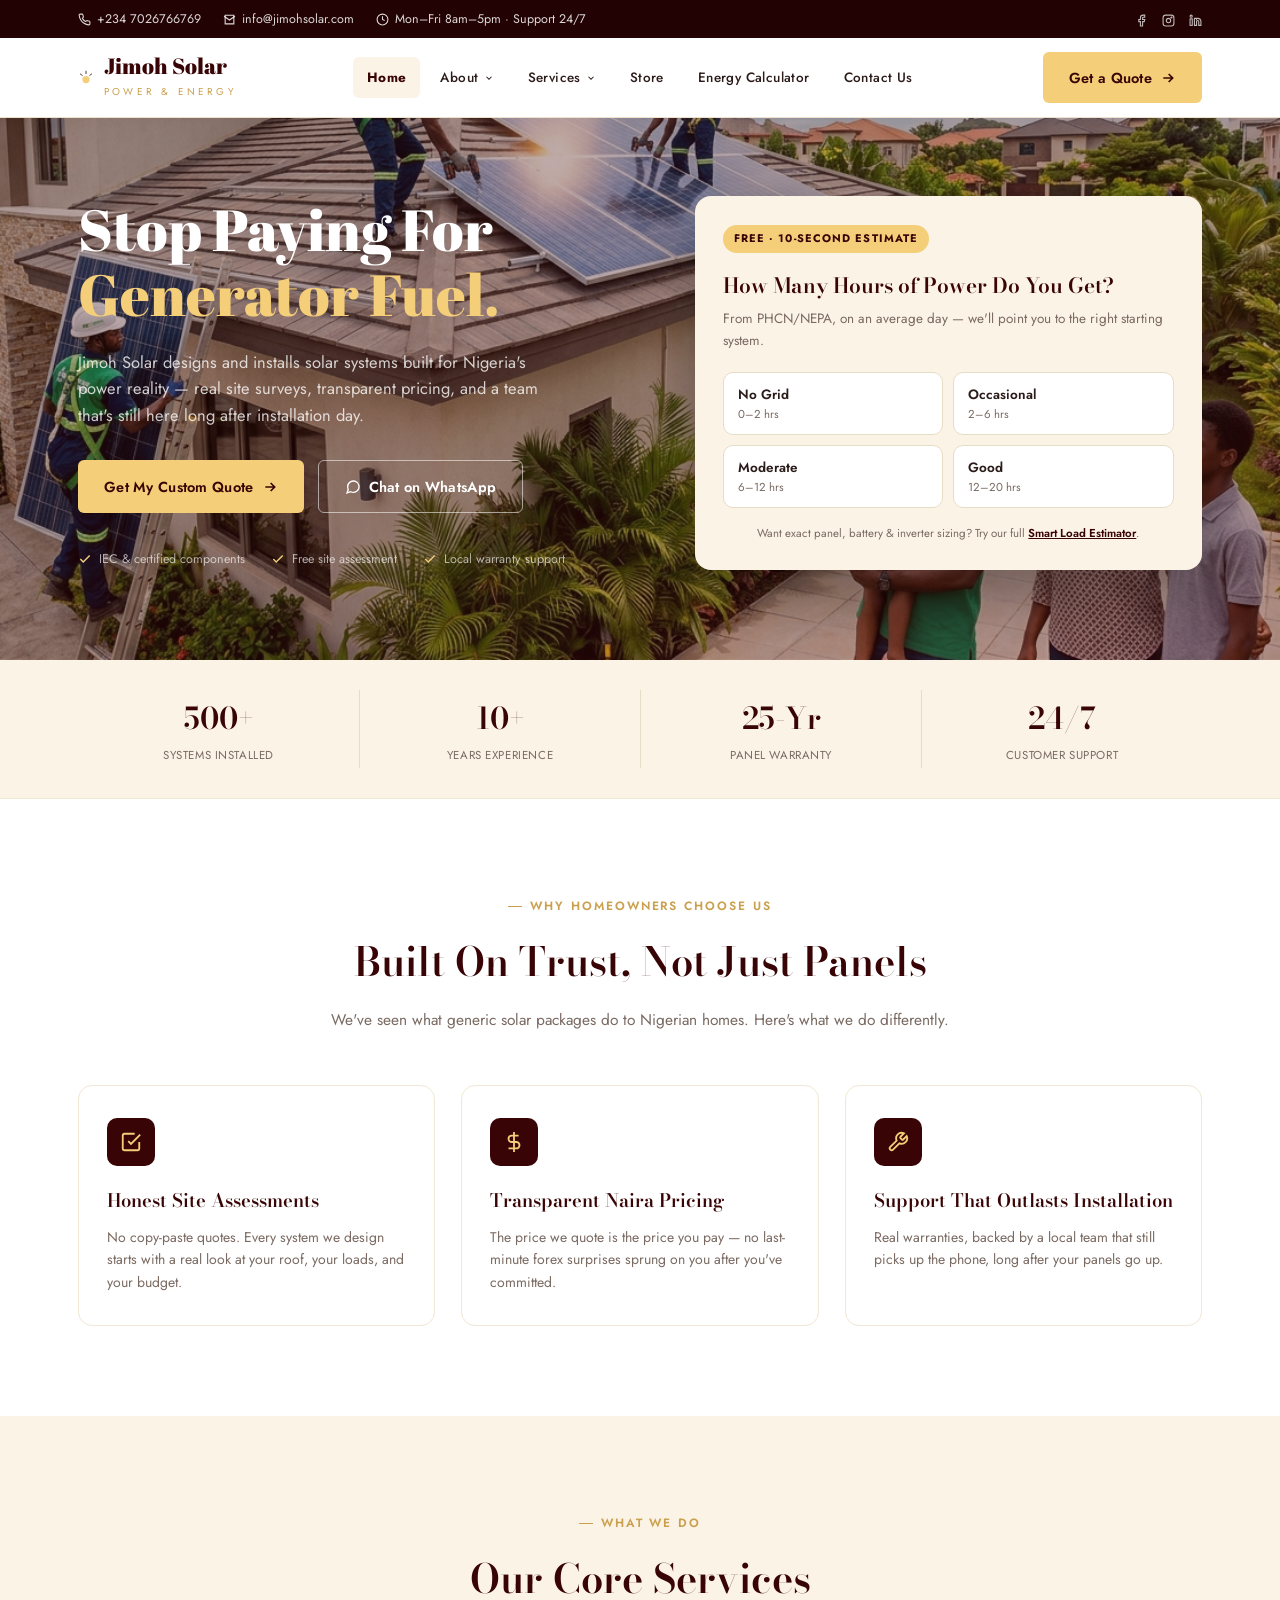
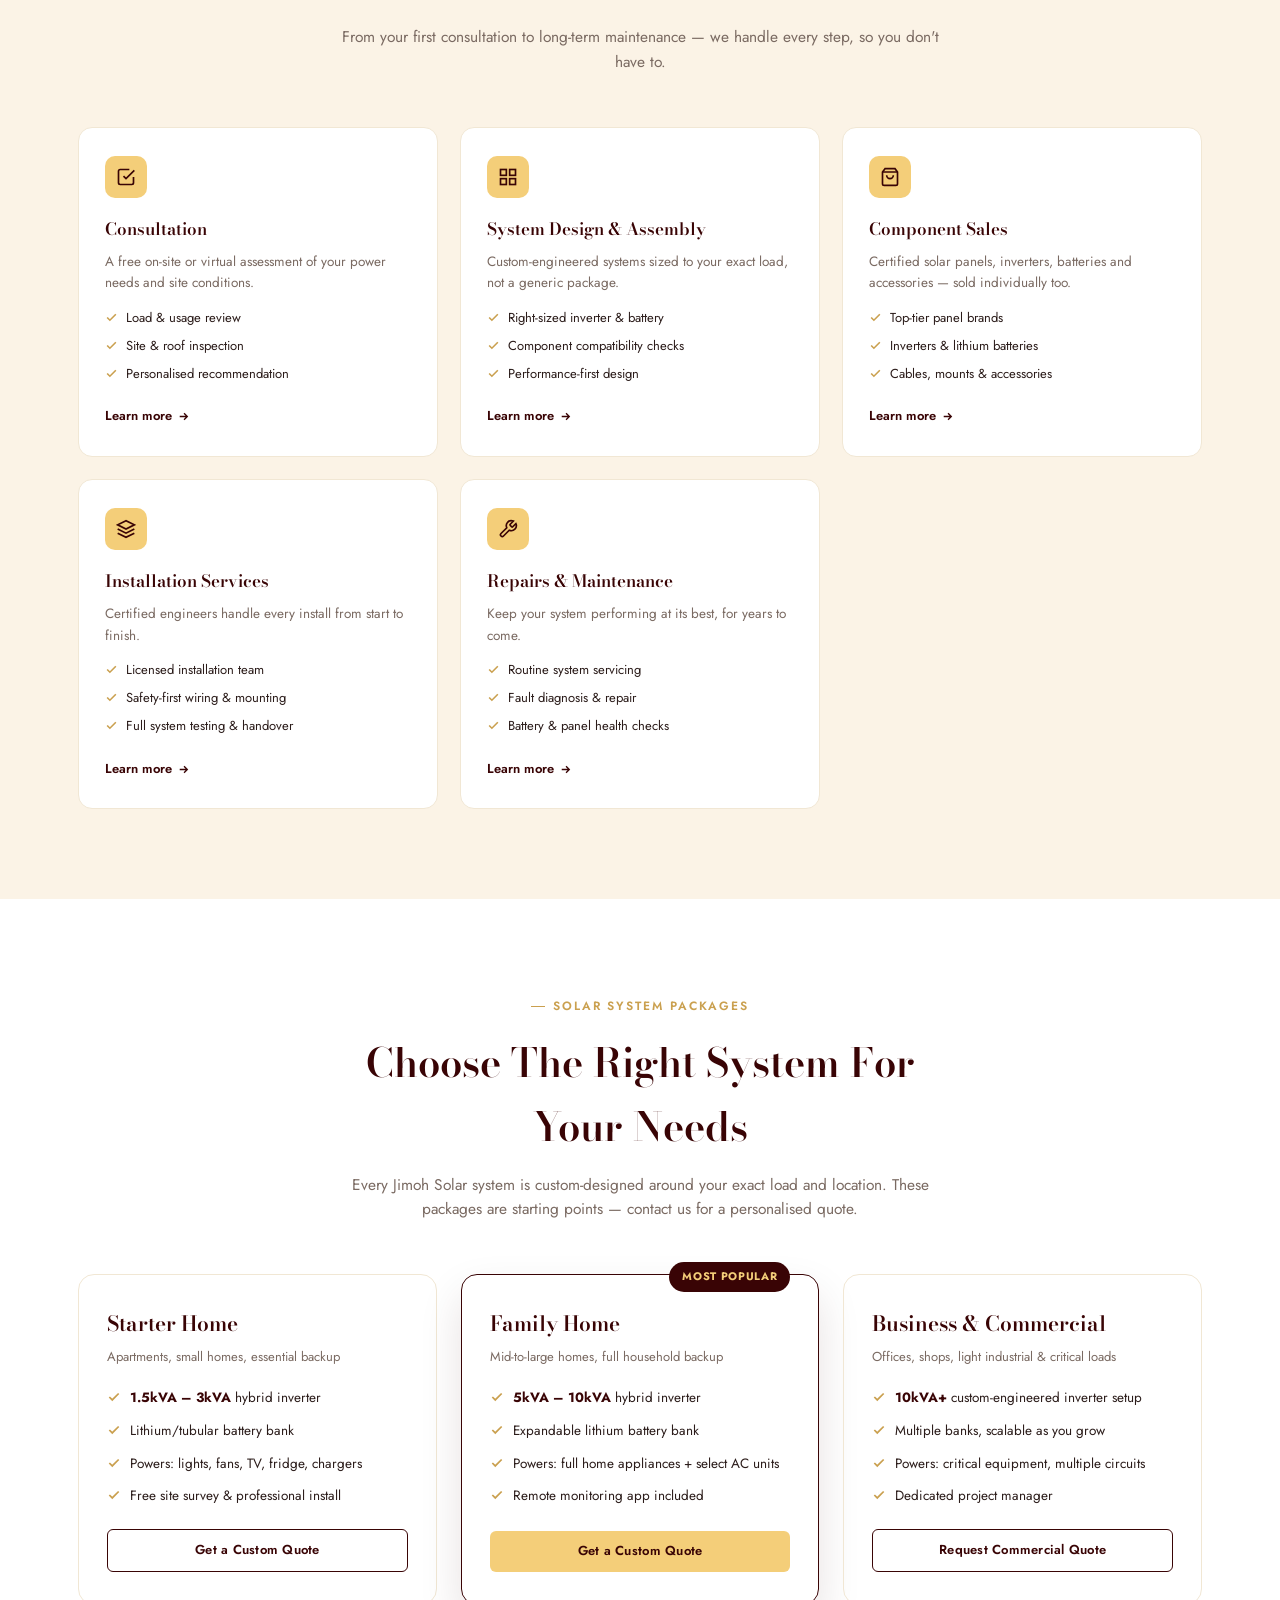
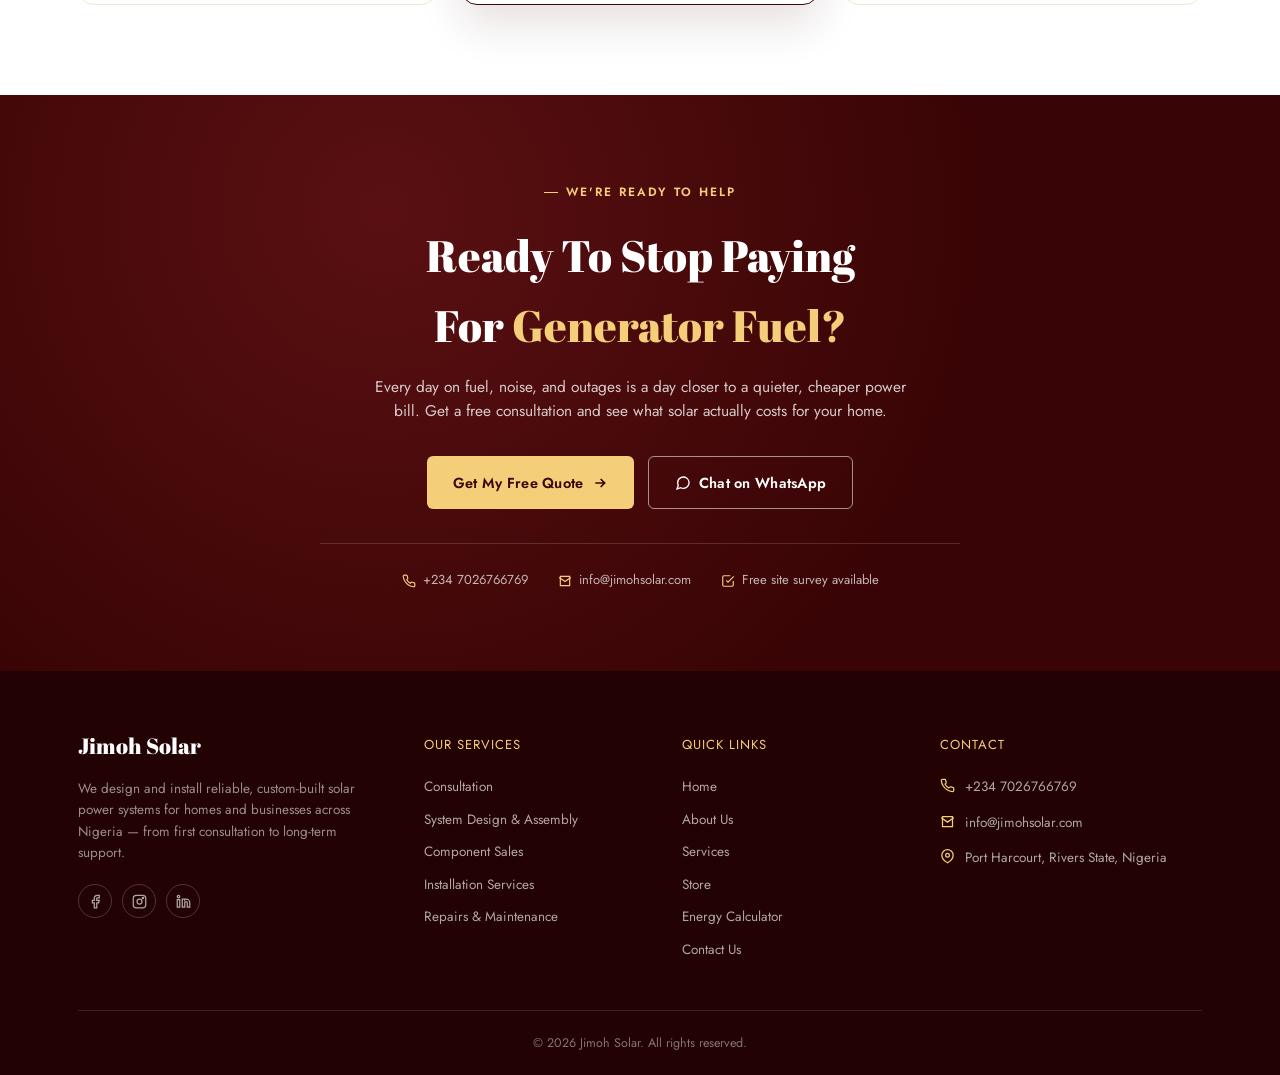
<file: index.html>
<!doctype html>
<html lang="en">
  <head>
    <meta charset="UTF-8" />
    <meta name="viewport" content="width=device-width, initial-scale=1.0" />
    <title>Jimoh Solar | Reliable Solar Power Systems in Nigeria</title>
    <meta
      name="description"
      content="Jimoh Solar designs and installs custom solar power systems for homes and businesses across Nigeria. Honest assessments, transparent pricing, real local support."
    />
    <link
      rel="icon"
      href="data:image/svg+xml,%3Csvg xmlns='http://www.w3.org/2000/svg' viewBox='0 0 34 34'%3E%3Crect width='34' height='34' fill='%23390405'/%3E%3Ccircle cx='17' cy='17' r='7' fill='%23f4ce79'/%3E%3C/svg%3E"
    />
    <link rel="preconnect" href="https://fonts.googleapis.com" />
    <link rel="preconnect" href="https://fonts.gstatic.com" crossorigin />
    <link
      href="https://fonts.googleapis.com/css2?family=Abril+Fatface&family=Bodoni+Moda:wght@400;500;600;700&family=Jost:wght@300;400;500;600;700&display=swap"
      rel="stylesheet"
    />
    <link rel="stylesheet" href="assets/css/base.css" />
    <link rel="stylesheet" href="assets/css/home.css" />
  </head>
  <body>
    <div id="site-header"></div>

    <section class="hero" id="home">
      <div class="wrap">
        <div>
          <h1>Stop Paying For <em>Generator Fuel.</em></h1>
          <p class="lead">
            Jimoh Solar designs and installs solar systems built for Nigeria's
            power reality — real site surveys, transparent pricing, and a team
            that's still here long after installation day.
          </p>
          <div class="hero-actions">
            <a href="contact.html" class="btn btn-gold"
              >Get My Custom Quote
              <svg
                width="16"
                height="16"
                viewBox="0 0 24 24"
                fill="none"
                stroke="currentColor"
                stroke-width="2.5"
              >
                <path d="M5 12h14M13 6l6 6-6 6" />
              </svg>
            </a>
            <a
              href="https://wa.me/2348000000000?text=Hi%20Jimoh%20Solar%2C%20I%27d%20like%20to%20know%20more%20about%20your%20solar%20systems."
              target="_blank"
              class="btn btn-outline-light"
            >
              <svg
                width="16"
                height="16"
                viewBox="0 0 24 24"
                fill="none"
                stroke="currentColor"
                stroke-width="2"
              >
                <path
                  d="M21 11.5a8.38 8.38 0 0 1-.9 3.8 8.5 8.5 0 0 1-7.6 4.7 8.38 8.38 0 0 1-3.8-.9L3 21l1.9-5.7a8.38 8.38 0 0 1-.9-3.8 8.5 8.5 0 0 1 4.7-7.6 8.38 8.38 0 0 1 3.8-.9h.5a8.48 8.48 0 0 1 8 8v.5z"
                />
              </svg>
              Chat on WhatsApp
            </a>
          </div>
          <div class="hero-trust">
            <div>
              <svg
                width="14"
                height="14"
                viewBox="0 0 24 24"
                fill="none"
                stroke="currentColor"
                stroke-width="2.5"
              >
                <path d="M20 6L9 17l-5-5" />
              </svg>
              IEC &amp; certified components
            </div>
            <div>
              <svg
                width="14"
                height="14"
                viewBox="0 0 24 24"
                fill="none"
                stroke="currentColor"
                stroke-width="2.5"
              >
                <path d="M20 6L9 17l-5-5" />
              </svg>
              Free site assessment
            </div>
            <div>
              <svg
                width="14"
                height="14"
                viewBox="0 0 24 24"
                fill="none"
                stroke="currentColor"
                stroke-width="2.5"
              >
                <path d="M20 6L9 17l-5-5" />
              </svg>
              Local warranty support
            </div>
          </div>
        </div>

        <div class="estimator-card reveal" id="estimator">
          <span class="e-tag">Free · 10-Second Estimate</span>
          <h3>How Many Hours of Power Do You Get?</h3>
          <p class="e-sub">
            From PHCN/NEPA, on an average day — we'll point you to the right
            starting system.
          </p>
          <div class="est-options" id="estOptions">
            <button class="est-option" data-tier="off-grid">
              <strong>No Grid</strong><span>0–2 hrs</span>
            </button>
            <button class="est-option" data-tier="hybrid-heavy">
              <strong>Occasional</strong><span>2–6 hrs</span>
            </button>
            <button class="est-option" data-tier="hybrid-light">
              <strong>Moderate</strong><span>6–12 hrs</span>
            </button>
            <button class="est-option" data-tier="backup-light">
              <strong>Good</strong><span>12–20 hrs</span>
            </button>
          </div>
          <div class="estimator-result" id="estimatorResult" hidden>
            <p class="r-label">Based on your supply, you likely need:</p>
            <p class="r-tier" id="resultTier">—</p>
            <p class="r-desc" id="resultDesc">—</p>
            <a href="estimator.html" class="btn btn-gold btn-small"
              >Get My Full Breakdown</a
            >
          </div>
          <p class="estimator-note">
            Want exact panel, battery &amp; inverter sizing? Try our full
            <a
              href="estimator.html"
              style="
                color: var(--espresso);
                font-weight: 600;
                text-decoration: underline;
              "
              >Smart Load Estimator</a
            >.
          </p>
        </div>
      </div>
    </section>

    <div class="trust-strip">
      <div class="wrap">
        <div class="trust-item">
          <div class="num">500+</div>
          <div class="label">Systems Installed</div>
        </div>
        <div class="trust-item">
          <div class="num">10+</div>
          <div class="label">Years Experience</div>
        </div>
        <div class="trust-item">
          <div class="num">25-Yr</div>
          <div class="label">Panel Warranty</div>
        </div>
        <div class="trust-item">
          <div class="num">24/7</div>
          <div class="label">Customer Support</div>
        </div>
      </div>
    </div>

    <section class="why-us" id="why-us">
      <div class="wrap">
        <div class="section-head reveal">
          <span class="eyebrow">Why Homeowners Choose Us</span>
          <h2>Built On Trust, Not Just Panels</h2>
          <p>
            We've seen what generic solar packages do to Nigerian homes. Here's
            what we do differently.
          </p>
        </div>
        <div class="why-grid">
          <div class="why-card reveal">
            <div class="icon">
              <svg
                width="22"
                height="22"
                viewBox="0 0 24 24"
                fill="none"
                stroke="currentColor"
                stroke-width="2"
              >
                <path d="M9 11l3 3L22 4" />
                <path
                  d="M21 12v7a2 2 0 0 1-2 2H5a2 2 0 0 1-2-2V5a2 2 0 0 1 2-2h11"
                />
              </svg>
            </div>
            <h3>Honest Site Assessments</h3>
            <p>
              No copy-paste quotes. Every system we design starts with a real
              look at your roof, your loads, and your budget.
            </p>
          </div>
          <div class="why-card reveal">
            <div class="icon">
              <svg
                width="22"
                height="22"
                viewBox="0 0 24 24"
                fill="none"
                stroke="currentColor"
                stroke-width="2"
              >
                <path
                  d="M12 1v22M17 5H9.5a3.5 3.5 0 0 0 0 7h5a3.5 3.5 0 0 1 0 7H6"
                />
              </svg>
            </div>
            <h3>Transparent Naira Pricing</h3>
            <p>
              The price we quote is the price you pay — no last-minute forex
              surprises sprung on you after you've committed.
            </p>
          </div>
          <div class="why-card reveal">
            <div class="icon">
              <svg
                width="22"
                height="22"
                viewBox="0 0 24 24"
                fill="none"
                stroke="currentColor"
                stroke-width="2"
              >
                <path
                  d="M14.7 6.3a1 1 0 0 0 0 1.4l1.6 1.6a1 1 0 0 0 1.4 0l3.77-3.77a6 6 0 0 1-7.94 7.94l-6.91 6.91a2.12 2.12 0 0 1-3-3l6.91-6.91a6 6 0 0 1 7.94-7.94l-3.76 3.76z"
                />
              </svg>
            </div>
            <h3>Support That Outlasts Installation</h3>
            <p>
              Real warranties, backed by a local team that still picks up the
              phone, long after your panels go up.
            </p>
          </div>
        </div>
      </div>
    </section>

    <section class="services" id="services">
      <div class="wrap">
        <div class="section-head reveal">
          <span class="eyebrow">What We Do</span>
          <h2>Our Core Services</h2>
          <p>
            From your first consultation to long-term maintenance — we handle
            every step, so you don't have to.
          </p>
        </div>
        <div class="services-grid">
          <div class="service-card reveal">
            <div class="icon">
              <svg
                width="20"
                height="20"
                viewBox="0 0 24 24"
                fill="none"
                stroke="currentColor"
                stroke-width="2"
              >
                <path d="M9 11l3 3L22 4" />
                <path
                  d="M21 12v7a2 2 0 0 1-2 2H5a2 2 0 0 1-2-2V5a2 2 0 0 1 2-2h11"
                />
              </svg>
            </div>
            <h3>Consultation</h3>
            <p>
              A free on-site or virtual assessment of your power needs and site
              conditions.
            </p>
            <ul>
              <li>
                <svg
                  width="13"
                  height="13"
                  viewBox="0 0 24 24"
                  fill="none"
                  stroke="currentColor"
                  stroke-width="3"
                >
                  <path d="M20 6L9 17l-5-5" />
                </svg>
                Load &amp; usage review
              </li>
              <li>
                <svg
                  width="13"
                  height="13"
                  viewBox="0 0 24 24"
                  fill="none"
                  stroke="currentColor"
                  stroke-width="3"
                >
                  <path d="M20 6L9 17l-5-5" />
                </svg>
                Site &amp; roof inspection
              </li>
              <li>
                <svg
                  width="13"
                  height="13"
                  viewBox="0 0 24 24"
                  fill="none"
                  stroke="currentColor"
                  stroke-width="3"
                >
                  <path d="M20 6L9 17l-5-5" />
                </svg>
                Personalised recommendation
              </li>
            </ul>
            <a href="services.html#consultation" class="learn"
              >Learn more
              <svg
                width="13"
                height="13"
                viewBox="0 0 24 24"
                fill="none"
                stroke="currentColor"
                stroke-width="2.5"
              >
                <path d="M5 12h14M13 6l6 6-6 6" /></svg
            ></a>
          </div>

          <div class="service-card reveal">
            <div class="icon">
              <svg
                width="20"
                height="20"
                viewBox="0 0 24 24"
                fill="none"
                stroke="currentColor"
                stroke-width="2"
              >
                <rect x="3" y="3" width="7" height="7" />
                <rect x="14" y="3" width="7" height="7" />
                <rect x="14" y="14" width="7" height="7" />
                <rect x="3" y="14" width="7" height="7" />
              </svg>
            </div>
            <h3>System Design &amp; Assembly</h3>
            <p>
              Custom-engineered systems sized to your exact load, not a generic
              package.
            </p>
            <ul>
              <li>
                <svg
                  width="13"
                  height="13"
                  viewBox="0 0 24 24"
                  fill="none"
                  stroke="currentColor"
                  stroke-width="3"
                >
                  <path d="M20 6L9 17l-5-5" />
                </svg>
                Right-sized inverter &amp; battery
              </li>
              <li>
                <svg
                  width="13"
                  height="13"
                  viewBox="0 0 24 24"
                  fill="none"
                  stroke="currentColor"
                  stroke-width="3"
                >
                  <path d="M20 6L9 17l-5-5" />
                </svg>
                Component compatibility checks
              </li>
              <li>
                <svg
                  width="13"
                  height="13"
                  viewBox="0 0 24 24"
                  fill="none"
                  stroke="currentColor"
                  stroke-width="3"
                >
                  <path d="M20 6L9 17l-5-5" />
                </svg>
                Performance-first design
              </li>
            </ul>
            <a href="services.html#design-assembly" class="learn"
              >Learn more
              <svg
                width="13"
                height="13"
                viewBox="0 0 24 24"
                fill="none"
                stroke="currentColor"
                stroke-width="2.5"
              >
                <path d="M5 12h14M13 6l6 6-6 6" /></svg
            ></a>
          </div>

          <div class="service-card reveal">
            <div class="icon">
              <svg
                width="20"
                height="20"
                viewBox="0 0 24 24"
                fill="none"
                stroke="currentColor"
                stroke-width="2"
              >
                <path d="M6 2L3 6v14a2 2 0 0 0 2 2h14a2 2 0 0 0 2-2V6l-3-4z" />
                <path d="M3 6h18M16 10a4 4 0 0 1-8 0" />
              </svg>
            </div>
            <h3>Component Sales</h3>
            <p>
              Certified solar panels, inverters, batteries and accessories —
              sold individually too.
            </p>
            <ul>
              <li>
                <svg
                  width="13"
                  height="13"
                  viewBox="0 0 24 24"
                  fill="none"
                  stroke="currentColor"
                  stroke-width="3"
                >
                  <path d="M20 6L9 17l-5-5" />
                </svg>
                Top-tier panel brands
              </li>
              <li>
                <svg
                  width="13"
                  height="13"
                  viewBox="0 0 24 24"
                  fill="none"
                  stroke="currentColor"
                  stroke-width="3"
                >
                  <path d="M20 6L9 17l-5-5" />
                </svg>
                Inverters &amp; lithium batteries
              </li>
              <li>
                <svg
                  width="13"
                  height="13"
                  viewBox="0 0 24 24"
                  fill="none"
                  stroke="currentColor"
                  stroke-width="3"
                >
                  <path d="M20 6L9 17l-5-5" />
                </svg>
                Cables, mounts &amp; accessories
              </li>
            </ul>
            <a href="services.html#component-sales" class="learn"
              >Learn more
              <svg
                width="13"
                height="13"
                viewBox="0 0 24 24"
                fill="none"
                stroke="currentColor"
                stroke-width="2.5"
              >
                <path d="M5 12h14M13 6l6 6-6 6" /></svg
            ></a>
          </div>

          <div class="service-card reveal">
            <div class="icon">
              <svg
                width="20"
                height="20"
                viewBox="0 0 24 24"
                fill="none"
                stroke="currentColor"
                stroke-width="2"
              >
                <path d="M12 2L2 7l10 5 10-5-10-5z" />
                <path d="M2 17l10 5 10-5M2 12l10 5 10-5" />
              </svg>
            </div>
            <h3>Installation Services</h3>
            <p>
              Certified engineers handle every install from start to finish.
            </p>
            <ul>
              <li>
                <svg
                  width="13"
                  height="13"
                  viewBox="0 0 24 24"
                  fill="none"
                  stroke="currentColor"
                  stroke-width="3"
                >
                  <path d="M20 6L9 17l-5-5" />
                </svg>
                Licensed installation team
              </li>
              <li>
                <svg
                  width="13"
                  height="13"
                  viewBox="0 0 24 24"
                  fill="none"
                  stroke="currentColor"
                  stroke-width="3"
                >
                  <path d="M20 6L9 17l-5-5" />
                </svg>
                Safety-first wiring &amp; mounting
              </li>
              <li>
                <svg
                  width="13"
                  height="13"
                  viewBox="0 0 24 24"
                  fill="none"
                  stroke="currentColor"
                  stroke-width="3"
                >
                  <path d="M20 6L9 17l-5-5" />
                </svg>
                Full system testing &amp; handover
              </li>
            </ul>
            <a href="services.html#installation" class="learn"
              >Learn more
              <svg
                width="13"
                height="13"
                viewBox="0 0 24 24"
                fill="none"
                stroke="currentColor"
                stroke-width="2.5"
              >
                <path d="M5 12h14M13 6l6 6-6 6" /></svg
            ></a>
          </div>

          <div class="service-card reveal">
            <div class="icon">
              <svg
                width="20"
                height="20"
                viewBox="0 0 24 24"
                fill="none"
                stroke="currentColor"
                stroke-width="2"
              >
                <path
                  d="M14.7 6.3a1 1 0 0 0 0 1.4l1.6 1.6a1 1 0 0 0 1.4 0l3.77-3.77a6 6 0 0 1-7.94 7.94l-6.91 6.91a2.12 2.12 0 0 1-3-3l6.91-6.91a6 6 0 0 1 7.94-7.94l-3.76 3.76z"
                />
              </svg>
            </div>
            <h3>Repairs &amp; Maintenance</h3>
            <p>Keep your system performing at its best, for years to come.</p>
            <ul>
              <li>
                <svg
                  width="13"
                  height="13"
                  viewBox="0 0 24 24"
                  fill="none"
                  stroke="currentColor"
                  stroke-width="3"
                >
                  <path d="M20 6L9 17l-5-5" />
                </svg>
                Routine system servicing
              </li>
              <li>
                <svg
                  width="13"
                  height="13"
                  viewBox="0 0 24 24"
                  fill="none"
                  stroke="currentColor"
                  stroke-width="3"
                >
                  <path d="M20 6L9 17l-5-5" />
                </svg>
                Fault diagnosis &amp; repair
              </li>
              <li>
                <svg
                  width="13"
                  height="13"
                  viewBox="0 0 24 24"
                  fill="none"
                  stroke="currentColor"
                  stroke-width="3"
                >
                  <path d="M20 6L9 17l-5-5" />
                </svg>
                Battery &amp; panel health checks
              </li>
            </ul>
            <a href="services.html#repairs" class="learn"
              >Learn more
              <svg
                width="13"
                height="13"
                viewBox="0 0 24 24"
                fill="none"
                stroke="currentColor"
                stroke-width="2.5"
              >
                <path d="M5 12h14M13 6l6 6-6 6" /></svg
            ></a>
          </div>
        </div>
      </div>
    </section>

    <section class="packages" id="packages">
      <div class="wrap">
        <div class="section-head reveal">
          <span class="eyebrow">Solar System Packages</span>
          <h2>Choose The Right System For Your Needs</h2>
          <p>
            Every Jimoh Solar system is custom-designed around your exact load
            and location. These packages are starting points — contact us for a
            personalised quote.
          </p>
        </div>
        <div class="pkg-grid">
          <div class="pkg-card reveal">
            <h3>Starter Home</h3>
            <p class="pkg-for">Apartments, small homes, essential backup</p>
            <ul class="pkg-specs">
              <li>
                <svg
                  width="14"
                  height="14"
                  viewBox="0 0 24 24"
                  fill="none"
                  stroke="currentColor"
                  stroke-width="3"
                >
                  <path d="M20 6L9 17l-5-5" />
                </svg>
                <span><b>1.5kVA – 3kVA</b> hybrid inverter</span>
              </li>
              <li>
                <svg
                  width="14"
                  height="14"
                  viewBox="0 0 24 24"
                  fill="none"
                  stroke="currentColor"
                  stroke-width="3"
                >
                  <path d="M20 6L9 17l-5-5" />
                </svg>
                <span>Lithium/tubular battery bank</span>
              </li>
              <li>
                <svg
                  width="14"
                  height="14"
                  viewBox="0 0 24 24"
                  fill="none"
                  stroke="currentColor"
                  stroke-width="3"
                >
                  <path d="M20 6L9 17l-5-5" />
                </svg>
                <span>Powers: lights, fans, TV, fridge, chargers</span>
              </li>
              <li>
                <svg
                  width="14"
                  height="14"
                  viewBox="0 0 24 24"
                  fill="none"
                  stroke="currentColor"
                  stroke-width="3"
                >
                  <path d="M20 6L9 17l-5-5" />
                </svg>
                <span>Free site survey &amp; professional install</span>
              </li>
            </ul>
            <a href="contact.html" class="btn btn-outline-dark btn-small"
              >Get a Custom Quote</a
            >
          </div>

          <div class="pkg-card popular reveal">
            <span class="pkg-badge">Most Popular</span>
            <h3>Family Home</h3>
            <p class="pkg-for">Mid-to-large homes, full household backup</p>
            <ul class="pkg-specs">
              <li>
                <svg
                  width="14"
                  height="14"
                  viewBox="0 0 24 24"
                  fill="none"
                  stroke="currentColor"
                  stroke-width="3"
                >
                  <path d="M20 6L9 17l-5-5" />
                </svg>
                <span><b>5kVA – 10kVA</b> hybrid inverter</span>
              </li>
              <li>
                <svg
                  width="14"
                  height="14"
                  viewBox="0 0 24 24"
                  fill="none"
                  stroke="currentColor"
                  stroke-width="3"
                >
                  <path d="M20 6L9 17l-5-5" />
                </svg>
                <span>Expandable lithium battery bank</span>
              </li>
              <li>
                <svg
                  width="14"
                  height="14"
                  viewBox="0 0 24 24"
                  fill="none"
                  stroke="currentColor"
                  stroke-width="3"
                >
                  <path d="M20 6L9 17l-5-5" />
                </svg>
                <span>Powers: full home appliances + select AC units</span>
              </li>
              <li>
                <svg
                  width="14"
                  height="14"
                  viewBox="0 0 24 24"
                  fill="none"
                  stroke="currentColor"
                  stroke-width="3"
                >
                  <path d="M20 6L9 17l-5-5" />
                </svg>
                <span>Remote monitoring app included</span>
              </li>
            </ul>
            <a href="contact.html" class="btn btn-gold btn-small"
              >Get a Custom Quote</a
            >
          </div>

          <div class="pkg-card reveal">
            <h3>Business &amp; Commercial</h3>
            <p class="pkg-for">
              Offices, shops, light industrial &amp; critical loads
            </p>
            <ul class="pkg-specs">
              <li>
                <svg
                  width="14"
                  height="14"
                  viewBox="0 0 24 24"
                  fill="none"
                  stroke="currentColor"
                  stroke-width="3"
                >
                  <path d="M20 6L9 17l-5-5" />
                </svg>
                <span><b>10kVA+</b> custom-engineered inverter setup</span>
              </li>
              <li>
                <svg
                  width="14"
                  height="14"
                  viewBox="0 0 24 24"
                  fill="none"
                  stroke="currentColor"
                  stroke-width="3"
                >
                  <path d="M20 6L9 17l-5-5" />
                </svg>
                <span>Multiple banks, scalable as you grow</span>
              </li>
              <li>
                <svg
                  width="14"
                  height="14"
                  viewBox="0 0 24 24"
                  fill="none"
                  stroke="currentColor"
                  stroke-width="3"
                >
                  <path d="M20 6L9 17l-5-5" />
                </svg>
                <span>Powers: critical equipment, multiple circuits</span>
              </li>
              <li>
                <svg
                  width="14"
                  height="14"
                  viewBox="0 0 24 24"
                  fill="none"
                  stroke="currentColor"
                  stroke-width="3"
                >
                  <path d="M20 6L9 17l-5-5" />
                </svg>
                <span>Dedicated project manager</span>
              </li>
            </ul>
            <a href="contact.html" class="btn btn-outline-dark btn-small"
              >Request Commercial Quote</a
            >
          </div>
        </div>
      </div>
    </section>

    <section class="final-cta" id="contact">
      <div class="wrap">
        <span class="eyebrow">We're Ready To Help</span>
        <h2>Ready To Stop Paying<br />For <em>Generator Fuel?</em></h2>
        <p>
          Every day on fuel, noise, and outages is a day closer to a quieter,
          cheaper power bill. Get a free consultation and see what solar
          actually costs for your home.
        </p>
        <div class="final-actions">
          <a href="contact.html" class="btn btn-gold"
            >Get My Free Quote
            <svg
              width="16"
              height="16"
              viewBox="0 0 24 24"
              fill="none"
              stroke="currentColor"
              stroke-width="2.5"
            >
              <path d="M5 12h14M13 6l6 6-6 6" />
            </svg>
          </a>
          <a
            href="https://wa.me/2348000000000?text=Hi%20Jimoh%20Solar%2C%20I%27d%20like%20to%20know%20more%20about%20your%20solar%20systems."
            target="_blank"
            class="btn btn-outline-light"
          >
            <svg
              width="16"
              height="16"
              viewBox="0 0 24 24"
              fill="none"
              stroke="currentColor"
              stroke-width="2"
            >
              <path
                d="M21 11.5a8.38 8.38 0 0 1-.9 3.8 8.5 8.5 0 0 1-7.6 4.7 8.38 8.38 0 0 1-3.8-.9L3 21l1.9-5.7a8.38 8.38 0 0 1-.9-3.8 8.5 8.5 0 0 1 4.7-7.6 8.38 8.38 0 0 1 3.8-.9h.5a8.48 8.48 0 0 1 8 8v.5z"
              />
            </svg>
            Chat on WhatsApp
          </a>
        </div>
        <div class="final-contact">
          <span
            ><svg
              width="14"
              height="14"
              viewBox="0 0 24 24"
              fill="none"
              stroke="currentColor"
              stroke-width="2"
            >
              <path
                d="M22 16.92v3a2 2 0 0 1-2.18 2 19.79 19.79 0 0 1-8.63-3.07 19.5 19.5 0 0 1-6-6 19.79 19.79 0 0 1-3.07-8.67A2 2 0 0 1 4.11 2h3a2 2 0 0 1 2 1.72c.127.96.361 1.903.7 2.81a2 2 0 0 1-.45 2.11L8.09 9.91a16 16 0 0 0 6 6l1.27-1.27a2 2 0 0 1 2.11-.45c.907.339 1.85.573 2.81.7A2 2 0 0 1 22 16.92z"
              />
            </svg>
            +234 7026766769</span
          >
          <span
            ><svg
              width="14"
              height="14"
              viewBox="0 0 24 24"
              fill="none"
              stroke="currentColor"
              stroke-width="2"
            >
              <path d="M4 4h16v16H4z" />
              <path d="M22 6l-10 7L2 6" />
            </svg>
            info@jimohsolar.com</span
          >
          <span
            ><svg
              width="14"
              height="14"
              viewBox="0 0 24 24"
              fill="none"
              stroke="currentColor"
              stroke-width="2"
            >
              <path d="M9 11l3 3L22 4" />
              <path
                d="M21 12v7a2 2 0 0 1-2 2H5a2 2 0 0 1-2-2V5a2 2 0 0 1 2-2h11"
              />
            </svg>
            Free site survey available</span
          >
        </div>
      </div>
    </section>

    <div id="site-footer"></div>

    <script src="assets/js/partials.js"></script>
    <script>
      loadPartials('home');
    </script>
    <script src="assets/js/home.js"></script>
    <script type="text/javascript">
      var Tawk_API = Tawk_API || {},
        Tawk_LoadStart = new Date();
      (function () {
        var s1 = document.createElement('script'),
          s0 = document.getElementsByTagName('script')[0];
        s1.async = true;
        s1.src = 'https://embed.tawk.to/6a3ef3ccbf47421d4a0ca175/default';
        s1.charset = 'UTF-8';
        s1.setAttribute('crossorigin', '*');
        s0.parentNode.insertBefore(s1, s0);
      })();
    </script>
  </body>
</html>
</file>
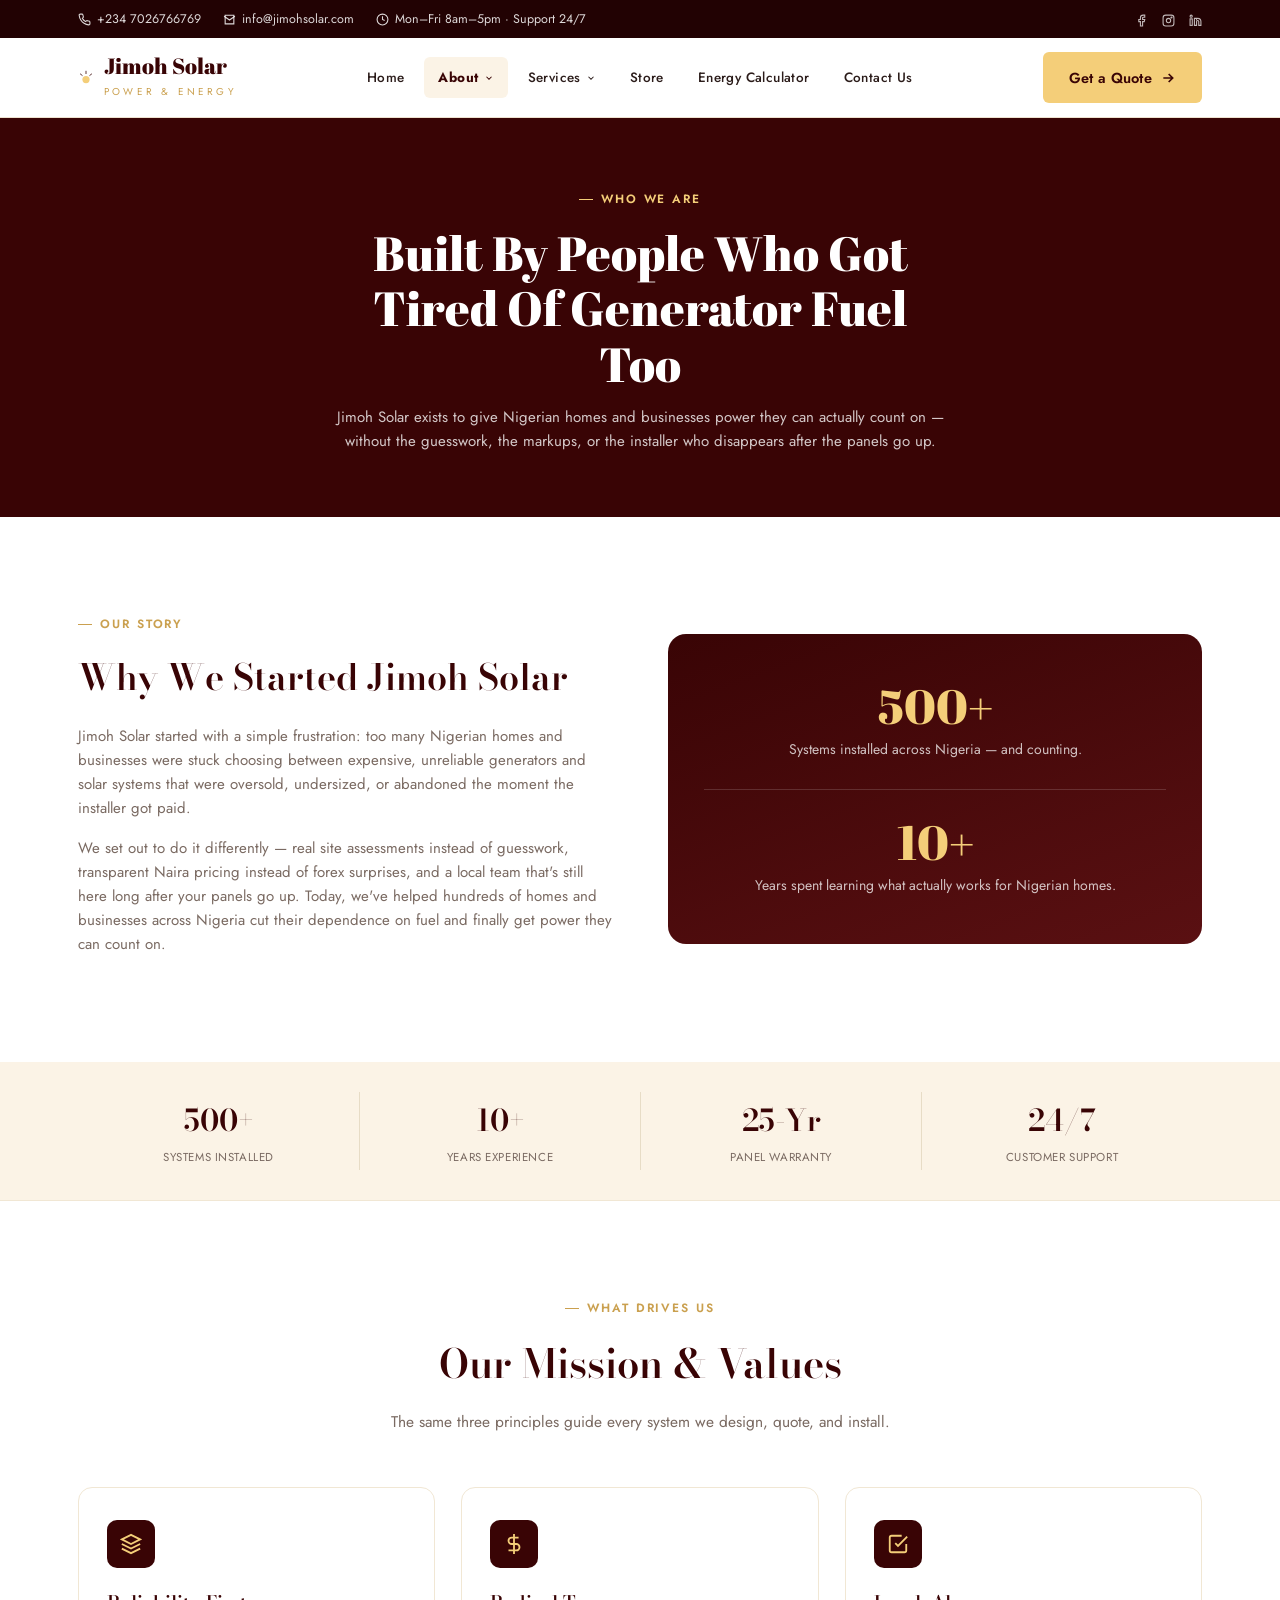
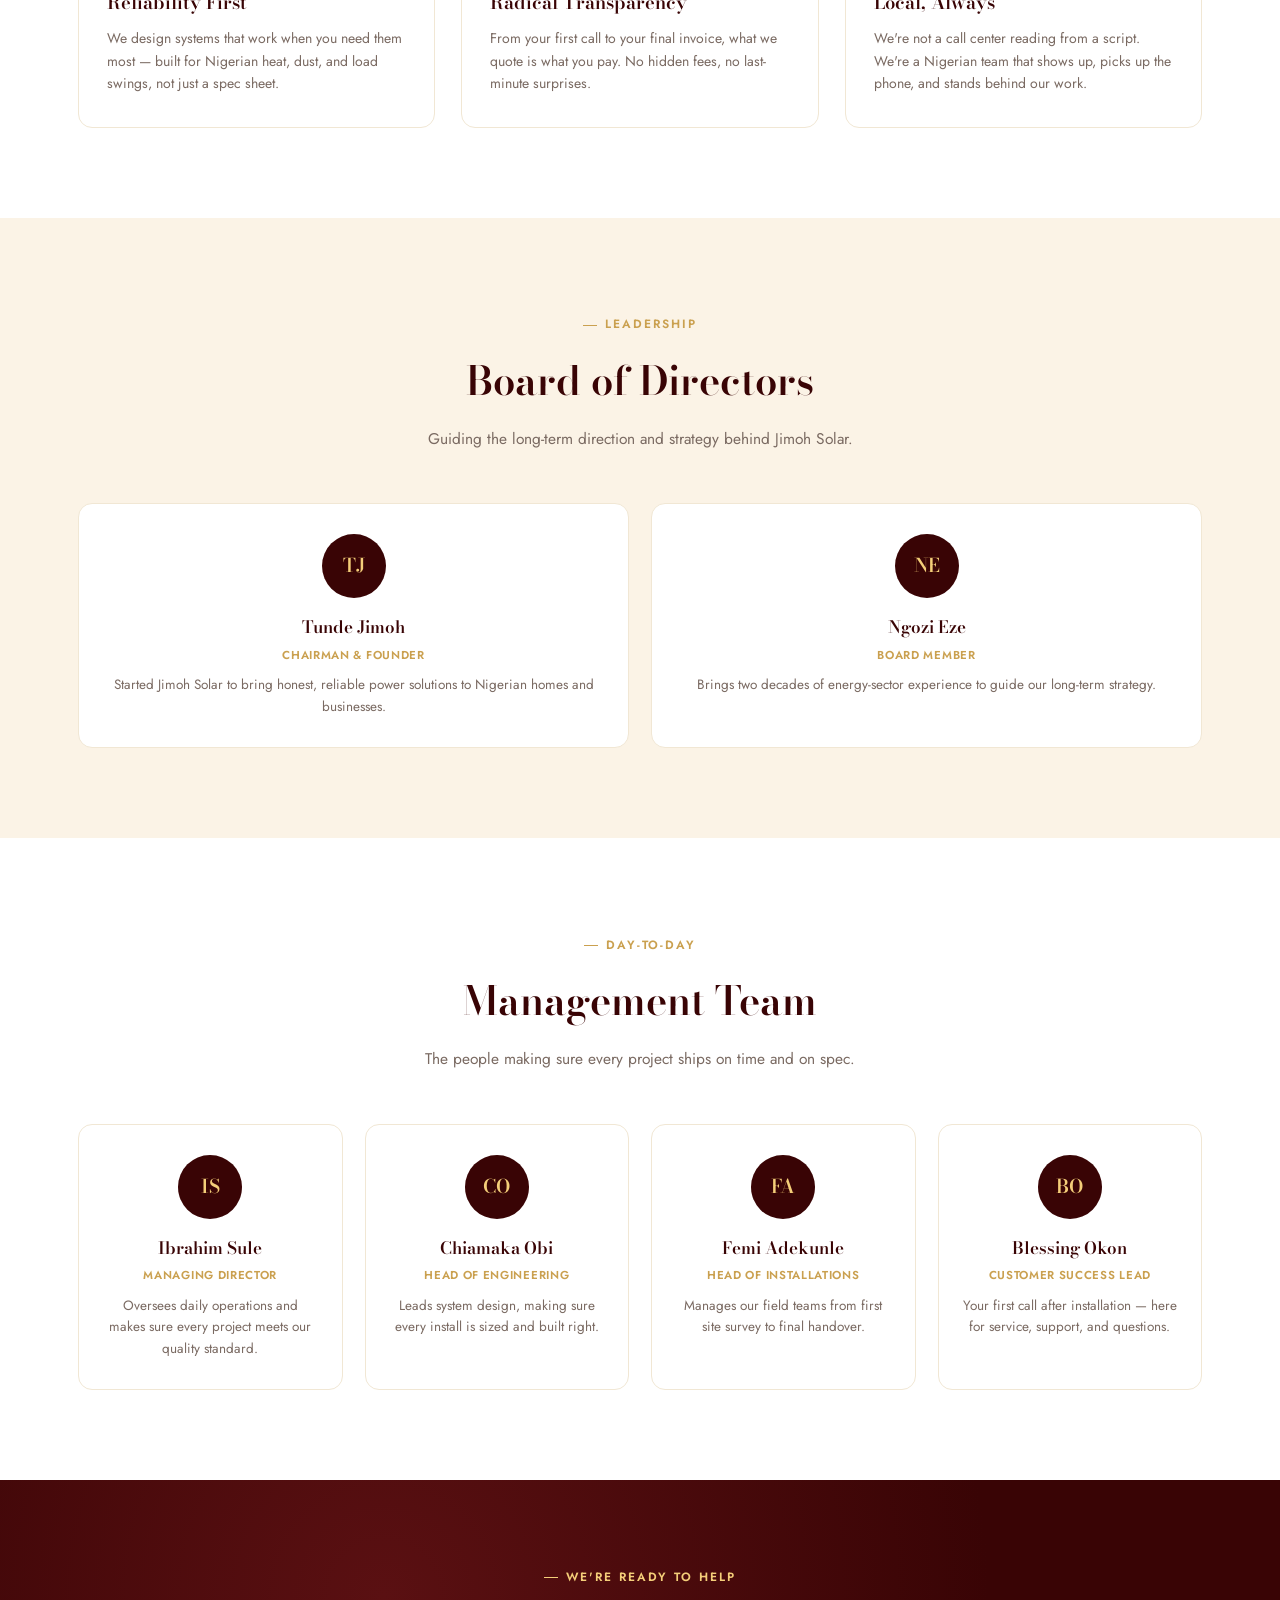
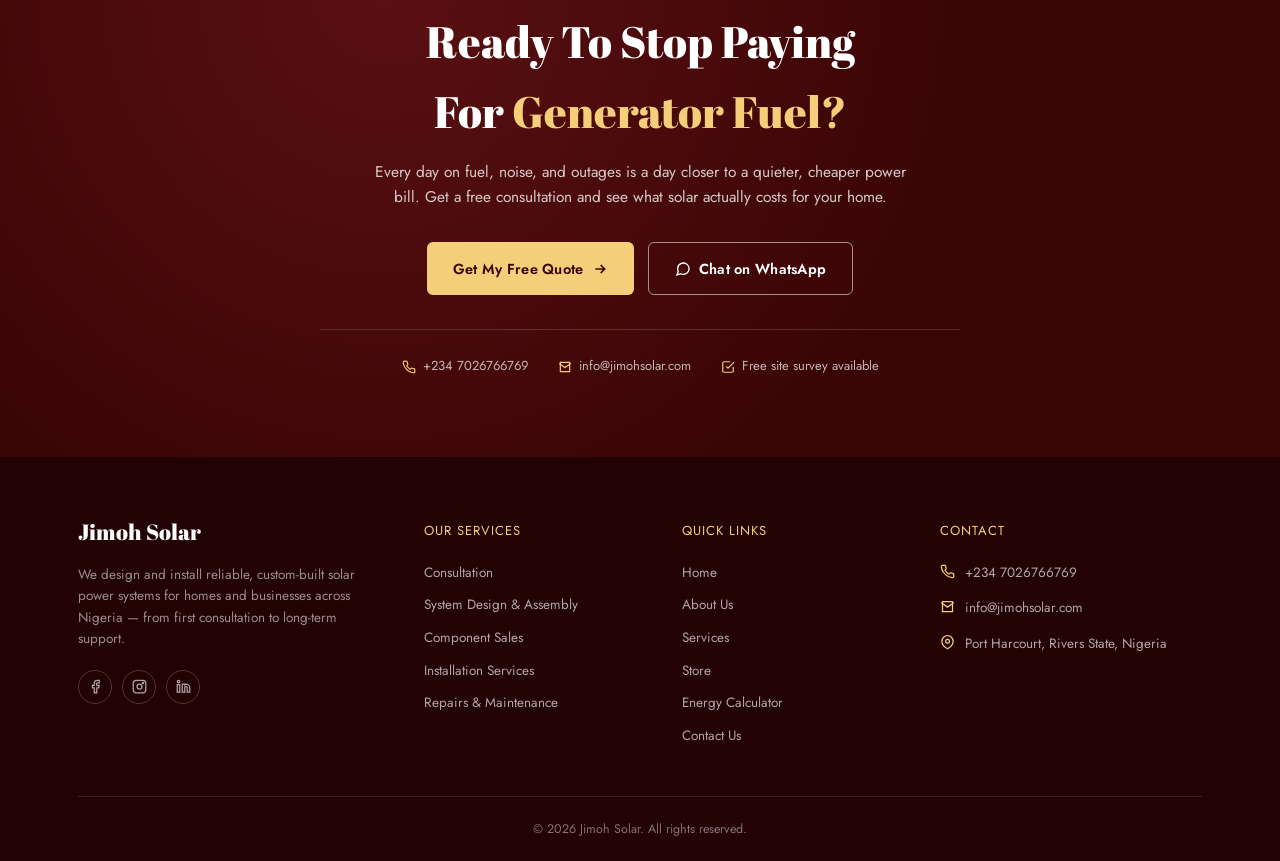
<file: about.html>
<!doctype html>
<html lang="en">
  <head>
    <meta charset="UTF-8" />
    <meta name="viewport" content="width=device-width, initial-scale=1.0" />
    <title>About Us | Jimoh Solar</title>
    <meta
      name="description"
      content="Meet the team behind Jimoh Solar and learn why we started building honest, reliable solar systems for Nigerian homes and businesses."
    />
    <link
      rel="icon"
      href="data:image/svg+xml,%3Csvg xmlns='http://www.w3.org/2000/svg' viewBox='0 0 34 34'%3E%3Crect width='34' height='34' fill='%23390405'/%3E%3Ccircle cx='17' cy='17' r='7' fill='%23f4ce79'/%3E%3C/svg%3E"
    />
    <link rel="preconnect" href="https://fonts.googleapis.com" />
    <link rel="preconnect" href="https://fonts.gstatic.com" crossorigin />
    <link
      href="https://fonts.googleapis.com/css2?family=Abril+Fatface&family=Bodoni+Moda:wght@400;500;600;700&family=Jost:wght@300;400;500;600;700&display=swap"
      rel="stylesheet"
    />
    <link rel="stylesheet" href="assets/css/base.css" />
    <link rel="stylesheet" href="assets/css/about.css" />
  </head>
  <body>
    <div id="site-header"></div>

    <section class="page-hero">
      <div class="wrap">
        <span class="eyebrow">Who We Are</span>
        <h1>Built By People Who Got Tired Of Generator Fuel Too</h1>
        <p>
          Jimoh Solar exists to give Nigerian homes and businesses power they
          can actually count on — without the guesswork, the markups, or the
          installer who disappears after the panels go up.
        </p>
      </div>
    </section>

    <section class="story-section" id="history">
      <div class="wrap story-grid">
        <div class="story-text reveal">
          <span class="eyebrow">Our Story</span>
          <h2>Why We Started Jimoh Solar</h2>
          <p>
            Jimoh Solar started with a simple frustration: too many Nigerian
            homes and businesses were stuck choosing between expensive,
            unreliable generators and solar systems that were oversold,
            undersized, or abandoned the moment the installer got paid.
          </p>
          <p>
            We set out to do it differently — real site assessments instead of
            guesswork, transparent Naira pricing instead of forex surprises, and
            a local team that's still here long after your panels go up. Today,
            we've helped hundreds of homes and businesses across Nigeria cut
            their dependence on fuel and finally get power they can count on.
          </p>
        </div>
        <div class="story-visual reveal">
          <div class="big-stat">500+</div>
          <p>Systems installed across Nigeria — and counting.</p>
          <div class="divider"></div>
          <div class="big-stat">10+</div>
          <p>Years spent learning what actually works for Nigerian homes.</p>
        </div>
      </div>
    </section>

    <div class="trust-strip">
      <div class="wrap">
        <div class="trust-item">
          <div class="num">500+</div>
          <div class="label">Systems Installed</div>
        </div>
        <div class="trust-item">
          <div class="num">10+</div>
          <div class="label">Years Experience</div>
        </div>
        <div class="trust-item">
          <div class="num">25-Yr</div>
          <div class="label">Panel Warranty</div>
        </div>
        <div class="trust-item">
          <div class="num">24/7</div>
          <div class="label">Customer Support</div>
        </div>
      </div>
    </div>

    <section class="why-us">
      <div class="wrap">
        <div class="section-head reveal">
          <span class="eyebrow">What Drives Us</span>
          <h2>Our Mission &amp; Values</h2>
          <p>
            The same three principles guide every system we design, quote, and
            install.
          </p>
        </div>
        <div class="why-grid">
          <div class="why-card reveal">
            <div class="icon">
              <svg
                width="22"
                height="22"
                viewBox="0 0 24 24"
                fill="none"
                stroke="currentColor"
                stroke-width="2"
              >
                <path d="M12 2L2 7l10 5 10-5-10-5z" />
                <path d="M2 17l10 5 10-5M2 12l10 5 10-5" />
              </svg>
            </div>
            <h3>Reliability First</h3>
            <p>
              We design systems that work when you need them most — built for
              Nigerian heat, dust, and load swings, not just a spec sheet.
            </p>
          </div>
          <div class="why-card reveal">
            <div class="icon">
              <svg
                width="22"
                height="22"
                viewBox="0 0 24 24"
                fill="none"
                stroke="currentColor"
                stroke-width="2"
              >
                <path
                  d="M12 1v22M17 5H9.5a3.5 3.5 0 0 0 0 7h5a3.5 3.5 0 0 1 0 7H6"
                />
              </svg>
            </div>
            <h3>Radical Transparency</h3>
            <p>
              From your first call to your final invoice, what we quote is what
              you pay. No hidden fees, no last-minute surprises.
            </p>
          </div>
          <div class="why-card reveal">
            <div class="icon">
              <svg
                width="22"
                height="22"
                viewBox="0 0 24 24"
                fill="none"
                stroke="currentColor"
                stroke-width="2"
              >
                <path d="M9 11l3 3L22 4" />
                <path
                  d="M21 12v7a2 2 0 0 1-2 2H5a2 2 0 0 1-2-2V5a2 2 0 0 1 2-2h11"
                />
              </svg>
            </div>
            <h3>Local, Always</h3>
            <p>
              We're not a call center reading from a script. We're a Nigerian
              team that shows up, picks up the phone, and stands behind our
              work.
            </p>
          </div>
        </div>
      </div>
    </section>

    <section class="team-section bg-cream" id="board">
      <div class="wrap">
        <div class="section-head reveal">
          <span class="eyebrow">Leadership</span>
          <h2>Board of Directors</h2>
          <p>
            Guiding the long-term direction and strategy behind Jimoh Solar.
          </p>
        </div>
        <div class="team-grid">
          <div class="team-card reveal">
            <div class="avatar">TJ</div>
            <h3>Tunde Jimoh</h3>
            <span class="role">Chairman &amp; Founder</span>
            <p>
              Started Jimoh Solar to bring honest, reliable power solutions to
              Nigerian homes and businesses.
            </p>
          </div>
          <div class="team-card reveal">
            <div class="avatar">NE</div>
            <h3>Ngozi Eze</h3>
            <span class="role">Board Member</span>
            <p>
              Brings two decades of energy-sector experience to guide our
              long-term strategy.
            </p>
          </div>
        </div>
      </div>
    </section>

    <section class="team-section" id="management">
      <div class="wrap">
        <div class="section-head reveal">
          <span class="eyebrow">Day-To-Day</span>
          <h2>Management Team</h2>
          <p>The people making sure every project ships on time and on spec.</p>
        </div>
        <div class="team-grid">
          <div class="team-card reveal">
            <div class="avatar">IS</div>
            <h3>Ibrahim Sule</h3>
            <span class="role">Managing Director</span>
            <p>
              Oversees daily operations and makes sure every project meets our
              quality standard.
            </p>
          </div>
          <div class="team-card reveal">
            <div class="avatar">CO</div>
            <h3>Chiamaka Obi</h3>
            <span class="role">Head of Engineering</span>
            <p>
              Leads system design, making sure every install is sized and built
              right.
            </p>
          </div>
          <div class="team-card reveal">
            <div class="avatar">FA</div>
            <h3>Femi Adekunle</h3>
            <span class="role">Head of Installations</span>
            <p>
              Manages our field teams from first site survey to final handover.
            </p>
          </div>
          <div class="team-card reveal">
            <div class="avatar">BO</div>
            <h3>Blessing Okon</h3>
            <span class="role">Customer Success Lead</span>
            <p>
              Your first call after installation — here for service, support,
              and questions.
            </p>
          </div>
        </div>
      </div>
    </section>

    <section class="final-cta" id="contact">
      <div class="wrap">
        <span class="eyebrow">We're Ready To Help</span>
        <h2>Ready To Stop Paying<br />For <em>Generator Fuel?</em></h2>
        <p>
          Every day on fuel, noise, and outages is a day closer to a quieter,
          cheaper power bill. Get a free consultation and see what solar
          actually costs for your home.
        </p>
        <div class="final-actions">
          <a href="contact.html" class="btn btn-gold"
            >Get My Free Quote
            <svg
              width="16"
              height="16"
              viewBox="0 0 24 24"
              fill="none"
              stroke="currentColor"
              stroke-width="2.5"
            >
              <path d="M5 12h14M13 6l6 6-6 6" />
            </svg>
          </a>
          <a
            href="https://wa.me/2348000000000?text=Hi%20Jimoh%20Solar%2C%20I%27d%20like%20to%20know%20more%20about%20your%20solar%20systems."
            target="_blank"
            class="btn btn-outline-light"
          >
            <svg
              width="16"
              height="16"
              viewBox="0 0 24 24"
              fill="none"
              stroke="currentColor"
              stroke-width="2"
            >
              <path
                d="M21 11.5a8.38 8.38 0 0 1-.9 3.8 8.5 8.5 0 0 1-7.6 4.7 8.38 8.38 0 0 1-3.8-.9L3 21l1.9-5.7a8.38 8.38 0 0 1-.9-3.8 8.5 8.5 0 0 1 4.7-7.6 8.38 8.38 0 0 1 3.8-.9h.5a8.48 8.48 0 0 1 8 8v.5z"
              />
            </svg>
            Chat on WhatsApp
          </a>
        </div>
        <div class="final-contact">
          <span
            ><svg
              width="14"
              height="14"
              viewBox="0 0 24 24"
              fill="none"
              stroke="currentColor"
              stroke-width="2"
            >
              <path
                d="M22 16.92v3a2 2 0 0 1-2.18 2 19.79 19.79 0 0 1-8.63-3.07 19.5 19.5 0 0 1-6-6 19.79 19.79 0 0 1-3.07-8.67A2 2 0 0 1 4.11 2h3a2 2 0 0 1 2 1.72c.127.96.361 1.903.7 2.81a2 2 0 0 1-.45 2.11L8.09 9.91a16 16 0 0 0 6 6l1.27-1.27a2 2 0 0 1 2.11-.45c.907.339 1.85.573 2.81.7A2 2 0 0 1 22 16.92z"
              />
            </svg>
            +234 7026766769</span
          >
          <span
            ><svg
              width="14"
              height="14"
              viewBox="0 0 24 24"
              fill="none"
              stroke="currentColor"
              stroke-width="2"
            >
              <path d="M4 4h16v16H4z" />
              <path d="M22 6l-10 7L2 6" />
            </svg>
            info@jimohsolar.com</span
          >
          <span
            ><svg
              width="14"
              height="14"
              viewBox="0 0 24 24"
              fill="none"
              stroke="currentColor"
              stroke-width="2"
            >
              <path d="M9 11l3 3L22 4" />
              <path
                d="M21 12v7a2 2 0 0 1-2 2H5a2 2 0 0 1-2-2V5a2 2 0 0 1 2-2h11"
              />
            </svg>
            Free site survey available</span
          >
        </div>
      </div>
    </section>

    <div id="site-footer"></div>

    <script src="assets/js/partials.js"></script>
    <script>
      loadPartials('about');
    </script>
    <script type="text/javascript">
      var Tawk_API = Tawk_API || {},
        Tawk_LoadStart = new Date();
      (function () {
        var s1 = document.createElement('script'),
          s0 = document.getElementsByTagName('script')[0];
        s1.async = true;
        s1.src = 'https://embed.tawk.to/6a3ef3ccbf47421d4a0ca175/default';
        s1.charset = 'UTF-8';
        s1.setAttribute('crossorigin', '*');
        s0.parentNode.insertBefore(s1, s0);
      })();
    </script>
  </body>
</html>
</file>
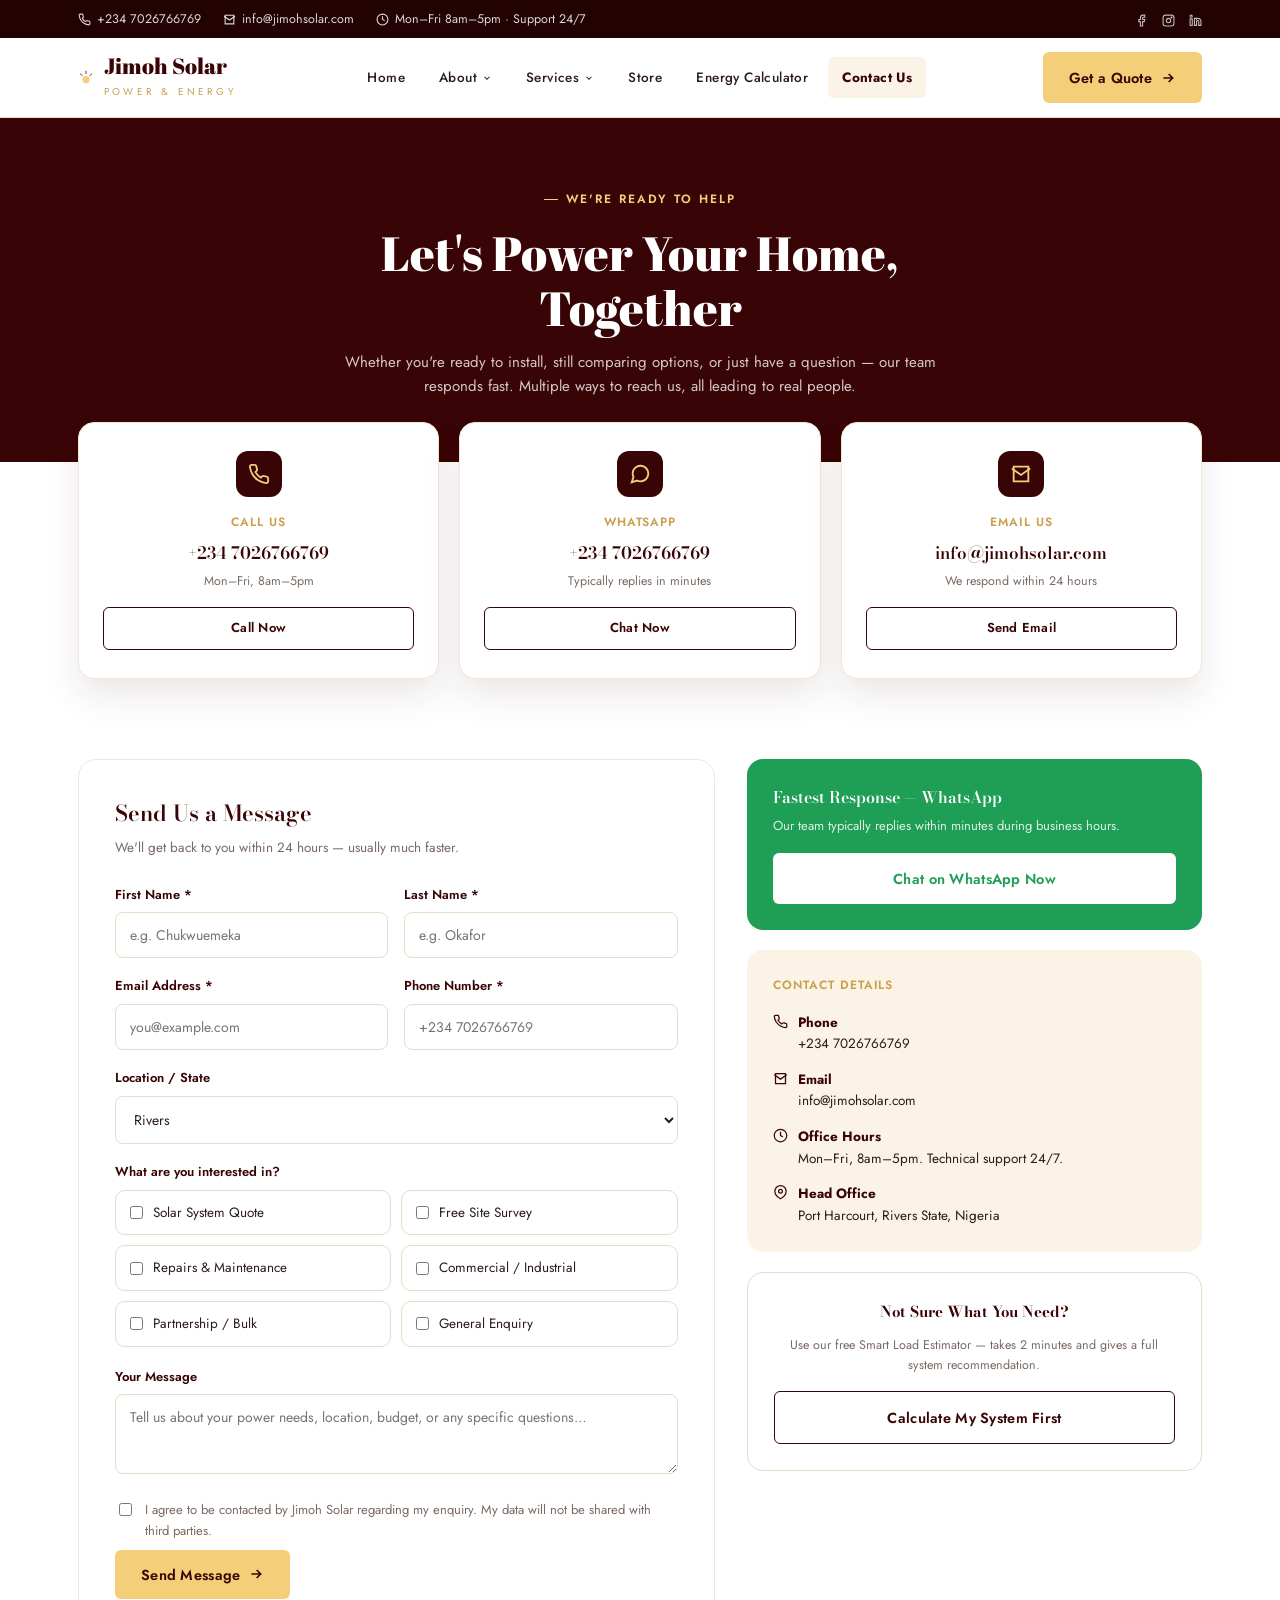
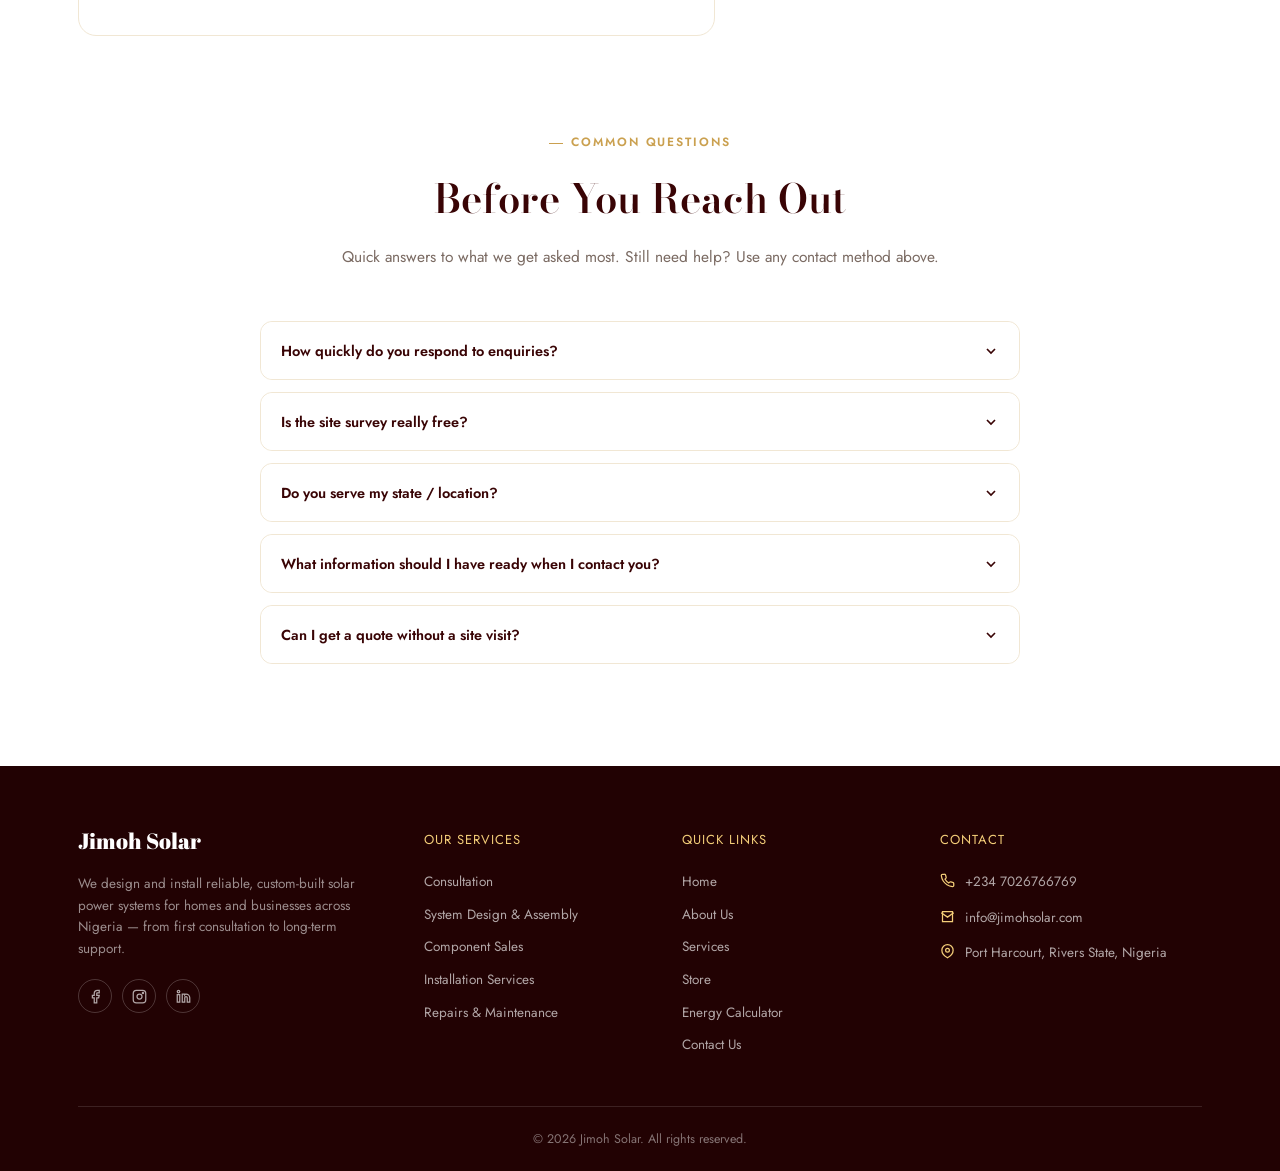
<file: contact.html>
<!doctype html>
<html lang="en">
  <head>
    <meta charset="UTF-8" />
    <meta name="viewport" content="width=device-width, initial-scale=1.0" />
    <title>Contact Us | Jimoh Solar</title>
    <meta
      name="description"
      content="Get in touch with Jimoh Solar — call, WhatsApp, email, or send a message. Free site surveys, fast responses, real people."
    />
    <link
      rel="icon"
      href="data:image/svg+xml,%3Csvg xmlns='http://www.w3.org/2000/svg' viewBox='0 0 34 34'%3E%3Crect width='34' height='34' fill='%23390405'/%3E%3Ccircle cx='17' cy='17' r='7' fill='%23f4ce79'/%3E%3C/svg%3E"
    />
    <link rel="preconnect" href="https://fonts.googleapis.com" />
    <link rel="preconnect" href="https://fonts.gstatic.com" crossorigin />
    <link
      href="https://fonts.googleapis.com/css2?family=Abril+Fatface&family=Bodoni+Moda:wght@400;500;600;700&family=Jost:wght@300;400;500;600;700&display=swap"
      rel="stylesheet"
    />
    <link rel="stylesheet" href="assets/css/base.css" />
    <link rel="stylesheet" href="assets/css/contact.css" />
  </head>
  <body>
    <div id="site-header"></div>

    <section class="page-hero">
      <div class="wrap">
        <span class="eyebrow">We're Ready To Help</span>
        <h1>Let's Power Your Home, Together</h1>
        <p>
          Whether you're ready to install, still comparing options, or just have
          a question — our team responds fast. Multiple ways to reach us, all
          leading to real people.
        </p>
      </div>
    </section>

    <section class="contact-methods">
      <div class="wrap">
        <div class="methods-grid">
          <div class="method-card reveal">
            <div class="icon">
              <svg
                width="22"
                height="22"
                viewBox="0 0 24 24"
                fill="none"
                stroke="currentColor"
                stroke-width="2"
              >
                <path
                  d="M22 16.92v3a2 2 0 0 1-2.18 2 19.79 19.79 0 0 1-8.63-3.07 19.5 19.5 0 0 1-6-6 19.79 19.79 0 0 1-3.07-8.67A2 2 0 0 1 4.11 2h3a2 2 0 0 1 2 1.72c.127.96.361 1.903.7 2.81a2 2 0 0 1-.45 2.11L8.09 9.91a16 16 0 0 0 6 6l1.27-1.27a2 2 0 0 1 2.11-.45c.907.339 1.85.573 2.81.7A2 2 0 0 1 22 16.92z"
                />
              </svg>
            </div>
            <h3>Call Us</h3>
            <div class="value">+234 7026766769</div>
            <p class="hint">Mon–Fri, 8am–5pm</p>
            <a href="tel:+2348000000000" class="btn btn-outline-dark btn-small"
              >Call Now</a
            >
          </div>
          <div class="method-card reveal">
            <div class="icon">
              <svg
                width="22"
                height="22"
                viewBox="0 0 24 24"
                fill="none"
                stroke="currentColor"
                stroke-width="2"
              >
                <path
                  d="M21 11.5a8.38 8.38 0 0 1-.9 3.8 8.5 8.5 0 0 1-7.6 4.7 8.38 8.38 0 0 1-3.8-.9L3 21l1.9-5.7a8.38 8.38 0 0 1-.9-3.8 8.5 8.5 0 0 1 4.7-7.6 8.38 8.38 0 0 1 3.8-.9h.5a8.48 8.48 0 0 1 8 8v.5z"
                />
              </svg>
            </div>
            <h3>WhatsApp</h3>
            <div class="value">+234 7026766769</div>
            <p class="hint">Typically replies in minutes</p>
            <a
              href="https://wa.me/2348000000000?text=Hi%20Jimoh%20Solar%2C%20I%27d%20like%20to%20know%20more%20about%20your%20solar%20systems."
              target="_blank"
              class="btn btn-outline-dark btn-small"
              >Chat Now</a
            >
          </div>
          <div class="method-card reveal">
            <div class="icon">
              <svg
                width="22"
                height="22"
                viewBox="0 0 24 24"
                fill="none"
                stroke="currentColor"
                stroke-width="2"
              >
                <path d="M4 4h16v16H4z" />
                <path d="M22 6l-10 7L2 6" />
              </svg>
            </div>
            <h3>Email Us</h3>
            <div class="value">info@jimohsolar.com</div>
            <p class="hint">We respond within 24 hours</p>
            <a
              href="mailto:info@jimohsolar.com"
              class="btn btn-outline-dark btn-small"
              >Send Email</a
            >
          </div>
        </div>
      </div>
    </section>

    <section class="contact-main">
      <div class="wrap">
        <div class="contact-layout">
          <div class="form-panel">
            <h2>Send Us a Message</h2>
            <p class="sub">
              We'll get back to you within 24 hours — usually much faster.
            </p>

            <form id="contactForm">
              <div class="field-row">
                <div>
                  <label class="field-label">First Name *</label>
                  <input
                    type="text"
                    id="cFirstName"
                    placeholder="e.g. Chukwuemeka"
                  />
                </div>
                <div>
                  <label class="field-label">Last Name *</label>
                  <input type="text" id="cLastName" placeholder="e.g. Okafor" />
                </div>
              </div>
              <div class="field-row">
                <div>
                  <label class="field-label">Email Address *</label>
                  <input
                    type="email"
                    id="cEmail"
                    placeholder="you@example.com"
                  />
                </div>
                <div>
                  <label class="field-label">Phone Number *</label>
                  <input type="tel" id="cPhone" placeholder="+234 7026766769" />
                </div>
              </div>
              <div class="field-group">
                <label class="field-label">Location / State</label>
                <select id="stateSelect"></select>
              </div>
              <div class="field-group">
                <label class="field-label">What are you interested in?</label>
                <div class="interest-grid">
                  <label class="interest-item"
                    ><input
                      type="checkbox"
                      name="interest"
                      value="Solar System Quote"
                    /><span>Solar System Quote</span></label
                  >
                  <label class="interest-item"
                    ><input
                      type="checkbox"
                      name="interest"
                      value="Free Site Survey"
                    /><span>Free Site Survey</span></label
                  >
                  <label class="interest-item"
                    ><input
                      type="checkbox"
                      name="interest"
                      value="Repairs & Maintenance"
                    /><span>Repairs &amp; Maintenance</span></label
                  >
                  <label class="interest-item"
                    ><input
                      type="checkbox"
                      name="interest"
                      value="Commercial / Industrial"
                    /><span>Commercial / Industrial</span></label
                  >
                  <label class="interest-item"
                    ><input
                      type="checkbox"
                      name="interest"
                      value="Partnership / Bulk"
                    /><span>Partnership / Bulk</span></label
                  >
                  <label class="interest-item"
                    ><input
                      type="checkbox"
                      name="interest"
                      value="General Enquiry"
                    /><span>General Enquiry</span></label
                  >
                </div>
              </div>
              <div class="field-group">
                <label class="field-label">Your Message</label>
                <textarea
                  id="cMessage"
                  placeholder="Tell us about your power needs, location, budget, or any specific questions…"
                ></textarea>
              </div>
              <label class="consent-row">
                <input type="checkbox" id="cConsent" />
                <span
                  >I agree to be contacted by Jimoh Solar regarding my enquiry.
                  My data will not be shared with third parties.</span
                >
              </label>

              <button type="submit" class="btn btn-gold">
                Send Message
                <svg
                  width="16"
                  height="16"
                  viewBox="0 0 24 24"
                  fill="none"
                  stroke="currentColor"
                  stroke-width="2.5"
                >
                  <path d="M5 12h14M13 6l6 6-6 6" />
                </svg>
              </button>
              <div class="form-note" id="formNote"></div>
            </form>
          </div>

          <div class="sidebar">
            <div class="sidebar-card whatsapp">
              <h3>Fastest Response — WhatsApp</h3>
              <p>
                Our team typically replies within minutes during business hours.
              </p>
              <a
                href="https://wa.me/2348000000000?text=Hi%20Jimoh%20Solar%2C%20I%27d%20like%20to%20know%20more%20about%20your%20solar%20systems."
                target="_blank"
                class="btn"
                >Chat on WhatsApp Now</a
              >
            </div>

            <div class="sidebar-card details">
              <h3>Contact Details</h3>
              <ul>
                <li>
                  <svg
                    viewBox="0 0 24 24"
                    fill="none"
                    stroke="currentColor"
                    stroke-width="2"
                  >
                    <path
                      d="M22 16.92v3a2 2 0 0 1-2.18 2 19.79 19.79 0 0 1-8.63-3.07 19.5 19.5 0 0 1-6-6 19.79 19.79 0 0 1-3.07-8.67A2 2 0 0 1 4.11 2h3a2 2 0 0 1 2 1.72c.127.96.361 1.903.7 2.81a2 2 0 0 1-.45 2.11L8.09 9.91a16 16 0 0 0 6 6l1.27-1.27a2 2 0 0 1 2.11-.45c.907.339 1.85.573 2.81.7A2 2 0 0 1 22 16.92z"
                    />
                  </svg>
                  <span><b>Phone</b>+234 7026766769</span>
                </li>
                <li>
                  <svg
                    viewBox="0 0 24 24"
                    fill="none"
                    stroke="currentColor"
                    stroke-width="2"
                  >
                    <path d="M4 4h16v16H4z" />
                    <path d="M22 6l-10 7L2 6" />
                  </svg>
                  <span><b>Email</b>info@jimohsolar.com</span>
                </li>
                <li>
                  <svg
                    viewBox="0 0 24 24"
                    fill="none"
                    stroke="currentColor"
                    stroke-width="2"
                  >
                    <circle cx="12" cy="12" r="10" />
                    <path d="M12 6v6l4 2" />
                  </svg>
                  <span
                    ><b>Office Hours</b>Mon–Fri, 8am–5pm. Technical support
                    24/7.</span
                  >
                </li>
                <li>
                  <svg
                    viewBox="0 0 24 24"
                    fill="none"
                    stroke="currentColor"
                    stroke-width="2"
                  >
                    <path d="M21 10c0 7-9 12-9 12s-9-5-9-12a9 9 0 0 1 18 0z" />
                    <circle cx="12" cy="10" r="3" />
                  </svg>
                  <span
                    ><b>Head Office</b>Port Harcourt, Rivers State,
                    Nigeria</span
                  >
                </li>
              </ul>
            </div>

            <div class="sidebar-card quick-action">
              <strong
                style="
                  font-family: var(--font-serif);
                  color: var(--espresso);
                  font-size: 15px;
                "
                >Not Sure What You Need?</strong
              >
              <p>
                Use our free Smart Load Estimator — takes 2 minutes and gives a
                full system recommendation.
              </p>
              <a href="estimator.html" class="btn btn-outline-dark"
                >Calculate My System First</a
              >
            </div>
          </div>
        </div>
      </div>
    </section>

    <section class="faq-section">
      <div class="wrap">
        <div class="section-head reveal">
          <span class="eyebrow">Common Questions</span>
          <h2>Before You Reach Out</h2>
          <p>
            Quick answers to what we get asked most. Still need help? Use any
            contact method above.
          </p>
        </div>
        <div class="faq-list">
          <div class="faq-item">
            <button class="faq-question">
              How quickly do you respond to enquiries?
              <svg
                viewBox="0 0 24 24"
                fill="none"
                stroke="currentColor"
                stroke-width="2.5"
              >
                <path d="M6 9l6 6 6-6" />
              </svg>
            </button>
            <div class="faq-answer">
              <div class="faq-answer-inner">
                We aim to respond within a few hours during business hours
                (Mon–Fri, 8am–5pm), and within 24 hours otherwise. WhatsApp
                messages are usually the fastest way to reach us.
              </div>
            </div>
          </div>
          <div class="faq-item">
            <button class="faq-question">
              Is the site survey really free?
              <svg
                viewBox="0 0 24 24"
                fill="none"
                stroke="currentColor"
                stroke-width="2.5"
              >
                <path d="M6 9l6 6 6-6" />
              </svg>
            </button>
            <div class="faq-answer">
              <div class="faq-answer-inner">
                Yes — our initial site assessment, whether in person or virtual,
                comes at no cost and with no obligation to proceed.
              </div>
            </div>
          </div>
          <div class="faq-item">
            <button class="faq-question">
              Do you serve my state / location?
              <svg
                viewBox="0 0 24 24"
                fill="none"
                stroke="currentColor"
                stroke-width="2.5"
              >
                <path d="M6 9l6 6 6-6" />
              </svg>
            </button>
            <div class="faq-answer">
              <div class="faq-answer-inner">
                We're based in Port Harcourt and serve clients across Nigeria.
                Let us know your location when you reach out and we'll confirm
                the best way to support your project.
              </div>
            </div>
          </div>
          <div class="faq-item">
            <button class="faq-question">
              What information should I have ready when I contact you?
              <svg
                viewBox="0 0 24 24"
                fill="none"
                stroke="currentColor"
                stroke-width="2.5"
              >
                <path d="M6 9l6 6 6-6" />
              </svg>
            </button>
            <div class="faq-answer">
              <div class="faq-answer-inner">
                It helps to know roughly what you want to power (or your average
                monthly fuel/generator spend), your location, and whether it's
                for a home or business — but don't worry if you don't have exact
                numbers yet, that's what the consultation is for.
              </div>
            </div>
          </div>
          <div class="faq-item">
            <button class="faq-question">
              Can I get a quote without a site visit?
              <svg
                viewBox="0 0 24 24"
                fill="none"
                stroke="currentColor"
                stroke-width="2.5"
              >
                <path d="M6 9l6 6 6-6" />
              </svg>
            </button>
            <div class="faq-answer">
              <div class="faq-answer-inner">
                We can give you a ballpark estimate over the phone or through
                our Smart Load Estimator, but a final, accurate quote always
                involves a free site assessment first.
              </div>
            </div>
          </div>
        </div>
      </div>
    </section>

    <div id="site-footer"></div>

    <script src="assets/js/partials.js"></script>
    <script>
      loadPartials('contact');
    </script>
    <script src="assets/js/contact.js"></script>
    <script type="text/javascript">
      var Tawk_API = Tawk_API || {},
        Tawk_LoadStart = new Date();
      (function () {
        var s1 = document.createElement('script'),
          s0 = document.getElementsByTagName('script')[0];
        s1.async = true;
        s1.src = 'https://embed.tawk.to/6a3ef3ccbf47421d4a0ca175/default';
        s1.charset = 'UTF-8';
        s1.setAttribute('crossorigin', '*');
        s0.parentNode.insertBefore(s1, s0);
      })();
    </script>
  </body>
</html>
</file>
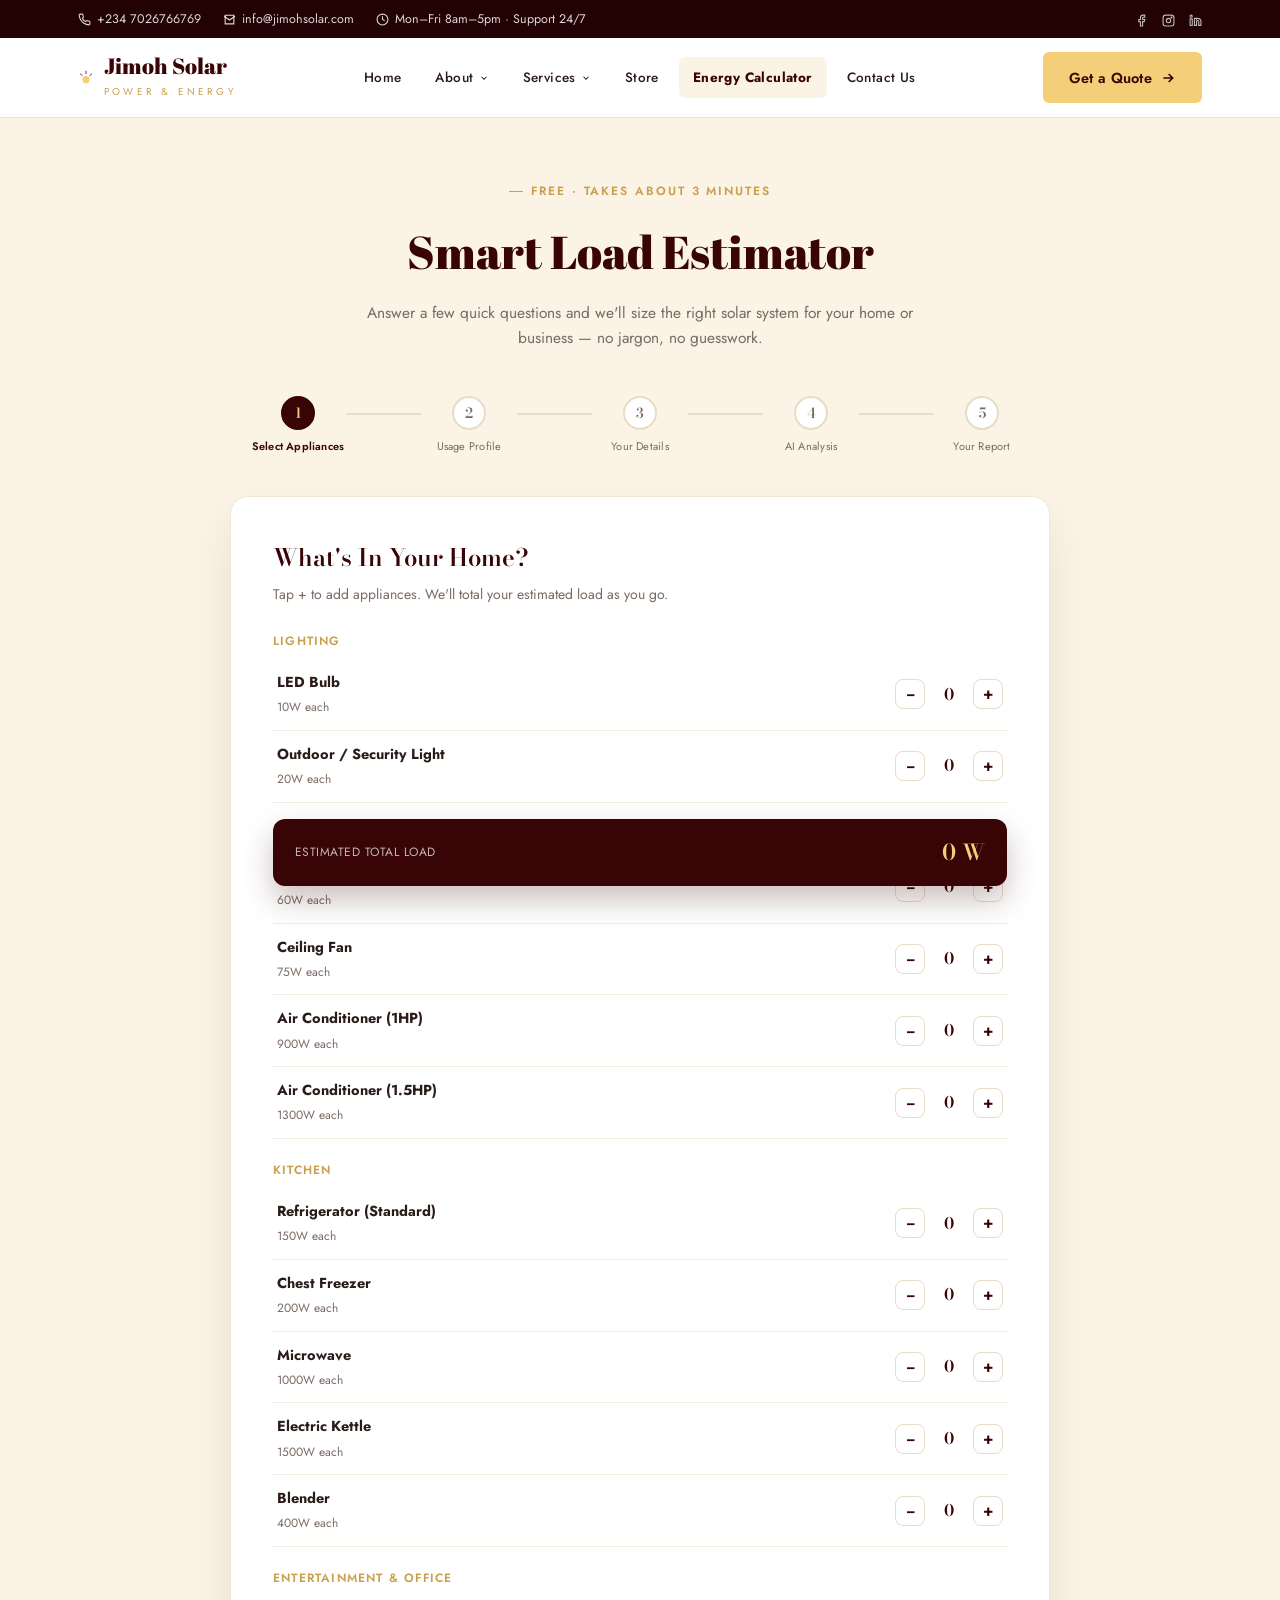
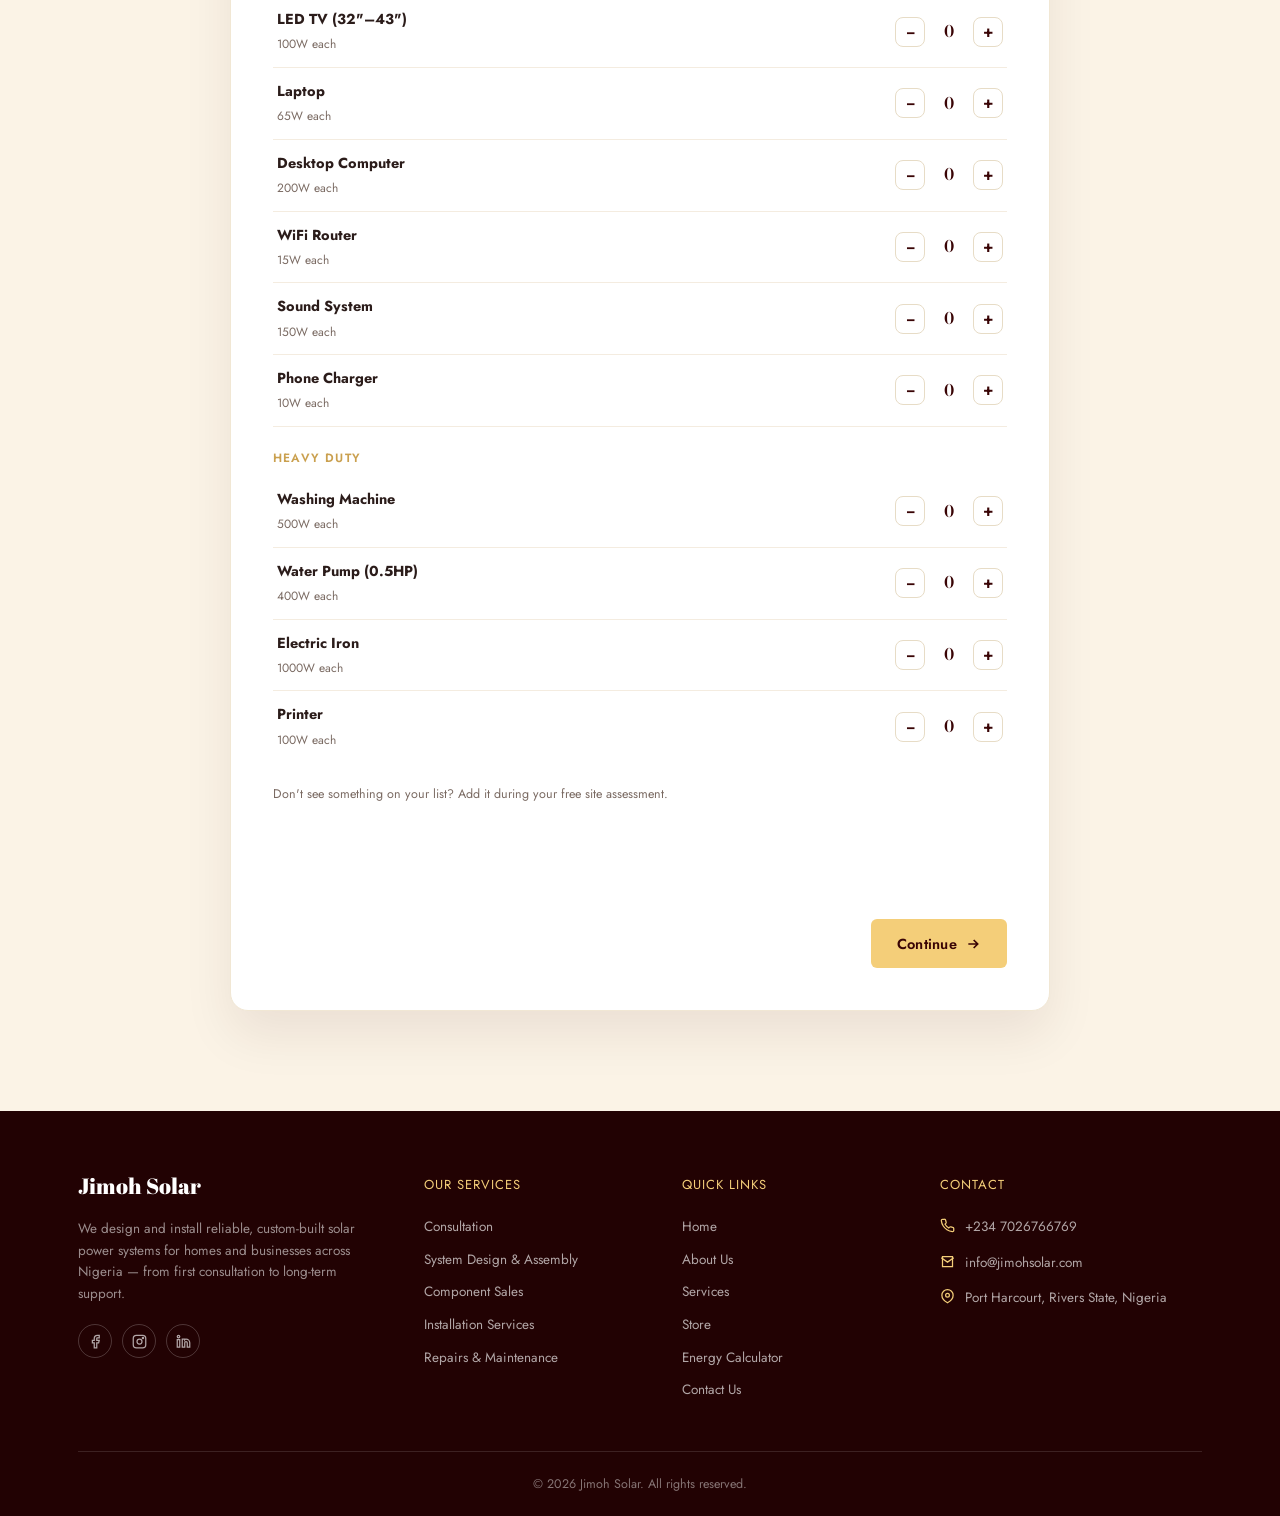
<file: estimator.html>
<!doctype html>
<html lang="en">
  <head>
    <meta charset="UTF-8" />
    <meta name="viewport" content="width=device-width, initial-scale=1.0" />
    <title>Smart Load Estimator | Jimoh Solar</title>
    <meta
      name="description"
      content="Answer a few quick questions and get a free, instant solar system size recommendation from Jimoh Solar."
    />
    <link
      rel="icon"
      href="data:image/svg+xml,%3Csvg xmlns='http://www.w3.org/2000/svg' viewBox='0 0 34 34'%3E%3Crect width='34' height='34' fill='%23390405'/%3E%3Ccircle cx='17' cy='17' r='7' fill='%23f4ce79'/%3E%3C/svg%3E"
    />
    <link rel="preconnect" href="https://fonts.googleapis.com" />
    <link rel="preconnect" href="https://fonts.gstatic.com" crossorigin />
    <link
      href="https://fonts.googleapis.com/css2?family=Abril+Fatface&family=Bodoni+Moda:wght@400;500;600;700&family=Jost:wght@300;400;500;600;700&display=swap"
      rel="stylesheet"
    />
    <link rel="stylesheet" href="assets/css/base.css" />
    <link rel="stylesheet" href="assets/css/estimator.css" />
  </head>
  <body>
    <div id="site-header"></div>

    <section class="calc-page">
      <div class="wrap calc-intro">
        <span class="eyebrow">Free · Takes About 3 Minutes</span>
        <h1>Smart Load Estimator</h1>
        <p>
          Answer a few quick questions and we'll size the right solar system for
          your home or business — no jargon, no guesswork.
        </p>
      </div>

      <div class="wrap">
        <div class="stepper" id="stepper">
          <div class="step-node active" data-step="1">
            <span class="node-circle">1</span
            ><span class="node-label">Select Appliances</span>
          </div>
          <div class="step-line"></div>
          <div class="step-node" data-step="2">
            <span class="node-circle">2</span
            ><span class="node-label">Usage Profile</span>
          </div>
          <div class="step-line"></div>
          <div class="step-node" data-step="3">
            <span class="node-circle">3</span
            ><span class="node-label">Your Details</span>
          </div>
          <div class="step-line"></div>
          <div class="step-node" data-step="4">
            <span class="node-circle">4</span
            ><span class="node-label">AI Analysis</span>
          </div>
          <div class="step-line"></div>
          <div class="step-node" data-step="5">
            <span class="node-circle">5</span
            ><span class="node-label">Your Report</span>
          </div>
        </div>

        <div class="calc-card">
          <!-- STEP 1: APPLIANCES -->
          <div class="calc-step active" id="step1">
            <h2>What's In Your Home?</h2>
            <p class="step-sub">
              Tap + to add appliances. We'll total your estimated load as you
              go.
            </p>
            <div id="applianceList"></div>
            <p class="appliance-hint">
              Don't see something on your list? Add it during your free site
              assessment.
            </p>
            <div class="total-bar">
              <span class="label">Estimated Total Load</span>
              <span class="value" id="totalWattsDisplay">0 W</span>
            </div>
            <p class="error-text" id="error1">
              Please add at least one appliance to continue.
            </p>
            <div class="calc-nav">
              <span class="spacer"></span>
              <button class="btn btn-gold" onclick="tryGoToStep(2)">
                Continue
                <svg
                  viewBox="0 0 24 24"
                  fill="none"
                  stroke="currentColor"
                  stroke-width="2.5"
                >
                  <path d="M5 12h14M13 6l6 6-6 6" />
                </svg>
              </button>
            </div>
          </div>

          <!-- STEP 2: USAGE PROFILE -->
          <div class="calc-step" id="step2">
            <h2>Tell Us About Your Power Situation</h2>
            <p class="step-sub">
              This helps us fine-tune the recommendation for your location and
              needs.
            </p>

            <span class="q-label"
              >How often does your area get PHCN/NEPA power?</span
            >
            <div class="opt-grid" data-group="supply">
              <button class="opt-card" data-value="no-grid">
                <strong>No Grid</strong
                ><span>0–2 hrs · essentially off-grid</span>
              </button>
              <button class="opt-card" data-value="occasional">
                <strong>Occasional</strong
                ><span>2–6 hrs · light grid supply</span>
              </button>
              <button class="opt-card" data-value="moderate">
                <strong>Moderate</strong><span>6–12 hrs · half-day supply</span>
              </button>
              <button class="opt-card" data-value="good">
                <strong>Good</strong><span>12–20 hrs · regular supply</span>
              </button>
            </div>

            <span class="q-label">What's your primary goal?</span>
            <div class="opt-grid" data-group="goal">
              <button class="opt-card" data-value="nepa-backup">
                <strong>NEPA Backup</strong
                ><span>Keep essentials running during outages</span>
              </button>
              <button class="opt-card" data-value="hybrid-solar">
                <strong>Hybrid Solar</strong
                ><span>Solar + grid, reduce fuel costs</span>
              </button>
              <button class="opt-card" data-value="full-off-grid">
                <strong>Full Off-Grid</strong
                ><span>Total independence from PHCN</span>
              </button>
              <button class="opt-card" data-value="business">
                <strong>Business / Commercial</strong
                ><span>Critical uptime, reliability first</span>
              </button>
            </div>

            <div class="field-row">
              <div>
                <label class="field-label">State / Region</label>
                <select id="stateSelect"></select>
              </div>
              <div>
                <label class="field-label">Installation Type</label>
                <select id="installSelect">
                  <option>Residential Home</option>
                  <option>Commercial / Business</option>
                  <option>Estate / Multi-Unit</option>
                </select>
              </div>
            </div>

            <p class="error-text" id="error2">
              Please select your power supply level and primary goal.
            </p>
            <div class="calc-nav">
              <button class="btn btn-ghost" onclick="goToStep(1)">
                ← Back
              </button>
              <span class="spacer"></span>
              <button class="btn btn-gold" onclick="tryGoToStep(3)">
                Continue
                <svg
                  viewBox="0 0 24 24"
                  fill="none"
                  stroke="currentColor"
                  stroke-width="2.5"
                >
                  <path d="M5 12h14M13 6l6 6-6 6" />
                </svg>
              </button>
            </div>
          </div>

          <!-- STEP 3: YOUR DETAILS -->
          <div class="calc-step" id="step3">
            <h2>Almost There — Your Details</h2>
            <p class="step-sub">
              We'll use this to send your personalised report and quote.
            </p>

            <div class="field-row">
              <div>
                <label class="field-label">First Name *</label>
                <input
                  type="text"
                  id="firstName"
                  placeholder="e.g. Chukwuemeka"
                />
              </div>
              <div>
                <label class="field-label">Last Name *</label>
                <input type="text" id="lastName" placeholder="e.g. Okafor" />
              </div>
            </div>
            <div class="field-row">
              <div>
                <label class="field-label">Email Address *</label>
                <input
                  type="email"
                  id="emailInput"
                  placeholder="you@example.com"
                />
              </div>
              <div>
                <label class="field-label">Phone Number *</label>
                <input
                  type="tel"
                  id="phoneInput"
                  placeholder="+234 7026766769"
                />
              </div>
            </div>
            <div class="field-group">
              <label class="field-label"
                >Anything else we should know? (optional)</label
              >
              <textarea
                id="messageInput"
                placeholder="Tell us about your power needs, budget, or specific questions…"
              ></textarea>
            </div>
            <label class="consent-row">
              <input type="checkbox" id="consentCheck" />
              <span
                >I agree to be contacted by Jimoh Solar regarding my enquiry. My
                data will not be shared with third parties.</span
              >
            </label>

            <p class="error-text" id="error3">
              Please fill in your name, email and phone, and accept the consent
              checkbox.
            </p>
            <div class="calc-nav">
              <button class="btn btn-ghost" onclick="goToStep(2)">
                ← Back
              </button>
              <span class="spacer"></span>
              <button class="btn btn-gold" onclick="tryGoToStep(4)">
                Run My Analysis
                <svg
                  viewBox="0 0 24 24"
                  fill="none"
                  stroke="currentColor"
                  stroke-width="2.5"
                >
                  <path d="M5 12h14M13 6l6 6-6 6" />
                </svg>
              </button>
            </div>
          </div>

          <!-- STEP 4: AI ANALYSIS -->
          <div class="calc-step" id="step4">
            <div class="analysis-wrap">
              <div class="spinner-ring"></div>
              <h2>Analyzing Your Power Profile…</h2>
              <p class="step-sub">
                Hang tight — building your custom recommendation.
              </p>
              <ul class="analysis-list" id="analysisList">
                <li>
                  <span class="dot"
                    ><svg
                      viewBox="0 0 24 24"
                      fill="none"
                      stroke="currentColor"
                      stroke-width="3"
                    >
                      <path d="M20 6L9 17l-5-5" /></svg
                  ></span>
                  Calculating your total household load…
                </li>
                <li>
                  <span class="dot"
                    ><svg
                      viewBox="0 0 24 24"
                      fill="none"
                      stroke="currentColor"
                      stroke-width="3"
                    >
                      <path d="M20 6L9 17l-5-5" /></svg
                  ></span>
                  Matching the right inverter capacity…
                </li>
                <li>
                  <span class="dot"
                    ><svg
                      viewBox="0 0 24 24"
                      fill="none"
                      stroke="currentColor"
                      stroke-width="3"
                    >
                      <path d="M20 6L9 17l-5-5" /></svg
                  ></span>
                  Sizing your battery bank for backup hours…
                </li>
                <li>
                  <span class="dot"
                    ><svg
                      viewBox="0 0 24 24"
                      fill="none"
                      stroke="currentColor"
                      stroke-width="3"
                    >
                      <path d="M20 6L9 17l-5-5" /></svg
                  ></span>
                  Estimating solar panel count for your location…
                </li>
                <li>
                  <span class="dot"
                    ><svg
                      viewBox="0 0 24 24"
                      fill="none"
                      stroke="currentColor"
                      stroke-width="3"
                    >
                      <path d="M20 6L9 17l-5-5" /></svg
                  ></span>
                  Finalising your personalised recommendation…
                </li>
              </ul>
              <div class="progress-track">
                <div class="progress-fill" id="analysisBar"></div>
              </div>
            </div>
          </div>

          <!-- STEP 5: REPORT -->
          <div class="calc-step" id="step5">
            <div class="report-head">
              <h2 id="repGreeting">Here's What We Recommend</h2>
              <p class="step-sub">
                A ballpark system size based on what you told us.
              </p>
            </div>

            <div class="report-grid">
              <div class="report-card">
                <div class="r-icon">
                  <svg
                    viewBox="0 0 24 24"
                    fill="none"
                    stroke="currentColor"
                    stroke-width="2"
                  >
                    <path d="M13 2L3 14h7l-1 8 11-13h-7l1-7z" />
                  </svg>
                </div>
                <div class="r-label">Recommended Inverter</div>
                <div class="r-value" id="repInverter">—</div>
              </div>
              <div class="report-card">
                <div class="r-icon">
                  <svg
                    viewBox="0 0 24 24"
                    fill="none"
                    stroke="currentColor"
                    stroke-width="2"
                  >
                    <rect x="3" y="7" width="16" height="10" rx="2" />
                    <path d="M19 10h2v4h-2" />
                    <path d="M7 10v4M11 10v4" />
                  </svg>
                </div>
                <div class="r-label">Battery Bank</div>
                <div class="r-value" id="repBattery">—</div>
              </div>
              <div class="report-card">
                <div class="r-icon">
                  <svg
                    viewBox="0 0 24 24"
                    fill="none"
                    stroke="currentColor"
                    stroke-width="2"
                  >
                    <circle cx="12" cy="12" r="4" />
                    <path
                      d="M12 2v3M12 19v3M4.2 4.2l2.1 2.1M17.7 17.7l2.1 2.1M2 12h3M19 12h3M4.2 19.8l2.1-2.1M17.7 6.3l2.1-2.1"
                    />
                  </svg>
                </div>
                <div class="r-label">Solar Panels</div>
                <div class="r-value" id="repPanels">—</div>
              </div>
              <div class="report-card">
                <div class="r-icon">
                  <svg
                    viewBox="0 0 24 24"
                    fill="none"
                    stroke="currentColor"
                    stroke-width="2"
                  >
                    <circle cx="12" cy="12" r="10" />
                    <path d="M12 6v6l4 2" />
                  </svg>
                </div>
                <div class="r-label">Daily Backup</div>
                <div class="r-value" id="repBackup">—</div>
              </div>
            </div>

            <p class="report-total">
              Total connected load selected: <b id="repLoad">0 W</b>
            </p>

            <p class="report-disclaimer">
              This is a free, ballpark estimate based on what you've told us —
              it isn't a final engineering spec. Every quote is confirmed with a
              free, no-obligation site assessment before you commit to anything.
            </p>

            <div class="report-cta">
              <a href="#" id="waBtn" target="_blank" class="btn btn-gold">
                <svg
                  viewBox="0 0 24 24"
                  fill="none"
                  stroke="currentColor"
                  stroke-width="2"
                >
                  <path
                    d="M21 11.5a8.38 8.38 0 0 1-.9 3.8 8.5 8.5 0 0 1-7.6 4.7 8.38 8.38 0 0 1-3.8-.9L3 21l1.9-5.7a8.38 8.38 0 0 1-.9-3.8 8.5 8.5 0 0 1 4.7-7.6 8.38 8.38 0 0 1 3.8-.9h.5a8.48 8.48 0 0 1 8 8v.5z"
                  />
                </svg>
                Send via WhatsApp
              </a>
              <a href="#" id="emailBtn" class="btn btn-outline-dark">
                <svg
                  viewBox="0 0 24 24"
                  fill="none"
                  stroke="currentColor"
                  stroke-width="2"
                >
                  <path d="M4 4h16v16H4z" />
                  <path d="M22 6l-10 7L2 6" />
                </svg>
                Email Me This Report
              </a>
            </div>
            <div class="report-secondary">
              <a href="index.html#contact">Book a free site survey →</a>
              <button class="start-over" onclick="resetCalculator()">
                ↺ Start Over
              </button>
            </div>
          </div>
        </div>
      </div>
    </section>

    <div id="site-footer"></div>

    <script src="assets/js/partials.js"></script>
    <script>
      loadPartials('estimator');
    </script>
    <script src="assets/js/estimator.js"></script>
    <script type="text/javascript">
      var Tawk_API = Tawk_API || {},
        Tawk_LoadStart = new Date();
      (function () {
        var s1 = document.createElement('script'),
          s0 = document.getElementsByTagName('script')[0];
        s1.async = true;
        s1.src = 'https://embed.tawk.to/6a3ef3ccbf47421d4a0ca175/default';
        s1.charset = 'UTF-8';
        s1.setAttribute('crossorigin', '*');
        s0.parentNode.insertBefore(s1, s0);
      })();
    </script>
  </body>
</html>
</file>
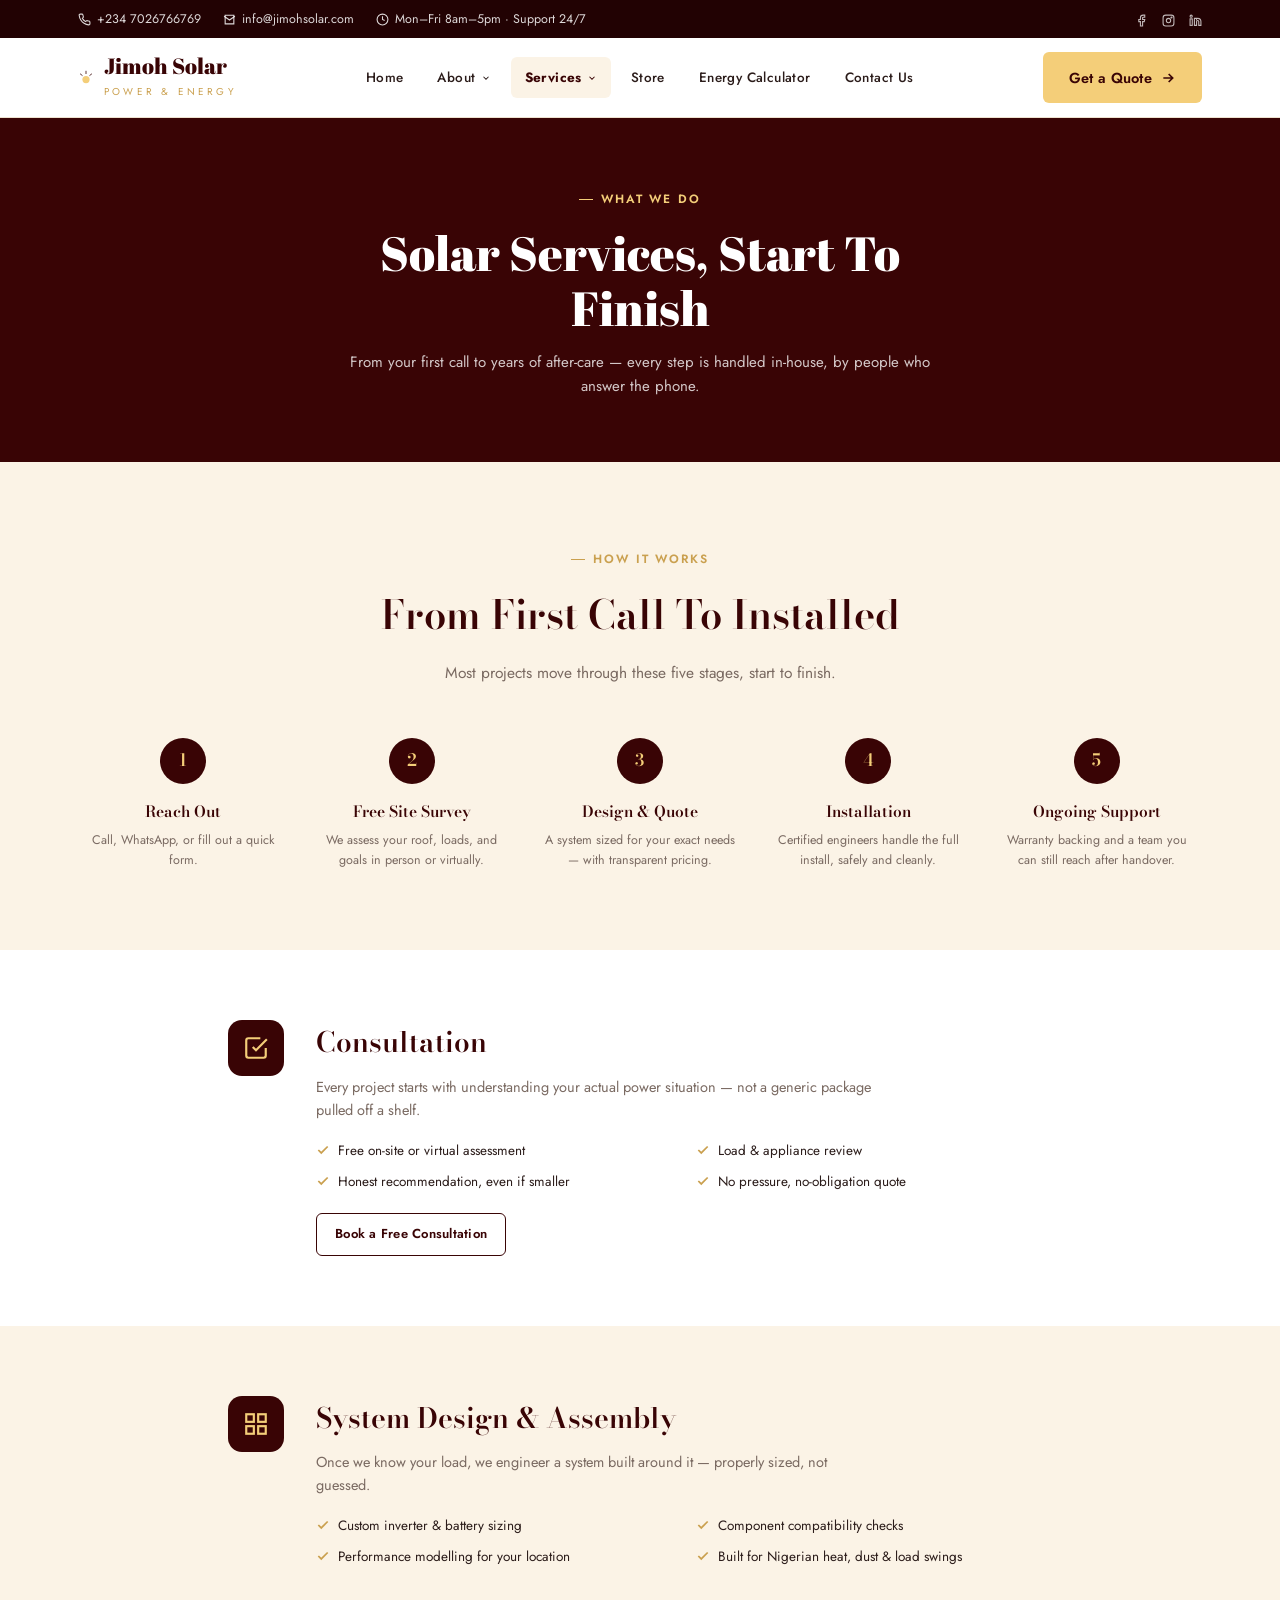
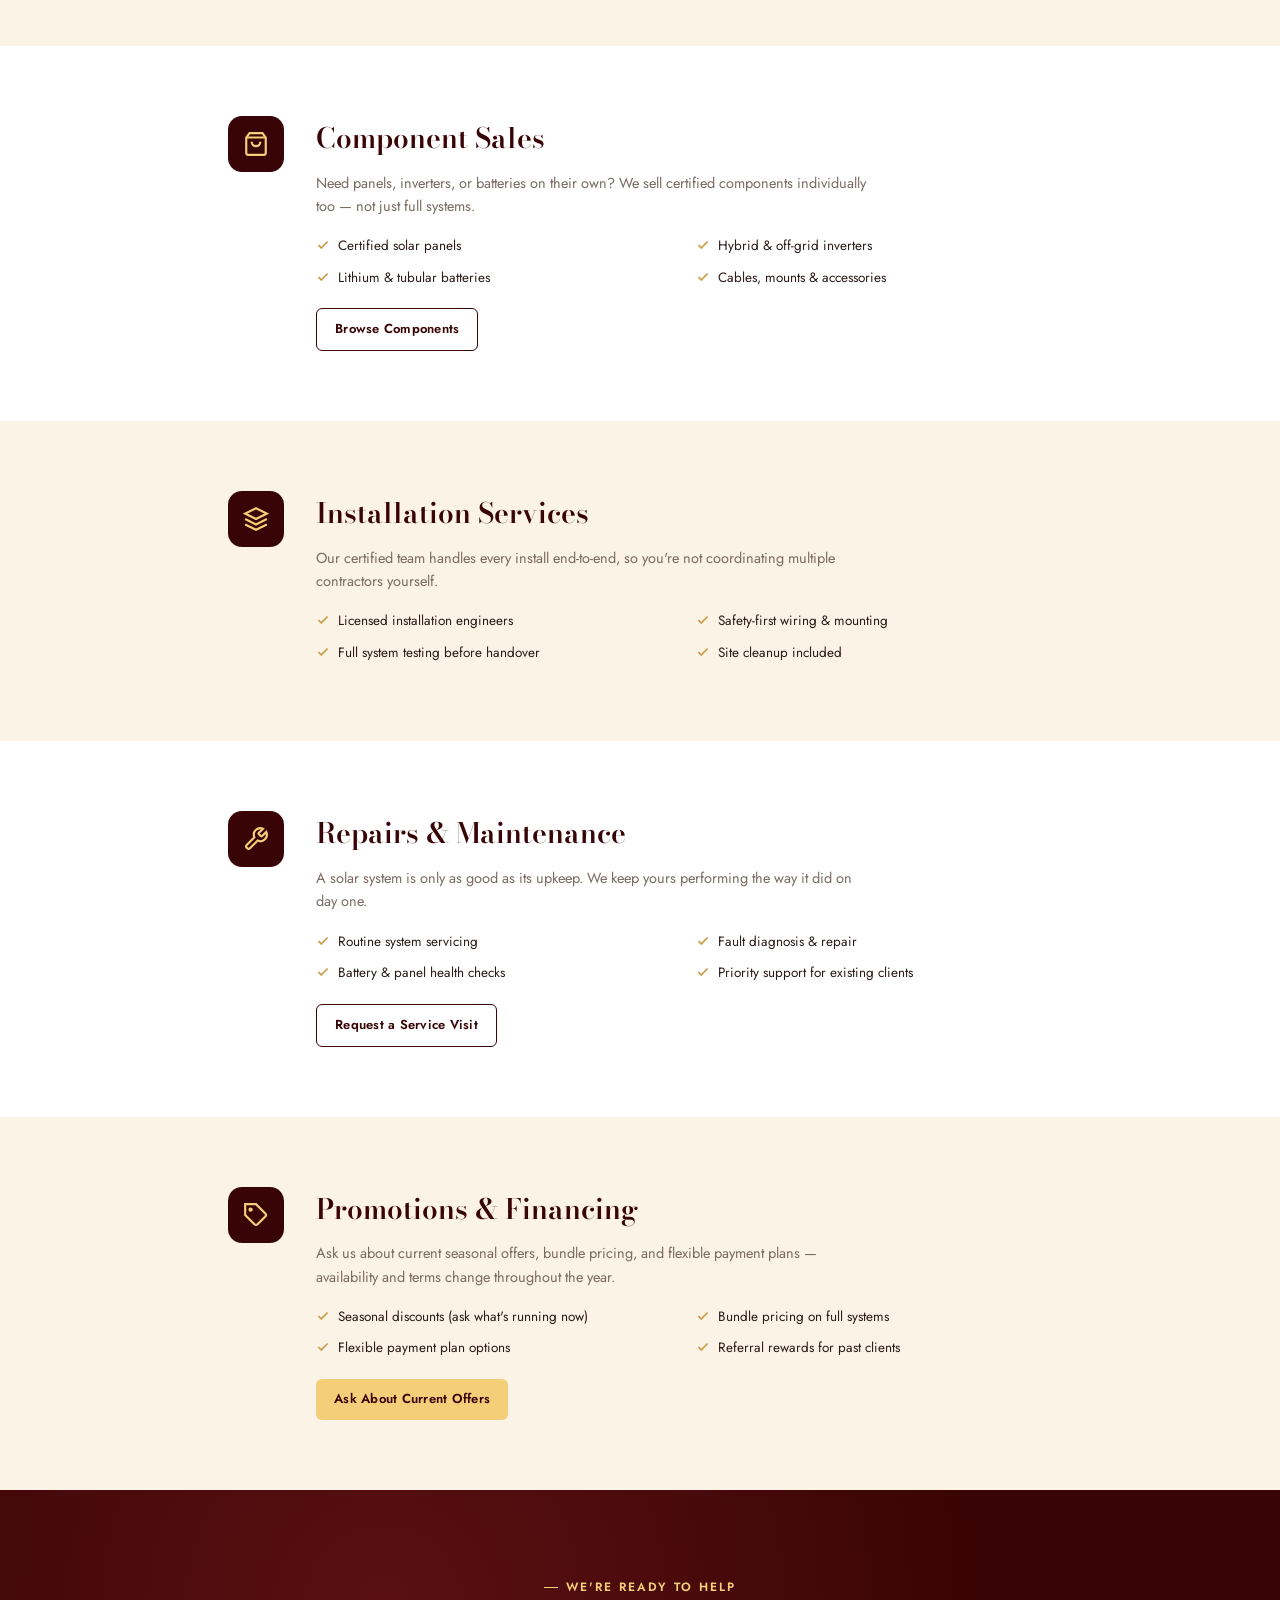
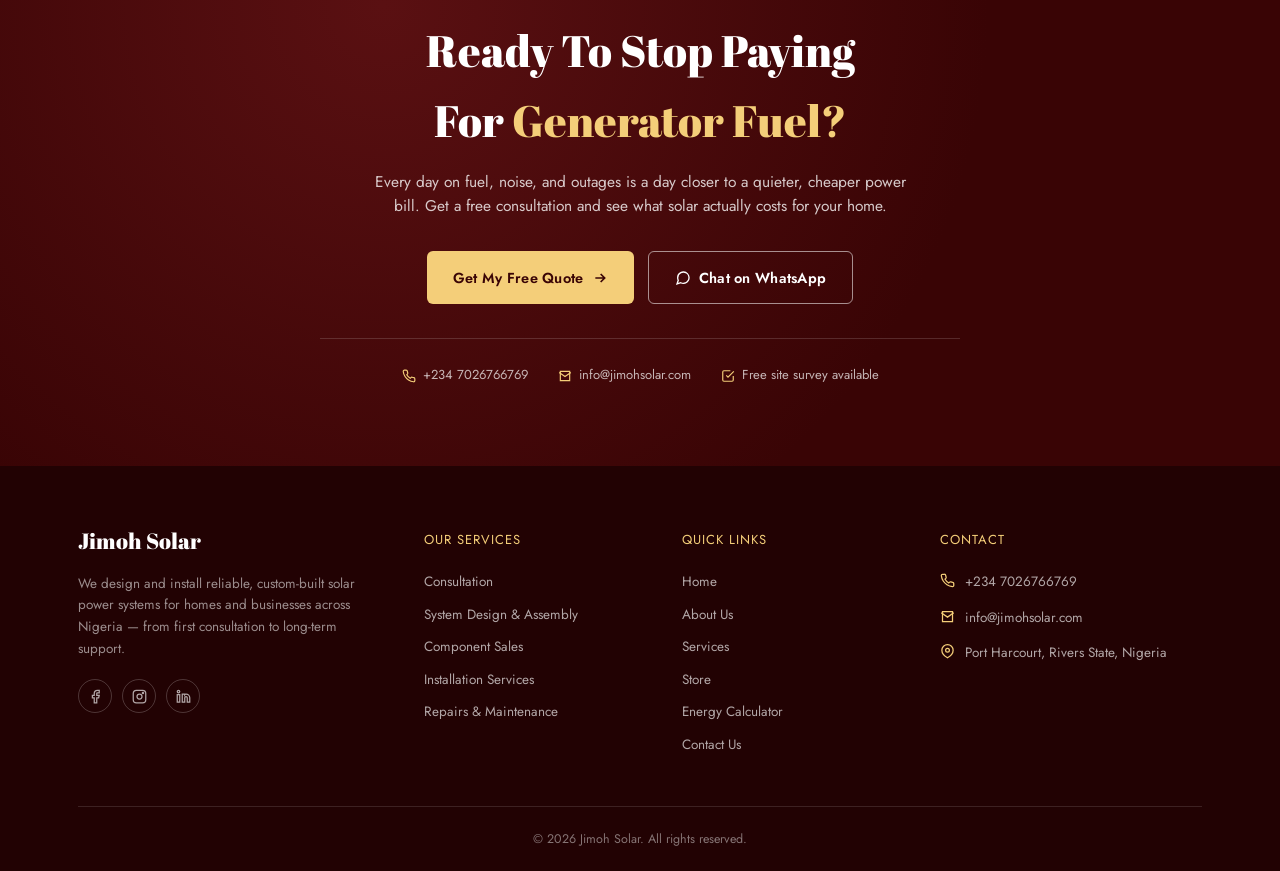
<file: services.html>
<!doctype html>
<html lang="en">
  <head>
    <meta charset="UTF-8" />
    <meta name="viewport" content="width=device-width, initial-scale=1.0" />
    <title>Our Services | Jimoh Solar</title>
    <meta
      name="description"
      content="From free consultation to long-term maintenance — explore every service Jimoh Solar offers Nigerian homes and businesses."
    />
    <link
      rel="icon"
      href="data:image/svg+xml,%3Csvg xmlns='http://www.w3.org/2000/svg' viewBox='0 0 34 34'%3E%3Crect width='34' height='34' fill='%23390405'/%3E%3Ccircle cx='17' cy='17' r='7' fill='%23f4ce79'/%3E%3C/svg%3E"
    />
    <link rel="preconnect" href="https://fonts.googleapis.com" />
    <link rel="preconnect" href="https://fonts.gstatic.com" crossorigin />
    <link
      href="https://fonts.googleapis.com/css2?family=Abril+Fatface&family=Bodoni+Moda:wght@400;500;600;700&family=Jost:wght@300;400;500;600;700&display=swap"
      rel="stylesheet"
    />
    <link rel="stylesheet" href="assets/css/base.css" />
    <link rel="stylesheet" href="assets/css/services.css" />
  </head>
  <body>
    <div id="site-header"></div>

    <section class="page-hero">
      <div class="wrap">
        <span class="eyebrow">What We Do</span>
        <h1>Solar Services, Start To Finish</h1>
        <p>
          From your first call to years of after-care — every step is handled
          in-house, by people who answer the phone.
        </p>
      </div>
    </section>

    <section class="process">
      <div class="wrap">
        <div class="section-head reveal">
          <span class="eyebrow">How It Works</span>
          <h2>From First Call To Installed</h2>
          <p>Most projects move through these five stages, start to finish.</p>
        </div>
        <div class="process-grid">
          <div class="process-step reveal">
            <div class="num">1</div>
            <h3>Reach Out</h3>
            <p>Call, WhatsApp, or fill out a quick form.</p>
          </div>
          <div class="process-step reveal">
            <div class="num">2</div>
            <h3>Free Site Survey</h3>
            <p>We assess your roof, loads, and goals in person or virtually.</p>
          </div>
          <div class="process-step reveal">
            <div class="num">3</div>
            <h3>Design &amp; Quote</h3>
            <p>
              A system sized for your exact needs — with transparent pricing.
            </p>
          </div>
          <div class="process-step reveal">
            <div class="num">4</div>
            <h3>Installation</h3>
            <p>
              Certified engineers handle the full install, safely and cleanly.
            </p>
          </div>
          <div class="process-step reveal">
            <div class="num">5</div>
            <h3>Ongoing Support</h3>
            <p>
              Warranty backing and a team you can still reach after handover.
            </p>
          </div>
        </div>
      </div>
    </section>

    <section class="service-detail" id="consultation">
      <div class="wrap">
        <div class="icon-badge">
          <svg
            width="26"
            height="26"
            viewBox="0 0 24 24"
            fill="none"
            stroke="currentColor"
            stroke-width="2"
          >
            <path d="M9 11l3 3L22 4" />
            <path
              d="M21 12v7a2 2 0 0 1-2 2H5a2 2 0 0 1-2-2V5a2 2 0 0 1 2-2h11"
            />
          </svg>
        </div>
        <div>
          <h2>Consultation</h2>
          <p class="desc">
            Every project starts with understanding your actual power situation
            — not a generic package pulled off a shelf.
          </p>
          <ul class="bullets">
            <li>
              <svg
                width="14"
                height="14"
                viewBox="0 0 24 24"
                fill="none"
                stroke="currentColor"
                stroke-width="3"
              >
                <path d="M20 6L9 17l-5-5" />
              </svg>
              Free on-site or virtual assessment
            </li>
            <li>
              <svg
                width="14"
                height="14"
                viewBox="0 0 24 24"
                fill="none"
                stroke="currentColor"
                stroke-width="3"
              >
                <path d="M20 6L9 17l-5-5" />
              </svg>
              Load &amp; appliance review
            </li>
            <li>
              <svg
                width="14"
                height="14"
                viewBox="0 0 24 24"
                fill="none"
                stroke="currentColor"
                stroke-width="3"
              >
                <path d="M20 6L9 17l-5-5" />
              </svg>
              Honest recommendation, even if smaller
            </li>
            <li>
              <svg
                width="14"
                height="14"
                viewBox="0 0 24 24"
                fill="none"
                stroke="currentColor"
                stroke-width="3"
              >
                <path d="M20 6L9 17l-5-5" />
              </svg>
              No pressure, no-obligation quote
            </li>
          </ul>
          <div class="cta-row">
            <a
              href="contact.html"
              class="btn btn-outline-dark btn-small"
              style="width: auto; display: inline-flex"
              >Book a Free Consultation</a
            >
          </div>
        </div>
      </div>
    </section>

    <section class="service-detail alt" id="design-assembly">
      <div class="wrap">
        <div class="icon-badge">
          <svg
            width="26"
            height="26"
            viewBox="0 0 24 24"
            fill="none"
            stroke="currentColor"
            stroke-width="2"
          >
            <rect x="3" y="3" width="7" height="7" />
            <rect x="14" y="3" width="7" height="7" />
            <rect x="14" y="14" width="7" height="7" />
            <rect x="3" y="14" width="7" height="7" />
          </svg>
        </div>
        <div>
          <h2>System Design &amp; Assembly</h2>
          <p class="desc">
            Once we know your load, we engineer a system built around it —
            properly sized, not guessed.
          </p>
          <ul class="bullets">
            <li>
              <svg
                width="14"
                height="14"
                viewBox="0 0 24 24"
                fill="none"
                stroke="currentColor"
                stroke-width="3"
              >
                <path d="M20 6L9 17l-5-5" />
              </svg>
              Custom inverter &amp; battery sizing
            </li>
            <li>
              <svg
                width="14"
                height="14"
                viewBox="0 0 24 24"
                fill="none"
                stroke="currentColor"
                stroke-width="3"
              >
                <path d="M20 6L9 17l-5-5" />
              </svg>
              Component compatibility checks
            </li>
            <li>
              <svg
                width="14"
                height="14"
                viewBox="0 0 24 24"
                fill="none"
                stroke="currentColor"
                stroke-width="3"
              >
                <path d="M20 6L9 17l-5-5" />
              </svg>
              Performance modelling for your location
            </li>
            <li>
              <svg
                width="14"
                height="14"
                viewBox="0 0 24 24"
                fill="none"
                stroke="currentColor"
                stroke-width="3"
              >
                <path d="M20 6L9 17l-5-5" />
              </svg>
              Built for Nigerian heat, dust &amp; load swings
            </li>
          </ul>
        </div>
      </div>
    </section>

    <section class="service-detail" id="component-sales">
      <div class="wrap">
        <div class="icon-badge">
          <svg
            width="26"
            height="26"
            viewBox="0 0 24 24"
            fill="none"
            stroke="currentColor"
            stroke-width="2"
          >
            <path d="M6 2L3 6v14a2 2 0 0 0 2 2h14a2 2 0 0 0 2-2V6l-3-4z" />
            <path d="M3 6h18M16 10a4 4 0 0 1-8 0" />
          </svg>
        </div>
        <div>
          <h2>Component Sales</h2>
          <p class="desc">
            Need panels, inverters, or batteries on their own? We sell certified
            components individually too — not just full systems.
          </p>
          <ul class="bullets">
            <li>
              <svg
                width="14"
                height="14"
                viewBox="0 0 24 24"
                fill="none"
                stroke="currentColor"
                stroke-width="3"
              >
                <path d="M20 6L9 17l-5-5" />
              </svg>
              Certified solar panels
            </li>
            <li>
              <svg
                width="14"
                height="14"
                viewBox="0 0 24 24"
                fill="none"
                stroke="currentColor"
                stroke-width="3"
              >
                <path d="M20 6L9 17l-5-5" />
              </svg>
              Hybrid &amp; off-grid inverters
            </li>
            <li>
              <svg
                width="14"
                height="14"
                viewBox="0 0 24 24"
                fill="none"
                stroke="currentColor"
                stroke-width="3"
              >
                <path d="M20 6L9 17l-5-5" />
              </svg>
              Lithium &amp; tubular batteries
            </li>
            <li>
              <svg
                width="14"
                height="14"
                viewBox="0 0 24 24"
                fill="none"
                stroke="currentColor"
                stroke-width="3"
              >
                <path d="M20 6L9 17l-5-5" />
              </svg>
              Cables, mounts &amp; accessories
            </li>
          </ul>
          <div class="cta-row">
            <a
              href="store.html"
              class="btn btn-outline-dark btn-small"
              style="width: auto; display: inline-flex"
              >Browse Components</a
            >
          </div>
        </div>
      </div>
    </section>

    <section class="service-detail alt" id="installation">
      <div class="wrap">
        <div class="icon-badge">
          <svg
            width="26"
            height="26"
            viewBox="0 0 24 24"
            fill="none"
            stroke="currentColor"
            stroke-width="2"
          >
            <path d="M12 2L2 7l10 5 10-5-10-5z" />
            <path d="M2 17l10 5 10-5M2 12l10 5 10-5" />
          </svg>
        </div>
        <div>
          <h2>Installation Services</h2>
          <p class="desc">
            Our certified team handles every install end-to-end, so you're not
            coordinating multiple contractors yourself.
          </p>
          <ul class="bullets">
            <li>
              <svg
                width="14"
                height="14"
                viewBox="0 0 24 24"
                fill="none"
                stroke="currentColor"
                stroke-width="3"
              >
                <path d="M20 6L9 17l-5-5" />
              </svg>
              Licensed installation engineers
            </li>
            <li>
              <svg
                width="14"
                height="14"
                viewBox="0 0 24 24"
                fill="none"
                stroke="currentColor"
                stroke-width="3"
              >
                <path d="M20 6L9 17l-5-5" />
              </svg>
              Safety-first wiring &amp; mounting
            </li>
            <li>
              <svg
                width="14"
                height="14"
                viewBox="0 0 24 24"
                fill="none"
                stroke="currentColor"
                stroke-width="3"
              >
                <path d="M20 6L9 17l-5-5" />
              </svg>
              Full system testing before handover
            </li>
            <li>
              <svg
                width="14"
                height="14"
                viewBox="0 0 24 24"
                fill="none"
                stroke="currentColor"
                stroke-width="3"
              >
                <path d="M20 6L9 17l-5-5" />
              </svg>
              Site cleanup included
            </li>
          </ul>
        </div>
      </div>
    </section>

    <section class="service-detail" id="repairs">
      <div class="wrap">
        <div class="icon-badge">
          <svg
            width="26"
            height="26"
            viewBox="0 0 24 24"
            fill="none"
            stroke="currentColor"
            stroke-width="2"
          >
            <path
              d="M14.7 6.3a1 1 0 0 0 0 1.4l1.6 1.6a1 1 0 0 0 1.4 0l3.77-3.77a6 6 0 0 1-7.94 7.94l-6.91 6.91a2.12 2.12 0 0 1-3-3l6.91-6.91a6 6 0 0 1 7.94-7.94l-3.76 3.76z"
            />
          </svg>
        </div>
        <div>
          <h2>Repairs &amp; Maintenance</h2>
          <p class="desc">
            A solar system is only as good as its upkeep. We keep yours
            performing the way it did on day one.
          </p>
          <ul class="bullets">
            <li>
              <svg
                width="14"
                height="14"
                viewBox="0 0 24 24"
                fill="none"
                stroke="currentColor"
                stroke-width="3"
              >
                <path d="M20 6L9 17l-5-5" />
              </svg>
              Routine system servicing
            </li>
            <li>
              <svg
                width="14"
                height="14"
                viewBox="0 0 24 24"
                fill="none"
                stroke="currentColor"
                stroke-width="3"
              >
                <path d="M20 6L9 17l-5-5" />
              </svg>
              Fault diagnosis &amp; repair
            </li>
            <li>
              <svg
                width="14"
                height="14"
                viewBox="0 0 24 24"
                fill="none"
                stroke="currentColor"
                stroke-width="3"
              >
                <path d="M20 6L9 17l-5-5" />
              </svg>
              Battery &amp; panel health checks
            </li>
            <li>
              <svg
                width="14"
                height="14"
                viewBox="0 0 24 24"
                fill="none"
                stroke="currentColor"
                stroke-width="3"
              >
                <path d="M20 6L9 17l-5-5" />
              </svg>
              Priority support for existing clients
            </li>
          </ul>
          <div class="cta-row">
            <a
              href="contact.html"
              class="btn btn-outline-dark btn-small"
              style="width: auto; display: inline-flex"
              >Request a Service Visit</a
            >
          </div>
        </div>
      </div>
    </section>

    <section class="service-detail alt" id="promotions">
      <div class="wrap">
        <div class="icon-badge">
          <svg
            width="26"
            height="26"
            viewBox="0 0 24 24"
            fill="none"
            stroke="currentColor"
            stroke-width="2"
          >
            <path
              d="M20.59 13.41L13.42 20.59a2 2 0 0 1-2.83 0L2 12V2h10l8.59 8.59a2 2 0 0 1 0 2.82z"
            />
            <circle cx="7" cy="7" r="1" />
          </svg>
        </div>
        <div>
          <h2>Promotions &amp; Financing</h2>
          <p class="desc">
            Ask us about current seasonal offers, bundle pricing, and flexible
            payment plans — availability and terms change throughout the year.
          </p>
          <ul class="bullets">
            <li>
              <svg
                width="14"
                height="14"
                viewBox="0 0 24 24"
                fill="none"
                stroke="currentColor"
                stroke-width="3"
              >
                <path d="M20 6L9 17l-5-5" />
              </svg>
              Seasonal discounts (ask what's running now)
            </li>
            <li>
              <svg
                width="14"
                height="14"
                viewBox="0 0 24 24"
                fill="none"
                stroke="currentColor"
                stroke-width="3"
              >
                <path d="M20 6L9 17l-5-5" />
              </svg>
              Bundle pricing on full systems
            </li>
            <li>
              <svg
                width="14"
                height="14"
                viewBox="0 0 24 24"
                fill="none"
                stroke="currentColor"
                stroke-width="3"
              >
                <path d="M20 6L9 17l-5-5" />
              </svg>
              Flexible payment plan options
            </li>
            <li>
              <svg
                width="14"
                height="14"
                viewBox="0 0 24 24"
                fill="none"
                stroke="currentColor"
                stroke-width="3"
              >
                <path d="M20 6L9 17l-5-5" />
              </svg>
              Referral rewards for past clients
            </li>
          </ul>
          <div class="cta-row">
            <a
              href="contact.html"
              class="btn btn-gold btn-small"
              style="width: auto; display: inline-flex"
              >Ask About Current Offers</a
            >
          </div>
        </div>
      </div>
    </section>

    <section class="final-cta" id="get-started">
      <div class="wrap">
        <span class="eyebrow">We're Ready To Help</span>
        <h2>Ready To Stop Paying<br />For <em>Generator Fuel?</em></h2>
        <p>
          Every day on fuel, noise, and outages is a day closer to a quieter,
          cheaper power bill. Get a free consultation and see what solar
          actually costs for your home.
        </p>
        <div class="final-actions">
          <a href="contact.html" class="btn btn-gold"
            >Get My Free Quote
            <svg
              width="16"
              height="16"
              viewBox="0 0 24 24"
              fill="none"
              stroke="currentColor"
              stroke-width="2.5"
            >
              <path d="M5 12h14M13 6l6 6-6 6" />
            </svg>
          </a>
          <a
            href="https://wa.me/2348000000000?text=Hi%20Jimoh%20Solar%2C%20I%27d%20like%20to%20know%20more%20about%20your%20solar%20systems."
            target="_blank"
            class="btn btn-outline-light"
          >
            <svg
              width="16"
              height="16"
              viewBox="0 0 24 24"
              fill="none"
              stroke="currentColor"
              stroke-width="2"
            >
              <path
                d="M21 11.5a8.38 8.38 0 0 1-.9 3.8 8.5 8.5 0 0 1-7.6 4.7 8.38 8.38 0 0 1-3.8-.9L3 21l1.9-5.7a8.38 8.38 0 0 1-.9-3.8 8.5 8.5 0 0 1 4.7-7.6 8.38 8.38 0 0 1 3.8-.9h.5a8.48 8.48 0 0 1 8 8v.5z"
              />
            </svg>
            Chat on WhatsApp
          </a>
        </div>
        <div class="final-contact">
          <span
            ><svg
              width="14"
              height="14"
              viewBox="0 0 24 24"
              fill="none"
              stroke="currentColor"
              stroke-width="2"
            >
              <path
                d="M22 16.92v3a2 2 0 0 1-2.18 2 19.79 19.79 0 0 1-8.63-3.07 19.5 19.5 0 0 1-6-6 19.79 19.79 0 0 1-3.07-8.67A2 2 0 0 1 4.11 2h3a2 2 0 0 1 2 1.72c.127.96.361 1.903.7 2.81a2 2 0 0 1-.45 2.11L8.09 9.91a16 16 0 0 0 6 6l1.27-1.27a2 2 0 0 1 2.11-.45c.907.339 1.85.573 2.81.7A2 2 0 0 1 22 16.92z"
              />
            </svg>
            +234 7026766769</span
          >
          <span
            ><svg
              width="14"
              height="14"
              viewBox="0 0 24 24"
              fill="none"
              stroke="currentColor"
              stroke-width="2"
            >
              <path d="M4 4h16v16H4z" />
              <path d="M22 6l-10 7L2 6" />
            </svg>
            info@jimohsolar.com</span
          >
          <span
            ><svg
              width="14"
              height="14"
              viewBox="0 0 24 24"
              fill="none"
              stroke="currentColor"
              stroke-width="2"
            >
              <path d="M9 11l3 3L22 4" />
              <path
                d="M21 12v7a2 2 0 0 1-2 2H5a2 2 0 0 1-2-2V5a2 2 0 0 1 2-2h11"
              />
            </svg>
            Free site survey available</span
          >
        </div>
      </div>
    </section>

    <div id="site-footer"></div>

    <script src="assets/js/partials.js"></script>
    <script>
      loadPartials('services');
    </script>
    <script type="text/javascript">
      var Tawk_API = Tawk_API || {},
        Tawk_LoadStart = new Date();
      (function () {
        var s1 = document.createElement('script'),
          s0 = document.getElementsByTagName('script')[0];
        s1.async = true;
        s1.src = 'https://embed.tawk.to/6a3ef3ccbf47421d4a0ca175/default';
        s1.charset = 'UTF-8';
        s1.setAttribute('crossorigin', '*');
        s0.parentNode.insertBefore(s1, s0);
      })();
    </script>
  </body>
</html>
</file>
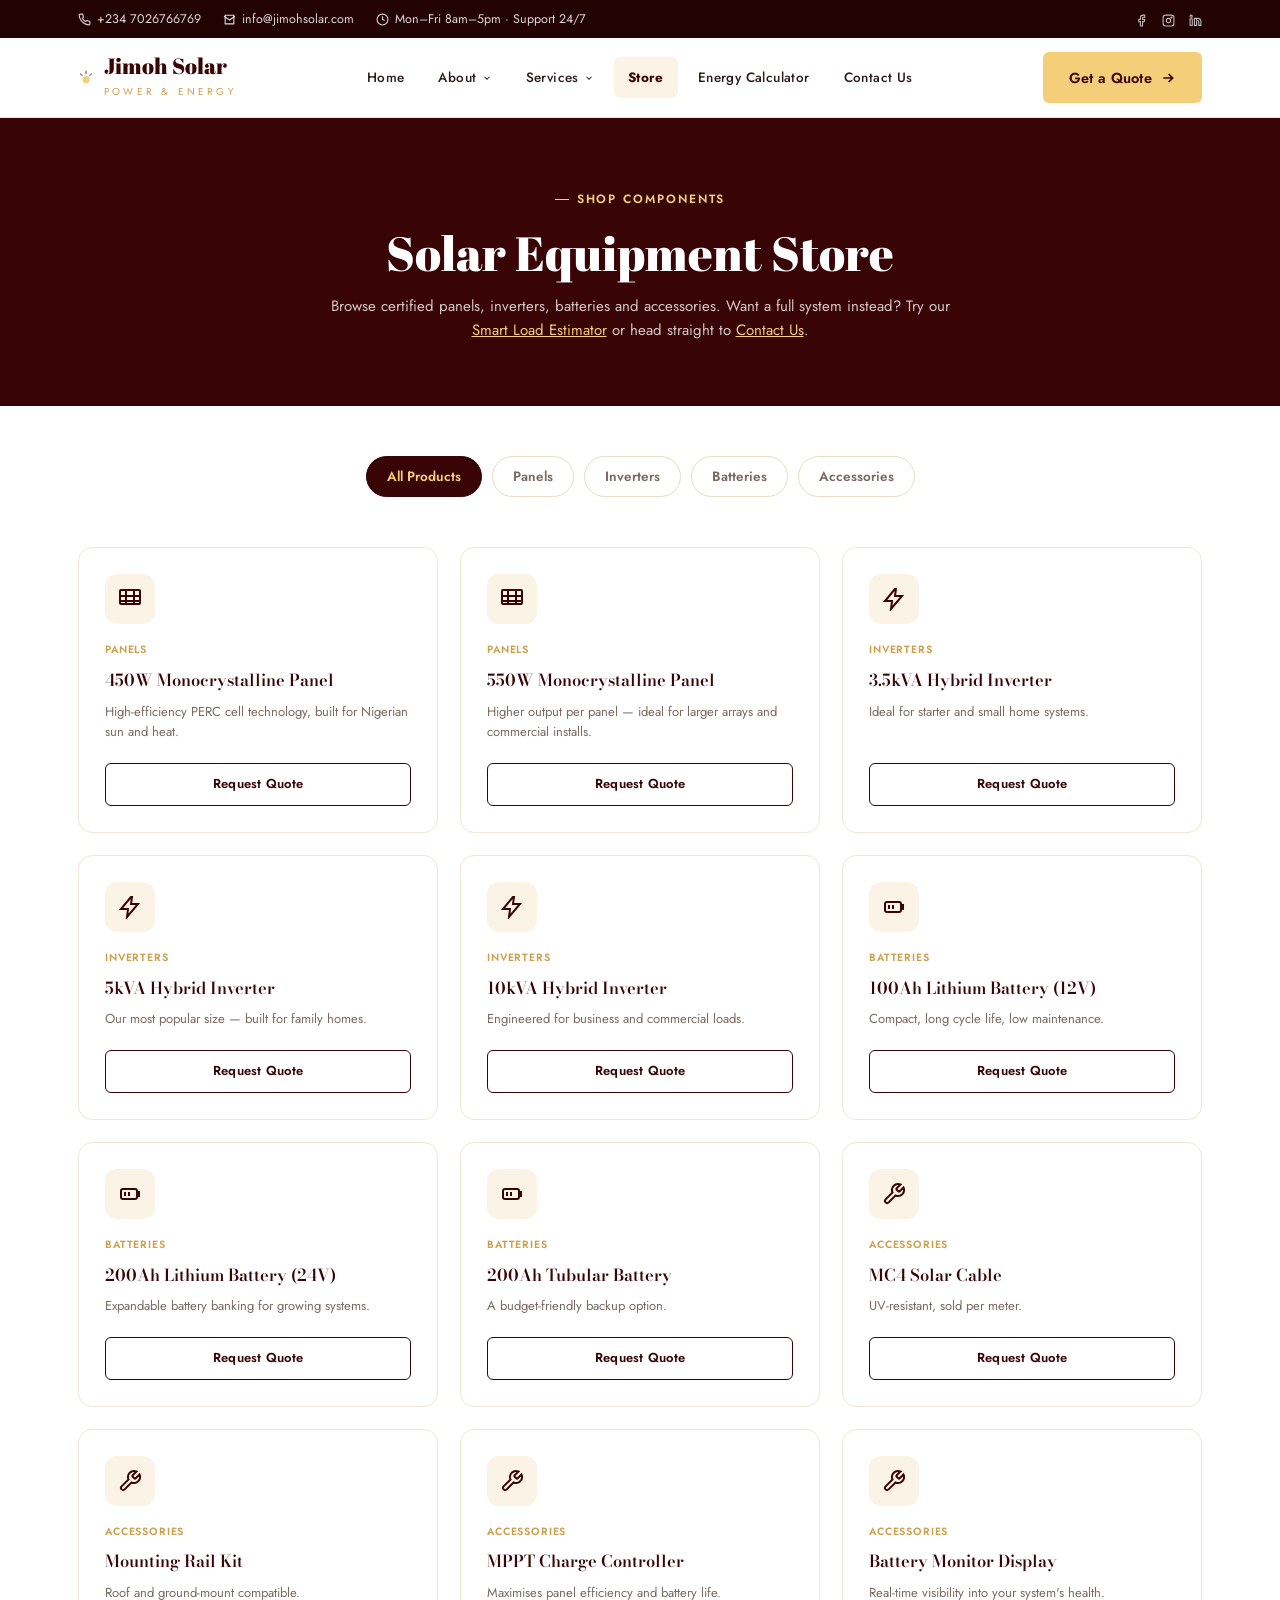
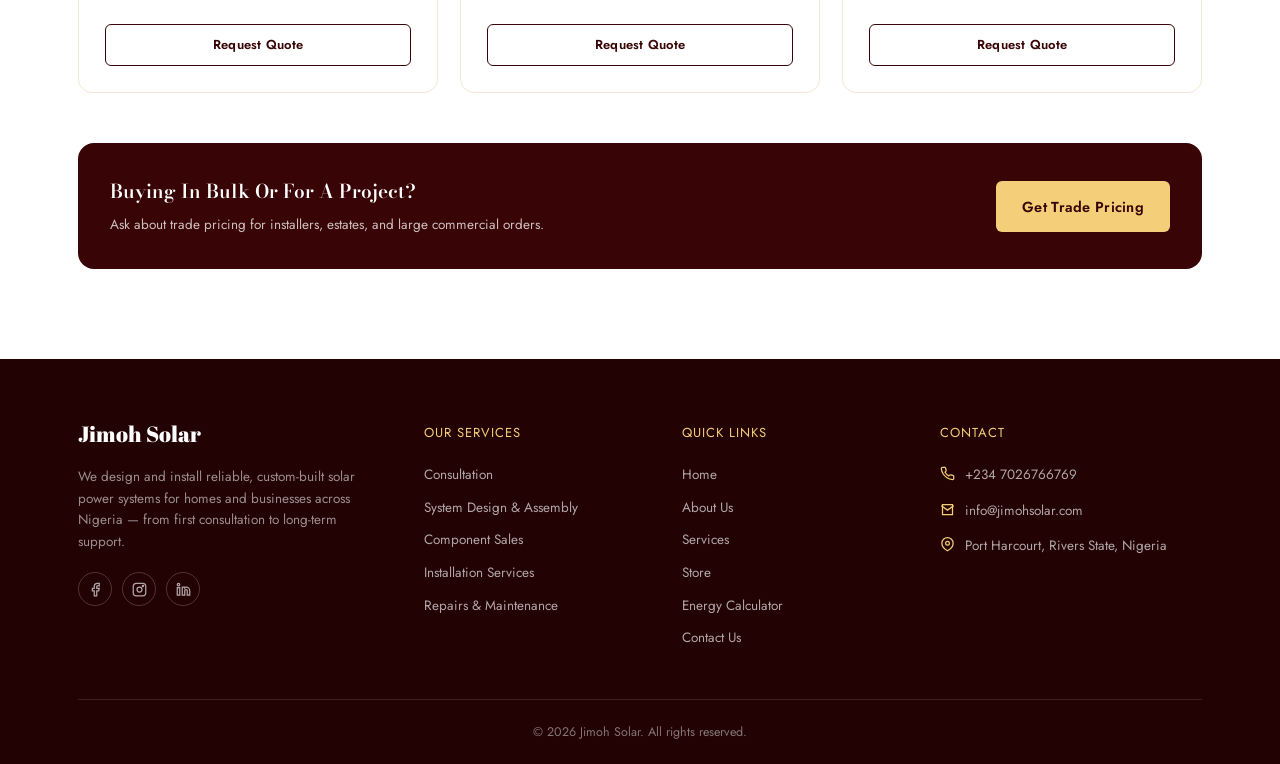
<file: store.html>
<!doctype html>
<html lang="en">
  <head>
    <meta charset="UTF-8" />
    <meta name="viewport" content="width=device-width, initial-scale=1.0" />
    <title>Solar Equipment Store | Jimoh Solar</title>
    <meta
      name="description"
      content="Browse certified solar panels, inverters, batteries, and accessories from Jimoh Solar. Request a quote on any component."
    />
    <link
      rel="icon"
      href="data:image/svg+xml,%3Csvg xmlns='http://www.w3.org/2000/svg' viewBox='0 0 34 34'%3E%3Crect width='34' height='34' fill='%23390405'/%3E%3Ccircle cx='17' cy='17' r='7' fill='%23f4ce79'/%3E%3C/svg%3E"
    />
    <link rel="preconnect" href="https://fonts.googleapis.com" />
    <link rel="preconnect" href="https://fonts.gstatic.com" crossorigin />
    <link
      href="https://fonts.googleapis.com/css2?family=Abril+Fatface&family=Bodoni+Moda:wght@400;500;600;700&family=Jost:wght@300;400;500;600;700&display=swap"
      rel="stylesheet"
    />
    <link rel="stylesheet" href="assets/css/base.css" />
    <link rel="stylesheet" href="assets/css/store.css" />
  </head>
  <body>
    <div id="site-header"></div>

    <section class="page-hero">
      <div class="wrap">
        <span class="eyebrow">Shop Components</span>
        <h1>Solar Equipment Store</h1>
        <p>
          Browse certified panels, inverters, batteries and accessories. Want a
          full system instead? Try our
          <a
            href="estimator.html"
            style="color: var(--gold); text-decoration: underline"
            >Smart Load Estimator</a
          >
          or head straight to
          <a
            href="contact.html"
            style="color: var(--gold); text-decoration: underline"
            >Contact Us</a
          >.
        </p>
      </div>
    </section>

    <section class="store-intro">
      <div class="wrap">
        <div class="filter-pills">
          <button class="filter-pill active" data-filter="all">
            All Products
          </button>
          <button class="filter-pill" data-filter="panels">Panels</button>
          <button class="filter-pill" data-filter="inverters">Inverters</button>
          <button class="filter-pill" data-filter="batteries">Batteries</button>
          <button class="filter-pill" data-filter="accessories">
            Accessories
          </button>
        </div>
      </div>
    </section>

    <section class="store-grid">
      <div class="wrap">
        <div class="product-grid" id="productGrid"></div>
      </div>
    </section>

    <section class="bulk-section">
      <div class="wrap">
        <div class="bulk-banner">
          <div>
            <h3>Buying In Bulk Or For A Project?</h3>
            <p>
              Ask about trade pricing for installers, estates, and large
              commercial orders.
            </p>
          </div>
          <a
            href="contact.html?product=Bulk%20%2F%20Wholesale%20Enquiry"
            class="btn btn-gold"
            >Get Trade Pricing</a
          >
        </div>
      </div>
    </section>

    <div id="site-footer"></div>

    <script src="assets/js/partials.js"></script>
    <script>
      loadPartials('store');
    </script>
    <script src="assets/js/store.js"></script>
    <script type="text/javascript">
      var Tawk_API = Tawk_API || {},
        Tawk_LoadStart = new Date();
      (function () {
        var s1 = document.createElement('script'),
          s0 = document.getElementsByTagName('script')[0];
        s1.async = true;
        s1.src = 'https://embed.tawk.to/6a3ef3ccbf47421d4a0ca175/default';
        s1.charset = 'UTF-8';
        s1.setAttribute('crossorigin', '*');
        s0.parentNode.insertBefore(s1, s0);
      })();
    </script>
  </body>
</html>
</file>
<file: assets/css/base.css>
/* =========================================================
   BASE.CSS — shared across every page
   Variables, reset, buttons, topbar, nav, footer,
   final CTA band, section headers, trust strip,
   "why us" icon-card grid, page-hero band, scroll-reveal,
   and small utilities. Page-specific styles (hero photo,
   services, calculator, team cards, etc.) live in their
   own files: home.css, estimator.css, about.css...
   ========================================================= */

:root {
  --espresso: #390405;
  --espresso-dark: #220203;
  --espresso-soft: #5a1012;
  --gold: #f4ce79;
  --gold-deep: #caa04f;
  --cream: #fbf3e6;
  --white: #ffffff;
  --ink: #2b1c1a;
  --ink-soft: #7a6a62;
  --font-display: 'Abril Fatface', serif;
  --font-serif: 'Bodoni Moda', serif;
  --font-sans: 'Jost', sans-serif;
  --maxw: 1180px;
  --radius: 10px;
}

* {
  box-sizing: border-box;
}
html {
  scroll-behavior: smooth;
}
body {
  margin: 0;
  font-family: var(--font-sans);
  color: var(--ink);
  background: var(--white);
  line-height: 1.6;
  -webkit-font-smoothing: antialiased;
}
img {
  max-width: 100%;
  display: block;
}
a {
  color: inherit;
  text-decoration: none;
}
ul {
  list-style: none;
  margin: 0;
  padding: 0;
}
h1,
h2,
h3,
h4 {
  margin: 0;
  font-weight: 400;
}
p {
  margin: 0;
}
button {
  font-family: inherit;
  cursor: pointer;
  border: none;
  background: none;
}
.wrap {
  max-width: var(--maxw);
  margin: 0 auto;
  padding: 0 28px;
}
a:focus-visible,
button:focus-visible,
input:focus-visible,
select:focus-visible {
  outline: 2px solid var(--gold-deep);
  outline-offset: 3px;
  border-radius: 4px;
}

/* ===== SVG safety net =====
   Every icon in this project already carries explicit
   width/height attributes in its markup. This is just a
   fallback so any svg that's missing one never renders at
   the browser's 300x150 default. */
svg {
  width: 1rem;
  height: 1rem;
  display: inline-block;
  vertical-align: middle;
  flex-shrink: 0;
}

/* ===== small utilities ===== */
.bg-cream {
  background: var(--cream);
}

.eyebrow {
  display: inline-flex;
  align-items: center;
  gap: 8px;
  font-family: var(--font-sans);
  font-size: 12px;
  font-weight: 600;
  letter-spacing: 0.16em;
  text-transform: uppercase;
  color: var(--gold-deep);
}
.eyebrow::before {
  content: '';
  width: 14px;
  height: 1px;
  background: var(--gold-deep);
  display: inline-block;
}

/* ===== shared centered section header (used on every page) ===== */
.section-head {
  text-align: center;
  max-width: 620px;
  margin: 0 auto 52px;
}
.section-head .eyebrow {
  justify-content: center;
  margin-bottom: 14px;
}
.section-head h2 {
  font-family: var(--font-serif);
  font-weight: 600;
  font-size: clamp(28px, 3.6vw, 40px);
  color: var(--espresso);
  margin-bottom: 14px;
}
.section-head p {
  color: var(--ink-soft);
  font-size: 15.5px;
}

/* ===== shared interior-page header band (About, future pages) ===== */
.page-hero {
  background: var(--espresso);
  color: var(--white);
  padding: 64px 0;
  text-align: center;
}
.page-hero .wrap {
  max-width: 680px;
}
.page-hero .eyebrow {
  justify-content: center;
  color: var(--gold);
}
.page-hero .eyebrow::before {
  background: var(--gold);
}
.page-hero h1 {
  font-family: var(--font-display);
  font-size: clamp(32px, 4.5vw, 48px);
  margin: 16px 0 14px;
  line-height: 1.15;
}
.page-hero p {
  color: rgba(255, 255, 255, 0.78);
  font-size: 15px;
}

/* ===== shared trust strip (homepage + about page) ===== */
.trust-strip {
  background: var(--cream);
  border-bottom: 1px solid #f1e7d4;
}
.trust-strip .wrap {
  display: grid;
  grid-template-columns: repeat(4, 1fr);
  padding: 30px 28px;
}
.trust-item {
  text-align: center;
  border-left: 1px solid #e7dcc6;
  padding: 4px 10px;
}
.trust-item:first-child {
  border-left: none;
}
.trust-item .num {
  font-family: var(--font-serif);
  font-size: clamp(22px, 3vw, 30px);
  font-weight: 600;
  color: var(--espresso);
}
.trust-item .label {
  font-size: 11.5px;
  letter-spacing: 0.05em;
  text-transform: uppercase;
  color: var(--ink-soft);
  margin-top: 4px;
}

/* ===== shared icon-card grid ("Why Us" pattern — homepage + about) ===== */
.why-us {
  padding: 90px 0;
}
.why-grid {
  display: grid;
  grid-template-columns: repeat(3, 1fr);
  gap: 26px;
}
.why-card {
  padding: 32px 28px;
  border: 1px solid #f1e7d4;
  border-radius: 14px;
  background: var(--white);
  transition:
    transform 0.2s ease,
    box-shadow 0.2s ease;
}
.why-card:hover {
  transform: translateY(-4px);
  box-shadow: 0 18px 36px rgba(57, 4, 5, 0.08);
}
.why-card .icon {
  width: 48px;
  height: 48px;
  border-radius: 10px;
  background: var(--espresso);
  display: flex;
  align-items: center;
  justify-content: center;
  margin-bottom: 20px;
}
.why-card .icon svg {
  width: 22px;
  height: 22px;
  color: var(--gold);
}
.why-card h3 {
  font-family: var(--font-serif);
  font-size: 18.5px;
  font-weight: 600;
  color: var(--espresso);
  margin-bottom: 10px;
}
.why-card p {
  font-size: 14px;
  color: var(--ink-soft);
}

/* ===== shared scroll-reveal animation primitive =====
   partials.js calls initScrollReveal() automatically on every
   page — any element with class="reveal" fades up into view. */
.reveal {
  opacity: 0;
  transform: translateY(16px);
  transition:
    opacity 0.6s ease,
    transform 0.6s ease;
}
.reveal.in {
  opacity: 1;
  transform: translateY(0);
}
@media (prefers-reduced-motion: reduce) {
  .reveal {
    opacity: 1;
    transform: none;
    transition: none;
  }
}

/* ===== shared form fields (estimator + contact pages) ===== */
.field-label {
  display: block;
  font-size: 13px;
  font-weight: 600;
  color: var(--espresso);
  margin-bottom: 7px;
}
.field-row {
  display: grid;
  grid-template-columns: 1fr 1fr;
  gap: 16px;
  margin-bottom: 18px;
}
.field-group {
  margin-bottom: 18px;
}
input[type='text'],
input[type='email'],
input[type='tel'],
select,
textarea {
  width: 100%;
  padding: 12px 14px;
  border: 1.5px solid #e7dcc6;
  border-radius: 8px;
  font-family: var(--font-sans);
  font-size: 14px;
  color: var(--ink);
  background: var(--white);
}
input:focus,
select:focus,
textarea:focus {
  outline: none;
  border-color: var(--espresso);
}
textarea {
  resize: vertical;
  min-height: 80px;
}
.consent-row {
  display: flex;
  align-items: flex-start;
  gap: 10px;
  font-size: 13px;
  color: var(--ink-soft);
  margin-bottom: 8px;
}
.consent-row input {
  width: auto;
  margin-top: 3px;
}
.error-text {
  color: #b3261e;
  font-size: 12.5px;
  margin-top: 8px;
  display: none;
}
.error-text.show {
  display: block;
}

/* ===== buttons (shared by every page) ===== */
.btn {
  display: inline-flex;
  align-items: center;
  justify-content: center;
  gap: 8px;
  padding: 14px 26px;
  border: none;
  border-radius: 6px;
  font-size: 14.5px;
  font-weight: 600;
  letter-spacing: 0.02em;
  transition:
    transform 0.15s ease,
    box-shadow 0.15s ease,
    background 0.15s ease;
}
.btn svg {
  width: 16px;
  height: 16px;
  flex-shrink: 0;
}
.btn-gold {
  background: var(--gold);
  color: var(--espresso);
}
.btn-gold:hover {
  background: var(--gold-deep);
  transform: translateY(-1px);
}
.btn-outline-light {
  border: 1.5px solid rgba(255, 255, 255, 0.55);
  color: var(--white);
}
.btn-outline-light:hover {
  background: rgba(255, 255, 255, 0.1);
  border-color: var(--white);
}
.btn-outline-dark {
  border: 1.5px solid var(--espresso);
  color: var(--espresso);
  background: none;
}
.btn-outline-dark:hover {
  background: var(--espresso);
  color: var(--white);
}
.btn-ghost {
  color: var(--ink-soft);
  font-weight: 500;
  background: none;
  border: none;
  padding: 14px 10px;
}
.btn-ghost:hover {
  color: var(--espresso);
}
.btn-small {
  padding: 10px 18px;
  font-size: 13px;
  width: 100%;
}
.btn[disabled] {
  opacity: 0.4;
  cursor: not-allowed;
  pointer-events: none;
}

/* ===== topbar ===== */
.topbar {
  background: var(--espresso-dark);
  color: rgba(255, 255, 255, 0.85);
  font-size: 12.5px;
}
.topbar .wrap {
  display: flex;
  justify-content: space-between;
  align-items: center;
  padding: 9px 28px;
  flex-wrap: wrap;
  gap: 6px;
}
.topbar-left {
  display: flex;
  gap: 22px;
  flex-wrap: wrap;
}
.topbar-left span,
.topbar-left a {
  display: inline-flex;
  align-items: center;
  gap: 6px;
}
.topbar-left svg,
.topbar-right svg {
  width: 13px;
  height: 13px;
}
.topbar-right {
  display: flex;
  gap: 14px;
  align-items: center;
}
.topbar-right a {
  opacity: 0.85;
}
.topbar-right a:hover {
  opacity: 1;
  color: var(--gold);
}

/* ===== nav ===== */
header.nav {
  position: sticky;
  top: 0;
  z-index: 50;
  background: var(--white);
  border-bottom: 1px solid #eee2cf;
}
.nav .wrap {
  display: flex;
  align-items: center;
  justify-content: space-between;
  padding: 14px 28px;
}
.logo {
  display: flex;
  align-items: center;
  gap: 10px;
}
.logo-text {
  font-family: var(--font-display);
  font-size: 22px;
  color: var(--espresso);
  line-height: 1;
}
.logo-sub {
  display: block;
  font-family: var(--font-sans);
  font-size: 10px;
  letter-spacing: 0.32em;
  color: var(--gold-deep);
  margin-top: 2px;
}
.nav-links {
  display: flex;
  align-items: center;
  gap: 6px;
}
.nav-links > li {
  position: relative;
}
.nav-links > li > a {
  display: flex;
  align-items: center;
  gap: 5px;
  padding: 10px 14px;
  font-size: 13.5px;
  font-weight: 500;
  letter-spacing: 0.03em;
  color: var(--ink);
  border-radius: 6px;
}
.nav-links > li > a:hover,
.nav-links > li.open > a {
  color: var(--espresso);
  background: var(--cream);
}
.nav-links > li > a.current {
  color: var(--espresso);
  font-weight: 700;
  background: var(--cream);
}
.nav-links .chev {
  width: 10px;
  height: 10px;
  transition: transform 0.15s ease;
}
.nav-links > li.open .chev {
  transform: rotate(180deg);
}
.dropdown {
  position: absolute;
  top: calc(100% + 8px);
  left: 0;
  min-width: 230px;
  background: var(--white);
  border: 1px solid #eee2cf;
  border-radius: 8px;
  box-shadow: 0 14px 30px rgba(57, 4, 5, 0.12);
  padding: 10px;
  opacity: 0;
  visibility: hidden;
  transform: translateY(6px);
  transition:
    opacity 0.15s ease,
    transform 0.15s ease,
    visibility 0.15s;
}
.nav-links > li:hover .dropdown,
.nav-links > li.open .dropdown {
  opacity: 1;
  visibility: visible;
  transform: translateY(0);
}
.dropdown a {
  display: block;
  padding: 9px 12px;
  font-size: 13.5px;
  color: var(--ink);
  border-radius: 6px;
}
.dropdown a:hover {
  background: var(--cream);
  color: var(--espresso);
}
.dropdown .dd-primary {
  font-weight: 600;
  color: var(--espresso);
  border-bottom: 1px solid #f1e7d4;
  margin-bottom: 4px;
  padding-bottom: 11px;
}
.nav-cta {
  display: flex;
  align-items: center;
  gap: 14px;
}
.burger {
  display: none;
  width: 26px;
  height: 20px;
  position: relative;
  flex-direction: column;
  justify-content: space-between;
  background: none;
  border: none;
  padding: 0;
}
.burger span {
  display: block;
  height: 2px;
  width: 100%;
  background: var(--espresso);
  border-radius: 2px;
}

/* ===== shared final CTA band (used on homepage + every interior page) ===== */
.final-cta {
  background: radial-gradient(
    circle at 30% 20%,
    var(--espresso-soft),
    var(--espresso) 60%
  );
  color: var(--white);
  padding: 80px 0;
  text-align: center;
}
.final-cta .eyebrow {
  justify-content: center;
  color: var(--gold);
}
.final-cta .eyebrow::before {
  background: var(--gold);
}
.final-cta h2 {
  font-family: var(--font-display);
  font-size: clamp(28px, 4vw, 44px);
  margin: 18px 0 14px;
}
.final-cta h2 em {
  color: var(--gold);
  font-style: normal;
}
.final-cta p {
  max-width: 560px;
  margin: 0 auto 32px;
  color: rgba(255, 255, 255, 0.78);
  font-size: 15.5px;
}
.final-actions {
  display: flex;
  justify-content: center;
  gap: 14px;
  flex-wrap: wrap;
  margin-bottom: 34px;
}
.final-contact {
  display: flex;
  justify-content: center;
  gap: 30px;
  flex-wrap: wrap;
  font-size: 13px;
  color: rgba(255, 255, 255, 0.7);
  border-top: 1px solid rgba(255, 255, 255, 0.15);
  padding-top: 26px;
  max-width: 640px;
  margin: 0 auto;
}
.final-contact span {
  display: inline-flex;
  align-items: center;
  gap: 7px;
}
.final-contact svg {
  width: 14px;
  height: 14px;
  color: var(--gold);
}

/* ===== footer ===== */
footer {
  background: var(--espresso-dark);
  color: rgba(255, 255, 255, 0.65);
  padding: 64px 0 0;
}
.footer-grid {
  display: grid;
  grid-template-columns: 1.4fr 1fr 1fr 1.2fr;
  gap: 40px;
  padding-bottom: 50px;
}
.footer-brand .logo-text {
  color: var(--white);
}
.footer-brand p {
  font-size: 13.5px;
  margin: 16px 0 20px;
  color: rgba(255, 255, 255, 0.55);
  max-width: 280px;
}
.social-row {
  display: flex;
  gap: 10px;
}
.social-row a {
  width: 34px;
  height: 34px;
  border-radius: 50%;
  border: 1px solid rgba(255, 255, 255, 0.2);
  display: flex;
  align-items: center;
  justify-content: center;
}
.social-row a svg {
  width: 15px;
  height: 15px;
}
.social-row a:hover {
  background: var(--gold);
  border-color: var(--gold);
  color: var(--espresso);
}
footer h4 {
  font-family: var(--font-sans);
  font-size: 13px;
  letter-spacing: 0.08em;
  text-transform: uppercase;
  color: var(--gold);
  margin-bottom: 20px;
}
footer .flinks {
  display: flex;
  flex-direction: column;
  gap: 11px;
  font-size: 13.5px;
}
footer .flinks a:hover {
  color: var(--gold);
}
.footer-contact li {
  display: flex;
  gap: 10px;
  font-size: 13.5px;
  margin-bottom: 14px;
  align-items: flex-start;
}
.footer-contact svg {
  width: 15px;
  height: 15px;
  color: var(--gold);
  margin-top: 2px;
  flex-shrink: 0;
}
.footer-bottom {
  border-top: 1px solid rgba(255, 255, 255, 0.12);
  padding: 22px 0;
  text-align: center;
  font-size: 12.5px;
  color: rgba(255, 255, 255, 0.45);
}

/* ===== shared responsive ===== */
@media (max-width: 980px) {
  .nav-links {
    display: none;
  }
  .burger {
    display: flex;
  }
  .nav-links.mobile-open {
    display: flex;
    flex-direction: column;
    position: absolute;
    top: 100%;
    left: 0;
    right: 0;
    background: var(--white);
    border-bottom: 1px solid #eee2cf;
    padding: 10px 20px 18px;
    box-shadow: 0 14px 24px rgba(0, 0, 0, 0.08);
  }
  .nav-links.mobile-open > li {
    width: 100%;
  }
  .nav-links.mobile-open > li > a {
    justify-content: space-between;
  }
  .nav-links.mobile-open .dropdown {
    position: static;
    opacity: 1;
    visibility: visible;
    transform: none;
    display: none;
    box-shadow: none;
    border: none;
    padding: 0 0 0 14px;
    margin-top: 4px;
  }
  .nav-links.mobile-open > li.open .dropdown {
    display: block;
  }
  .nav-cta .btn span {
    display: none;
  }
  .footer-grid {
    grid-template-columns: 1fr 1fr;
  }
  .why-grid {
    grid-template-columns: 1fr 1fr;
  }
}
@media (max-width: 640px) {
  .topbar-left span:nth-child(3) {
    display: none;
  }
  .footer-grid {
    grid-template-columns: 1fr;
    gap: 36px;
  }
  .final-contact {
    flex-direction: column;
    gap: 12px;
  }
  .why-grid {
    grid-template-columns: 1fr;
  }
  .trust-strip .wrap {
    grid-template-columns: 1fr 1fr;
    gap: 20px 0;
  }
  .trust-item {
    border-left: none;
    border-top: 1px solid #e7dcc6;
    padding-top: 14px;
  }
  .trust-item:nth-child(1),
  .trust-item:nth-child(2) {
    border-top: none;
  }
  .field-row {
    grid-template-columns: 1fr;
  }
}
</file>
<file: assets/css/home.css>
/* =========================================================
   HOME.CSS — styles unique to index.html
   (hero photo + mini-estimator, services, packages)

   Note: .section-head, .trust-strip, .why-us/.why-grid/.why-card,
   .reveal, and .final-cta all live in base.css now since they're
   reused on interior pages (about.html, etc).
   ========================================================= */

/* hero — background image with a dark espresso overlay for legibility.
   Drop your own photo at the project root named solar.png (recommended:
   a wide shot, 1600px+ wide, showing panels/install work — landscape,
   not too busy in the center since text sits on top of it). */
.hero {
  background-image:
    linear-gradient(
      160deg,
      rgba(57, 4, 5, 0.33) 0%,
      rgba(90, 16, 18, 0.38) 100%
    ),
    url(../images/solar.png);
  background-size: cover;
  background-position: center;
  background-repeat: no-repeat;
  color: var(--white);
  padding: 78px 0 90px;
  overflow: hidden;
  position: relative;
}
.hero .wrap {
  display: grid;
  grid-template-columns: 1.05fr 0.95fr;
  gap: 56px;
  align-items: center;
}
.hero-eyebrow {
  display: inline-flex;
  align-items: center;
  gap: 8px;
  font-size: 12px;
  font-weight: 600;
  letter-spacing: 0.16em;
  text-transform: uppercase;
  color: var(--gold);
  background: rgba(244, 206, 121, 0.12);
  border: 1px solid rgba(244, 206, 121, 0.3);
  padding: 7px 14px;
  border-radius: 30px;
  margin-bottom: 24px;
}
.hero h1 {
  font-family: var(--font-display);
  font-size: clamp(36px, 5.2vw, 58px);
  line-height: 1.12;
  margin-bottom: 22px;
}
.hero h1 em {
  color: var(--gold);
  font-style: normal;
}
.hero p.lead {
  font-size: 16.5px;
  color: rgba(255, 255, 255, 0.78);
  max-width: 480px;
  margin-bottom: 32px;
}
.hero-actions {
  display: flex;
  gap: 14px;
  flex-wrap: wrap;
  margin-bottom: 36px;
}
.hero-trust {
  display: flex;
  gap: 26px;
  flex-wrap: wrap;
}
.hero-trust div {
  font-size: 12.5px;
  color: rgba(255, 255, 255, 0.65);
  display: flex;
  align-items: center;
  gap: 7px;
}
.hero-trust svg {
  width: 14px;
  height: 14px;
  color: var(--gold);
}

/* hero mini-estimator card */
.estimator-card {
  background: var(--cream);
  color: var(--ink);
  border-radius: 16px;
  padding: 28px;
  box-shadow: 0 30px 60px rgba(0, 0, 0, 0.35);
}
.estimator-card .e-tag {
  display: inline-flex;
  align-items: center;
  gap: 6px;
  font-size: 11px;
  font-weight: 700;
  letter-spacing: 0.1em;
  text-transform: uppercase;
  color: var(--espresso);
  background: var(--gold);
  padding: 5px 11px;
  border-radius: 20px;
  margin-bottom: 16px;
}
.estimator-card h3 {
  font-family: var(--font-serif);
  font-size: 21px;
  font-weight: 600;
  color: var(--espresso);
  margin-bottom: 6px;
}
.estimator-card .e-sub {
  font-size: 13.5px;
  color: var(--ink-soft);
  margin-bottom: 20px;
}
.est-options {
  display: grid;
  grid-template-columns: 1fr 1fr;
  gap: 10px;
  margin-bottom: 6px;
}
.est-option {
  text-align: left;
  background: var(--white);
  border: 1.5px solid #e7dcc6;
  border-radius: 10px;
  padding: 12px 14px;
  font-family: var(--font-sans);
  transition:
    border-color 0.15s ease,
    background 0.15s ease;
}
.est-option strong {
  display: block;
  font-size: 13.5px;
  color: var(--ink);
  font-weight: 600;
}
.est-option span {
  display: block;
  font-size: 11.5px;
  color: var(--ink-soft);
  margin-top: 2px;
}
.est-option:hover {
  border-color: var(--gold-deep);
}
.est-option.active {
  border-color: var(--espresso);
  background: #fff8ea;
}
.est-option.active strong {
  color: var(--espresso);
}
.estimator-result {
  margin-top: 18px;
  padding-top: 18px;
  border-top: 1px dashed #e7dcc6;
}
.estimator-result .r-label {
  font-size: 11.5px;
  letter-spacing: 0.06em;
  text-transform: uppercase;
  color: var(--ink-soft);
  margin-bottom: 6px;
}
.estimator-result .r-tier {
  font-family: var(--font-serif);
  font-size: 19px;
  font-weight: 600;
  color: var(--espresso);
  margin-bottom: 6px;
}
.estimator-result .r-desc {
  font-size: 13px;
  color: var(--ink-soft);
  margin-bottom: 14px;
}
.estimator-note {
  font-size: 11.5px;
  color: var(--ink-soft);
  margin-top: 16px;
  text-align: center;
}

/* services */
.services {
  background: var(--cream);
  padding: 90px 0;
}
.services-grid {
  display: grid;
  grid-template-columns: repeat(3, 1fr);
  gap: 22px;
}
.service-card {
  background: var(--white);
  border-radius: 14px;
  padding: 28px 26px;
  border: 1px solid #f1e7d4;
}
.service-card .icon {
  width: 42px;
  height: 42px;
  border-radius: 10px;
  background: var(--gold);
  display: flex;
  align-items: center;
  justify-content: center;
  margin-bottom: 18px;
}
.service-card .icon svg {
  width: 20px;
  height: 20px;
  color: var(--espresso);
}
.service-card h3 {
  font-family: var(--font-serif);
  font-size: 17px;
  font-weight: 600;
  color: var(--espresso);
  margin-bottom: 8px;
}
.service-card p {
  font-size: 13.5px;
  color: var(--ink-soft);
  margin-bottom: 14px;
}
.service-card ul {
  display: flex;
  flex-direction: column;
  gap: 7px;
  margin-bottom: 18px;
}
.service-card ul li {
  display: flex;
  gap: 8px;
  align-items: flex-start;
  font-size: 13px;
  color: var(--ink);
}
.service-card ul li svg {
  width: 13px;
  height: 13px;
  color: var(--gold-deep);
  margin-top: 3px;
  flex-shrink: 0;
}
.service-card .learn {
  font-size: 13px;
  font-weight: 600;
  color: var(--espresso);
  display: inline-flex;
  align-items: center;
  gap: 5px;
}
.service-card .learn svg {
  width: 13px;
  height: 13px;
}

/* packages */
.packages {
  padding: 90px 0;
}
.pkg-grid {
  display: grid;
  grid-template-columns: repeat(3, 1fr);
  gap: 24px;
}
.pkg-card {
  border: 1.5px solid #f1e7d4;
  border-radius: 16px;
  padding: 32px 28px;
  position: relative;
  display: flex;
  flex-direction: column;
}
.pkg-card.popular {
  border-color: var(--espresso);
  box-shadow: 0 20px 44px rgba(57, 4, 5, 0.12);
}
.pkg-badge {
  position: absolute;
  top: -13px;
  right: 28px;
  background: var(--espresso);
  color: var(--gold);
  font-size: 11px;
  font-weight: 700;
  letter-spacing: 0.06em;
  text-transform: uppercase;
  padding: 6px 13px;
  border-radius: 20px;
}
.pkg-card h3 {
  font-family: var(--font-serif);
  font-size: 21px;
  font-weight: 600;
  color: var(--espresso);
  margin-bottom: 6px;
}
.pkg-card .pkg-for {
  font-size: 13px;
  color: var(--ink-soft);
  margin-bottom: 20px;
}
.pkg-specs {
  display: flex;
  flex-direction: column;
  gap: 11px;
  margin-bottom: 22px;
  flex-grow: 1;
}
.pkg-specs li {
  display: flex;
  gap: 9px;
  font-size: 13.5px;
  color: var(--ink);
  align-items: flex-start;
}
.pkg-specs li svg {
  width: 14px;
  height: 14px;
  color: var(--gold-deep);
  margin-top: 3px;
  flex-shrink: 0;
}
.pkg-specs b {
  color: var(--espresso);
}

@media (max-width: 980px) {
  .hero .wrap {
    grid-template-columns: 1fr;
  }
  .hero {
    padding: 40px 0 60px;
  }
  .hero-trust {
    display: none;
  }
  .services-grid,
  .pkg-grid {
    grid-template-columns: 1fr 1fr;
  }
}
@media (max-width: 640px) {
  .services-grid,
  .pkg-grid {
    grid-template-columns: 1fr;
  }
  .est-options {
    grid-template-columns: 1fr 1fr;
  }
}
</file>
<file: assets/css/about.css>
/* =========================================================
   ABOUT.CSS — styles unique to about.html only.
   (.page-hero, .section-head, .trust-strip, .why-grid/.why-card
   and .final-cta are reused from base.css — see partials.js
   notes for why those live there instead of here.)
   ========================================================= */

.story-section {
  padding: 90px 0;
}
.story-grid {
  display: grid;
  grid-template-columns: 1fr 1fr;
  gap: 56px;
  align-items: center;
}
.story-text .eyebrow {
  margin-bottom: 14px;
}
.story-text h2 {
  font-family: var(--font-serif);
  font-size: clamp(26px, 3.2vw, 36px);
  font-weight: 600;
  color: var(--espresso);
  margin-bottom: 18px;
}
.story-text p {
  color: var(--ink-soft);
  font-size: 15px;
  margin-bottom: 16px;
}

.story-visual {
  background: linear-gradient(
    160deg,
    var(--espresso) 0%,
    var(--espresso-soft) 100%
  );
  border-radius: 18px;
  padding: 48px 36px;
  color: var(--white);
  text-align: center;
}
.story-visual .big-stat {
  font-family: var(--font-display);
  font-size: 48px;
  color: var(--gold);
  margin-bottom: 8px;
  line-height: 1;
}
.story-visual p {
  color: rgba(255, 255, 255, 0.75);
  font-size: 14px;
  margin: 0;
}
.story-visual .divider {
  height: 1px;
  background: rgba(255, 255, 255, 0.15);
  margin: 28px 0;
}

/* team cards — reused for both Board of Directors and Management */
.team-section {
  padding: 90px 0;
}
.team-grid {
  display: grid;
  grid-template-columns: repeat(auto-fit, minmax(220px, 1fr));
  gap: 22px;
}
.team-card {
  background: var(--white);
  border: 1px solid #f1e7d4;
  border-radius: 14px;
  padding: 30px 24px;
  text-align: center;
}
.team-card .avatar {
  width: 64px;
  height: 64px;
  border-radius: 50%;
  background: var(--espresso);
  color: var(--gold);
  display: flex;
  align-items: center;
  justify-content: center;
  font-family: var(--font-serif);
  font-size: 19px;
  font-weight: 600;
  margin: 0 auto 16px;
}
.team-card h3 {
  font-family: var(--font-serif);
  font-size: 17px;
  font-weight: 600;
  color: var(--espresso);
  margin-bottom: 4px;
}
.team-card .role {
  display: block;
  font-size: 11.5px;
  letter-spacing: 0.06em;
  text-transform: uppercase;
  color: var(--gold-deep);
  font-weight: 600;
  margin-bottom: 10px;
}
.team-card p {
  font-size: 13.5px;
  color: var(--ink-soft);
}

@media (max-width: 980px) {
  .story-grid {
    grid-template-columns: 1fr;
  }
}
@media (max-width: 640px) {
  .story-section,
  .team-section {
    padding: 60px 0;
  }
}
</file>
<file: assets/css/contact.css>
/* =========================================================
   CONTACT.CSS — styles unique to contact.html only.
   (.page-hero, .section-head, .field-row/.field-label/inputs/
   .consent-row/.error-text are reused from base.css.)
   ========================================================= */

/* contact method cards — pulled up to overlap the page-hero slightly */
.contact-methods {
  padding: 0 0 80px;
  margin-top: -40px;
  position: relative;
  z-index: 2;
}
.methods-grid {
  display: grid;
  grid-template-columns: repeat(3, 1fr);
  gap: 20px;
}
.method-card {
  background: var(--white);
  border: 1px solid #f1e7d4;
  border-radius: 16px;
  padding: 28px 24px;
  text-align: center;
  box-shadow: 0 16px 36px rgba(57, 4, 5, 0.1);
}
.method-card .icon {
  width: 46px;
  height: 46px;
  border-radius: 12px;
  background: var(--espresso);
  display: flex;
  align-items: center;
  justify-content: center;
  margin: 0 auto 16px;
}
.method-card .icon svg {
  width: 22px;
  height: 22px;
  color: var(--gold);
}
.method-card h3 {
  font-family: var(--font-sans);
  font-size: 12px;
  letter-spacing: 0.08em;
  text-transform: uppercase;
  color: var(--gold-deep);
  font-weight: 600;
  margin-bottom: 8px;
}
.method-card .value {
  font-family: var(--font-serif);
  font-size: 17px;
  color: var(--espresso);
  font-weight: 600;
  margin-bottom: 4px;
}
.method-card .hint {
  font-size: 12.5px;
  color: var(--ink-soft);
  margin-bottom: 16px;
}

/* main layout: form + sidebar */
.contact-main {
  padding: 0 0 90px;
}
.contact-layout {
  display: grid;
  grid-template-columns: 1.4fr 1fr;
  gap: 32px;
  align-items: start;
}

.form-panel {
  background: var(--white);
  border: 1px solid #f1e7d4;
  border-radius: 18px;
  padding: 36px;
}
.form-panel h2 {
  font-family: var(--font-serif);
  font-size: 22px;
  font-weight: 600;
  color: var(--espresso);
  margin-bottom: 6px;
}
.form-panel .sub {
  font-size: 13.5px;
  color: var(--ink-soft);
  margin-bottom: 26px;
}

.interest-grid {
  display: grid;
  grid-template-columns: 1fr 1fr;
  gap: 10px;
  margin-bottom: 20px;
}
.interest-item {
  display: flex;
  align-items: center;
  gap: 10px;
  padding: 11px 14px;
  border: 1.5px solid #e7dcc6;
  border-radius: 10px;
  font-size: 13.5px;
  color: var(--ink);
  cursor: pointer;
  transition: border-color 0.15s ease;
}
.interest-item:hover {
  border-color: var(--gold-deep);
}
.interest-item input {
  width: auto;
  margin: 0;
  flex-shrink: 0;
}

.form-note {
  display: none;
  align-items: center;
  gap: 8px;
  background: var(--cream);
  color: var(--espresso);
  border-radius: 8px;
  padding: 12px 14px;
  font-size: 13px;
  margin-top: 14px;
}
.form-note.show {
  display: flex;
}
.form-note svg {
  width: 16px;
  height: 16px;
  color: var(--gold-deep);
  flex-shrink: 0;
}

/* sidebar */
.sidebar {
  display: flex;
  flex-direction: column;
}
.sidebar-card {
  border-radius: 16px;
  padding: 26px;
  margin-bottom: 20px;
}
.sidebar-card:last-child {
  margin-bottom: 0;
}
.sidebar-card.whatsapp {
  background: #1f9e56;
  color: var(--white);
}
.sidebar-card.whatsapp h3 {
  font-family: var(--font-serif);
  font-size: 16px;
  font-weight: 600;
  margin-bottom: 6px;
}
.sidebar-card.whatsapp p {
  font-size: 13px;
  color: rgba(255, 255, 255, 0.85);
  margin-bottom: 16px;
}
.sidebar-card.whatsapp .btn {
  background: var(--white);
  color: #1f9e56;
  width: 100%;
}
.sidebar-card.whatsapp .btn:hover {
  background: rgba(255, 255, 255, 0.9);
}

.sidebar-card.details {
  background: var(--cream);
}
.sidebar-card.details h3 {
  font-family: var(--font-sans);
  font-size: 12px;
  letter-spacing: 0.08em;
  text-transform: uppercase;
  color: var(--gold-deep);
  font-weight: 600;
  margin-bottom: 16px;
}
.sidebar-card.details ul li {
  display: flex;
  gap: 10px;
  font-size: 13.5px;
  color: var(--ink);
  margin-bottom: 14px;
  align-items: flex-start;
}
.sidebar-card.details ul li:last-child {
  margin-bottom: 0;
}
.sidebar-card.details ul li svg {
  width: 15px;
  height: 15px;
  color: var(--espresso);
  margin-top: 2px;
  flex-shrink: 0;
}
.sidebar-card.details ul li b {
  display: block;
  color: var(--espresso);
}

.sidebar-card.quick-action {
  border: 1.5px solid #e7dcc6;
  background: var(--white);
  text-align: center;
}
.sidebar-card.quick-action p {
  font-size: 12.5px;
  color: var(--ink-soft);
  margin: 10px 0 16px;
}
.sidebar-card.quick-action .btn {
  width: 100%;
}

/* FAQ */
.faq-section {
  padding: 0 0 90px;
}
.faq-list {
  max-width: 760px;
  margin: 0 auto;
}
.faq-item {
  border: 1px solid #f1e7d4;
  border-radius: 12px;
  margin-bottom: 12px;
}
.faq-question {
  width: 100%;
  display: flex;
  justify-content: space-between;
  align-items: center;
  gap: 12px;
  padding: 18px 20px;
  text-align: left;
  font-size: 14.5px;
  font-weight: 600;
  color: var(--espresso);
  background: var(--white);
  border-radius: 12px;
}
.faq-question svg {
  width: 16px;
  height: 16px;
  flex-shrink: 0;
  transition: transform 0.2s ease;
}
.faq-item.open .faq-question svg {
  transform: rotate(180deg);
}
.faq-answer {
  max-height: 0;
  overflow: hidden;
  transition: max-height 0.25s ease;
}
.faq-answer-inner {
  padding: 0 20px 18px;
  font-size: 13.5px;
  color: var(--ink-soft);
}

@media (max-width: 980px) {
  .methods-grid {
    grid-template-columns: 1fr;
  }
  .contact-layout {
    grid-template-columns: 1fr;
  }
}
@media (max-width: 640px) {
  .interest-grid {
    grid-template-columns: 1fr;
  }
  .form-panel {
    padding: 26px 20px;
  }
}
</file>
<file: assets/css/estimator.css>
/* =========================================================
   ESTIMATOR.CSS — styles unique to estimator.html
   (stepper, calculator card, appliance list, report)
   ========================================================= */

.calc-page {
  background: var(--cream);
  padding: 56px 0 100px;
}
.calc-intro {
  text-align: center;
  max-width: 640px;
  margin: 0 auto 46px;
}
.calc-intro h1 {
  font-family: var(--font-display);
  font-size: clamp(32px, 4.5vw, 46px);
  color: var(--espresso);
  margin: 14px 0 12px;
}
.calc-intro p {
  color: var(--ink-soft);
  font-size: 15.5px;
}

.stepper {
  display: flex;
  align-items: flex-start;
  justify-content: center;
  margin: 0 auto 40px;
  max-width: 780px;
}
.step-node {
  display: flex;
  flex-direction: column;
  align-items: center;
  gap: 8px;
  flex: 0 0 auto;
  width: 96px;
}
.node-circle {
  width: 34px;
  height: 34px;
  border-radius: 50%;
  background: var(--white);
  border: 2px solid #e7dcc6;
  display: flex;
  align-items: center;
  justify-content: center;
  font-family: var(--font-serif);
  font-weight: 600;
  color: var(--ink-soft);
  font-size: 14px;
  transition: all 0.2s ease;
}
.node-label {
  font-size: 11px;
  text-align: center;
  color: var(--ink-soft);
  letter-spacing: 0.02em;
}
.step-node.active .node-circle {
  background: var(--espresso);
  border-color: var(--espresso);
  color: var(--gold);
}
.step-node.active .node-label {
  color: var(--espresso);
  font-weight: 600;
}
.step-node.done .node-circle {
  background: var(--gold);
  border-color: var(--gold);
  color: var(--espresso);
}
.step-line {
  flex: 1 1 auto;
  height: 2px;
  background: #e7dcc6;
  margin-top: 17px;
  transition: background 0.3s ease;
}
.step-line.done {
  background: var(--gold);
}

.calc-card {
  background: var(--white);
  border-radius: 18px;
  border: 1px solid #f1e7d4;
  box-shadow: 0 24px 50px rgba(57, 4, 5, 0.08);
  padding: 42px;
  max-width: 820px;
  margin: 0 auto;
}
.calc-step {
  display: none;
}
.calc-step.active {
  display: block;
  animation: fadeIn 0.35s ease;
}
@keyframes fadeIn {
  from {
    opacity: 0;
    transform: translateY(8px);
  }
  to {
    opacity: 1;
    transform: translateY(0);
  }
}
.calc-step h2 {
  font-family: var(--font-serif);
  font-size: 24px;
  font-weight: 600;
  color: var(--espresso);
  margin-bottom: 6px;
}
.step-sub {
  color: var(--ink-soft);
  font-size: 14px;
  margin-bottom: 26px;
}

.appliance-cat {
  margin-bottom: 22px;
}
.appliance-cat h4 {
  font-size: 12px;
  letter-spacing: 0.1em;
  text-transform: uppercase;
  color: var(--gold-deep);
  margin-bottom: 8px;
  font-weight: 600;
}
.appliance-row {
  display: flex;
  align-items: center;
  justify-content: space-between;
  padding: 11px 4px;
  border-bottom: 1px solid #f4ece0;
}
.appliance-cat:last-child .appliance-row:last-child {
  border-bottom: none;
}
.appliance-info strong {
  display: block;
  font-size: 14.5px;
  color: var(--ink);
}
.appliance-info span {
  font-size: 12px;
  color: var(--ink-soft);
}
.qty-control {
  display: flex;
  align-items: center;
  gap: 14px;
}
.qty-btn {
  width: 30px;
  height: 30px;
  border-radius: 8px;
  border: 1.5px solid #e7dcc6;
  display: flex;
  align-items: center;
  justify-content: center;
  font-size: 16px;
  color: var(--espresso);
  font-weight: 600;
  background: var(--white);
  line-height: 1;
}
.qty-btn:hover {
  border-color: var(--gold-deep);
  background: var(--cream);
}
.qty-val {
  min-width: 20px;
  text-align: center;
  font-weight: 600;
  color: var(--espresso);
  font-family: var(--font-serif);
}
.appliance-hint {
  font-size: 12.5px;
  color: var(--ink-soft);
  margin-top: 6px;
  margin-bottom: 18px;
}

.total-bar {
  position: sticky;
  bottom: 14px;
  background: var(--espresso);
  color: var(--white);
  border-radius: 12px;
  padding: 16px 22px;
  display: flex;
  justify-content: space-between;
  align-items: center;
  margin-top: 16px;
  box-shadow: 0 14px 30px rgba(57, 4, 5, 0.25);
}
.total-bar .label {
  font-size: 12px;
  color: rgba(255, 255, 255, 0.7);
  letter-spacing: 0.04em;
  text-transform: uppercase;
}
.total-bar .value {
  font-family: var(--font-serif);
  font-size: 22px;
  color: var(--gold);
  font-weight: 600;
}

.opt-grid {
  display: grid;
  grid-template-columns: repeat(2, 1fr);
  gap: 12px;
  margin-bottom: 24px;
}
.opt-card {
  text-align: left;
  background: var(--white);
  border: 1.5px solid #e7dcc6;
  border-radius: 10px;
  padding: 14px 16px;
  transition: all 0.15s ease;
}
.opt-card strong {
  display: block;
  font-size: 14px;
  color: var(--ink);
}
.opt-card span {
  display: block;
  font-size: 12px;
  color: var(--ink-soft);
  margin-top: 3px;
}
.opt-card:hover {
  border-color: var(--gold-deep);
}
.opt-card.active {
  border-color: var(--espresso);
  background: #fff8ea;
}
.opt-card.active strong {
  color: var(--espresso);
}
.q-label {
  display: block;
  font-size: 13.5px;
  font-weight: 600;
  color: var(--espresso);
  margin-bottom: 12px;
}

.field-label {
  display: block;
  font-size: 13px;
  font-weight: 600;
  color: var(--espresso);
  margin-bottom: 7px;
}
.field-row {
  display: grid;
  grid-template-columns: 1fr 1fr;
  gap: 16px;
  margin-bottom: 18px;
}
.field-group {
  margin-bottom: 18px;
}
input[type='text'],
input[type='email'],
input[type='tel'],
select,
textarea {
  width: 100%;
  padding: 12px 14px;
  border: 1.5px solid #e7dcc6;
  border-radius: 8px;
  font-family: var(--font-sans);
  font-size: 14px;
  color: var(--ink);
  background: var(--white);
}
input:focus,
select:focus,
textarea:focus {
  outline: none;
  border-color: var(--espresso);
}
textarea {
  resize: vertical;
  min-height: 80px;
}
.consent-row {
  display: flex;
  align-items: flex-start;
  gap: 10px;
  font-size: 13px;
  color: var(--ink-soft);
  margin-bottom: 8px;
}
.consent-row input {
  width: auto;
  margin-top: 3px;
}
.error-text {
  color: #b3261e;
  font-size: 12.5px;
  margin-top: 8px;
  display: none;
}
.error-text.show {
  display: block;
}

.calc-nav {
  display: flex;
  justify-content: space-between;
  align-items: center;
  margin-top: 30px;
  gap: 14px;
}
.calc-nav .spacer {
  flex: 1;
}

.analysis-wrap {
  text-align: center;
  padding: 20px 0 6px;
}
.spinner-ring {
  width: 60px;
  height: 60px;
  border-radius: 50%;
  border: 5px solid #f1e7d4;
  border-top-color: var(--espresso);
  margin: 0 auto 24px;
  animation: spin 1s linear infinite;
}
@keyframes spin {
  to {
    transform: rotate(360deg);
  }
}
.analysis-list {
  max-width: 380px;
  margin: 22px auto 22px;
  text-align: left;
}
.analysis-list li {
  display: flex;
  align-items: center;
  gap: 10px;
  font-size: 13.5px;
  color: var(--ink-soft);
  padding: 7px 0;
}
.analysis-list li .dot {
  width: 18px;
  height: 18px;
  border-radius: 50%;
  border: 1.5px solid #e7dcc6;
  flex-shrink: 0;
  display: flex;
  align-items: center;
  justify-content: center;
  transition: all 0.2s ease;
}
.analysis-list li.done {
  color: var(--espresso);
  font-weight: 500;
}
.analysis-list li.done .dot {
  background: var(--gold);
  border-color: var(--gold);
}
.analysis-list li.done .dot svg {
  width: 11px;
  height: 11px;
  color: var(--espresso);
}
.progress-track {
  height: 6px;
  background: #f1e7d4;
  border-radius: 10px;
  overflow: hidden;
  max-width: 380px;
  margin: 0 auto;
}
.progress-fill {
  height: 100%;
  width: 0%;
  background: var(--gold);
  transition: width 0.5s ease;
}

.report-head {
  text-align: center;
  margin-bottom: 28px;
}
.report-head h2 {
  margin-bottom: 6px;
}
.report-grid {
  display: grid;
  grid-template-columns: repeat(2, 1fr);
  gap: 14px;
  margin-bottom: 24px;
}
.report-card {
  background: var(--cream);
  border-radius: 12px;
  padding: 20px;
  text-align: center;
}
.report-card .r-icon {
  width: 36px;
  height: 36px;
  border-radius: 9px;
  background: var(--espresso);
  display: flex;
  align-items: center;
  justify-content: center;
  margin: 0 auto 12px;
}
.report-card .r-icon svg {
  width: 18px;
  height: 18px;
  color: var(--gold);
}
.report-card .r-label {
  font-size: 11px;
  letter-spacing: 0.05em;
  text-transform: uppercase;
  color: var(--ink-soft);
  margin-bottom: 6px;
}
.report-card .r-value {
  font-family: var(--font-serif);
  font-size: 19px;
  font-weight: 600;
  color: var(--espresso);
}
.report-total {
  text-align: center;
  font-size: 13.5px;
  color: var(--ink-soft);
  margin-bottom: 22px;
}
.report-total b {
  color: var(--espresso);
}
.report-disclaimer {
  font-size: 12.5px;
  color: var(--ink-soft);
  background: var(--cream);
  border-radius: 10px;
  padding: 14px 16px;
  margin-bottom: 24px;
}
.report-cta {
  display: flex;
  gap: 12px;
  flex-wrap: wrap;
  margin-bottom: 18px;
}
.report-cta .btn {
  flex: 1;
}
.report-secondary {
  display: flex;
  justify-content: space-between;
  align-items: center;
  flex-wrap: wrap;
  gap: 10px;
  font-size: 13px;
  padding-top: 14px;
  border-top: 1px solid #f1e7d4;
}
.report-secondary a {
  color: var(--espresso);
  font-weight: 600;
}
.start-over {
  color: var(--ink-soft) !important;
  font-weight: 500 !important;
  background: none;
  border: none;
  font-size: 13px;
}
.start-over:hover {
  color: var(--espresso) !important;
}

@media (max-width: 640px) {
  .node-label {
    display: none;
  }
  .step-node {
    width: auto;
  }
  .calc-card {
    padding: 26px 18px;
  }
  .opt-grid {
    grid-template-columns: 1fr;
  }
  .field-row {
    grid-template-columns: 1fr;
  }
  .report-cta {
    flex-direction: column;
  }
}
</file>
<file: assets/css/services.css>
/* =========================================================
   SERVICES.CSS — styles unique to services.html only.
   (.page-hero, .section-head, .why-grid/.why-card, .final-cta
   are reused from base.css.)
   ========================================================= */

/* process strip */
.process {
  padding: 80px 0;
  background: var(--cream);
}
.process-grid {
  display: grid;
  grid-template-columns: repeat(5, 1fr);
  gap: 18px;
}
.process-step {
  text-align: center;
  padding: 0 6px;
}
.process-step .num {
  width: 46px;
  height: 46px;
  border-radius: 50%;
  background: var(--espresso);
  color: var(--gold);
  font-family: var(--font-serif);
  font-weight: 600;
  font-size: 17px;
  display: flex;
  align-items: center;
  justify-content: center;
  margin: 0 auto 16px;
}
.process-step h3 {
  font-family: var(--font-serif);
  font-size: 15.5px;
  font-weight: 600;
  color: var(--espresso);
  margin-bottom: 6px;
}
.process-step p {
  font-size: 12.5px;
  color: var(--ink-soft);
}

/* detailed service sections */
.service-detail {
  padding: 70px 0;
}
.service-detail.alt {
  background: var(--cream);
}
.service-detail .wrap {
  display: grid;
  grid-template-columns: auto 1fr;
  gap: 32px;
  align-items: start;
  max-width: 880px;
}
.service-detail .icon-badge {
  width: 56px;
  height: 56px;
  border-radius: 14px;
  background: var(--espresso);
  display: flex;
  align-items: center;
  justify-content: center;
  flex-shrink: 0;
}
.service-detail .icon-badge svg {
  width: 26px;
  height: 26px;
  color: var(--gold);
}
.service-detail h2 {
  font-family: var(--font-serif);
  font-size: clamp(22px, 2.8vw, 28px);
  font-weight: 600;
  color: var(--espresso);
  margin-bottom: 10px;
}
.service-detail .desc {
  font-size: 14.5px;
  color: var(--ink-soft);
  margin-bottom: 18px;
  max-width: 560px;
}
.service-detail .bullets {
  display: grid;
  grid-template-columns: 1fr 1fr;
  gap: 10px 24px;
  margin-bottom: 8px;
}
.service-detail .bullets li {
  display: flex;
  gap: 8px;
  font-size: 13.5px;
  color: var(--ink);
  align-items: flex-start;
}
.service-detail .bullets li svg {
  width: 14px;
  height: 14px;
  color: var(--gold-deep);
  margin-top: 3px;
  flex-shrink: 0;
}
.service-detail .cta-row {
  margin-top: 20px;
}

@media (max-width: 980px) {
  .process-grid {
    grid-template-columns: repeat(3, 1fr);
    gap: 30px 18px;
  }
}
@media (max-width: 640px) {
  .process-grid {
    grid-template-columns: 1fr;
    gap: 28px;
  }
  .service-detail {
    padding: 50px 0;
  }
  .service-detail .wrap {
    grid-template-columns: 1fr;
  }
  .service-detail .bullets {
    grid-template-columns: 1fr;
  }
}
</file>
<file: assets/css/store.css>
/* =========================================================
   STORE.CSS — styles unique to store.html only.
   (.page-hero, .section-head are reused from base.css.)
   ========================================================= */

.store-intro {
  padding: 50px 0 0;
}
.filter-pills {
  display: flex;
  gap: 10px;
  justify-content: center;
  flex-wrap: wrap;
  margin-bottom: 50px;
}
.filter-pill {
  padding: 10px 20px;
  border: 1.5px solid #e7dcc6;
  border-radius: 30px;
  font-size: 13.5px;
  font-weight: 600;
  color: var(--ink-soft);
  background: var(--white);
  transition: all 0.15s ease;
}
.filter-pill:hover {
  border-color: var(--gold-deep);
}
.filter-pill.active {
  background: var(--espresso);
  color: var(--gold);
  border-color: var(--espresso);
}

.store-grid {
  padding: 0 0 50px;
}
.product-grid {
  display: grid;
  grid-template-columns: repeat(3, 1fr);
  gap: 22px;
}
.product-card {
  background: var(--white);
  border: 1px solid #f1e7d4;
  border-radius: 14px;
  padding: 26px;
  display: flex;
  flex-direction: column;
  transition:
    transform 0.2s ease,
    box-shadow 0.2s ease;
}
.product-card:hover {
  transform: translateY(-3px);
  box-shadow: 0 16px 32px rgba(57, 4, 5, 0.08);
}
.product-card .icon {
  width: 50px;
  height: 50px;
  border-radius: 12px;
  background: var(--cream);
  display: flex;
  align-items: center;
  justify-content: center;
  margin-bottom: 18px;
}
.product-card .icon svg {
  width: 24px;
  height: 24px;
  color: var(--espresso);
}
.product-card .cat-tag {
  font-size: 10.5px;
  letter-spacing: 0.08em;
  text-transform: uppercase;
  color: var(--gold-deep);
  font-weight: 600;
  margin-bottom: 8px;
}
.product-card h3 {
  font-family: var(--font-serif);
  font-size: 16.5px;
  font-weight: 600;
  color: var(--espresso);
  margin-bottom: 8px;
}
.product-card p {
  font-size: 13px;
  color: var(--ink-soft);
  margin-bottom: 20px;
  flex-grow: 1;
}
.product-card .btn {
  width: 100%;
}

.bulk-section {
  padding: 0 0 90px;
}
.bulk-banner {
  background: var(--espresso);
  color: var(--white);
  border-radius: 16px;
  padding: 34px 32px;
  display: flex;
  justify-content: space-between;
  align-items: center;
  gap: 24px;
  flex-wrap: wrap;
}
.bulk-banner h3 {
  font-family: var(--font-serif);
  font-size: 19px;
  font-weight: 600;
  margin-bottom: 6px;
}
.bulk-banner p {
  font-size: 13.5px;
  color: rgba(255, 255, 255, 0.75);
}

@media (max-width: 980px) {
  .product-grid {
    grid-template-columns: 1fr 1fr;
  }
}
@media (max-width: 640px) {
  .product-grid {
    grid-template-columns: 1fr;
  }
  .bulk-banner {
    flex-direction: column;
    text-align: center;
  }
  .filter-pills {
    gap: 8px;
  }
  .filter-pill {
    padding: 8px 14px;
    font-size: 12.5px;
  }
}
</file>
